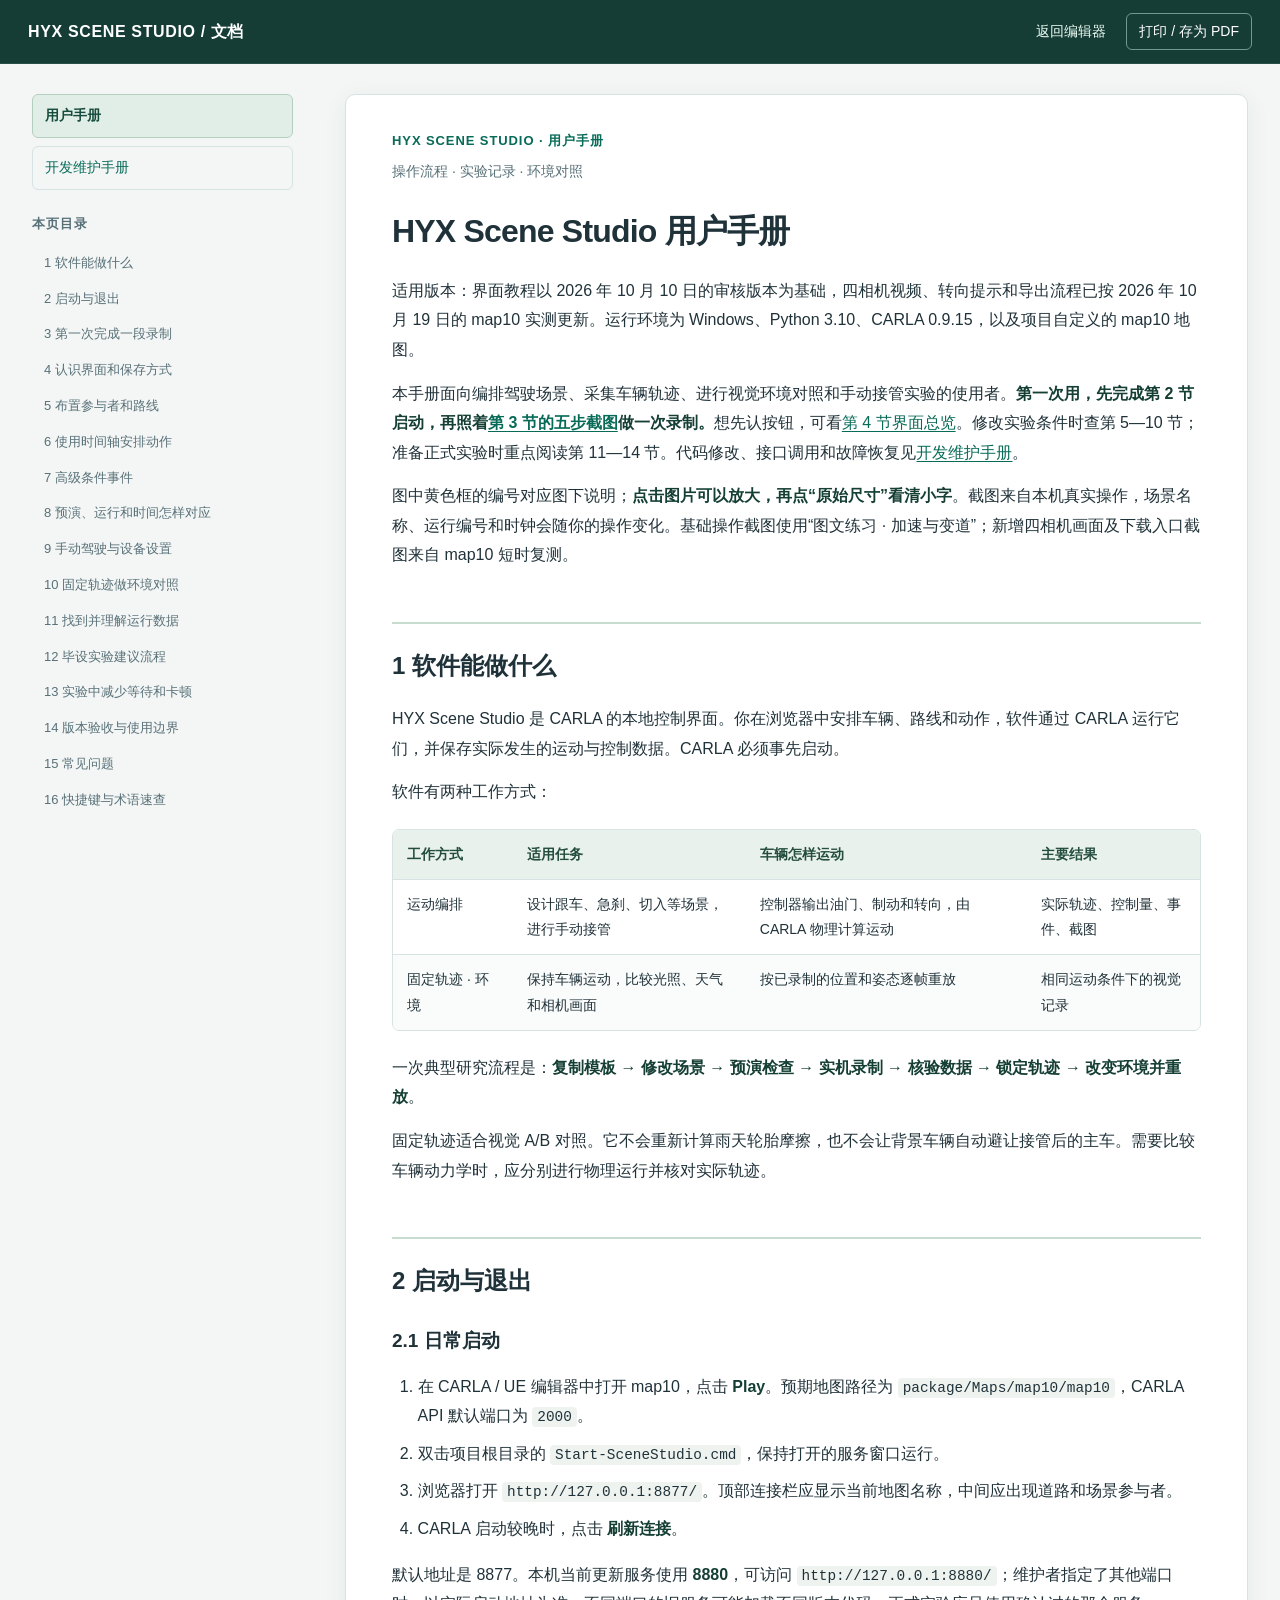
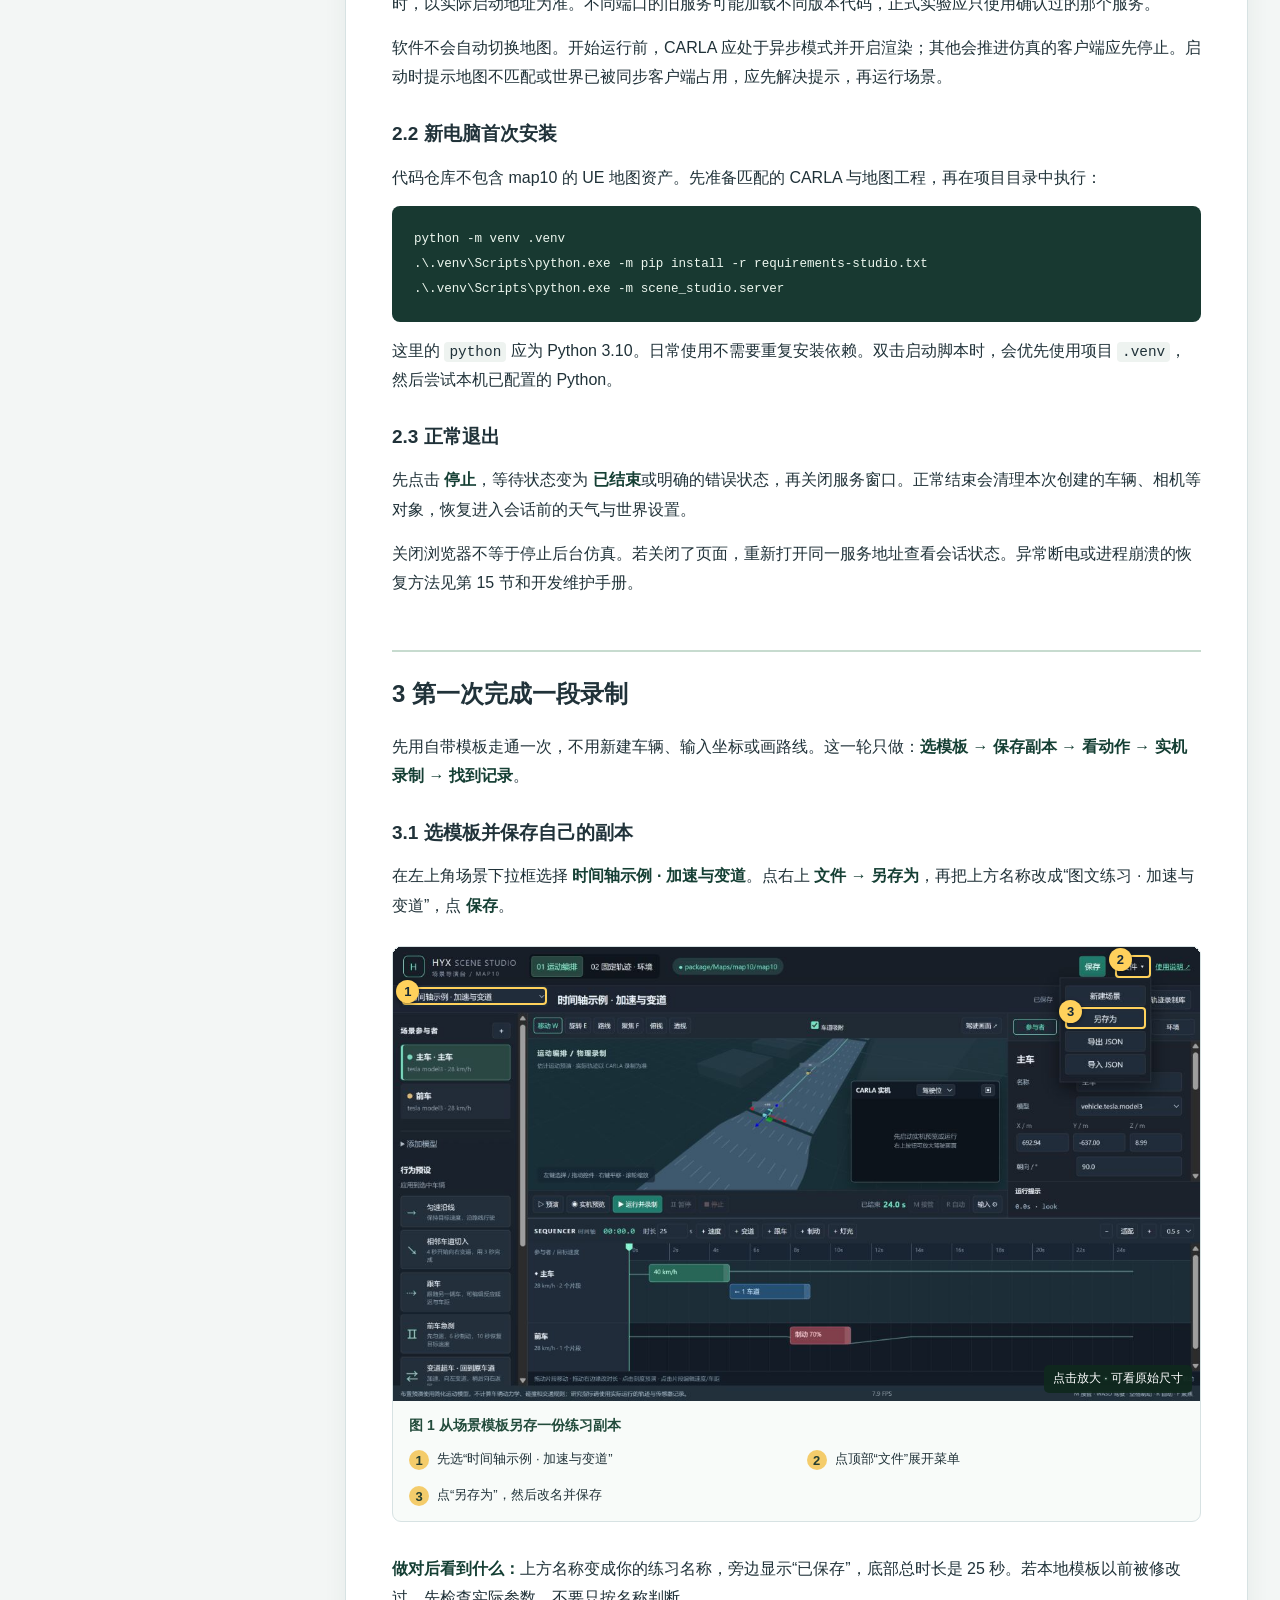
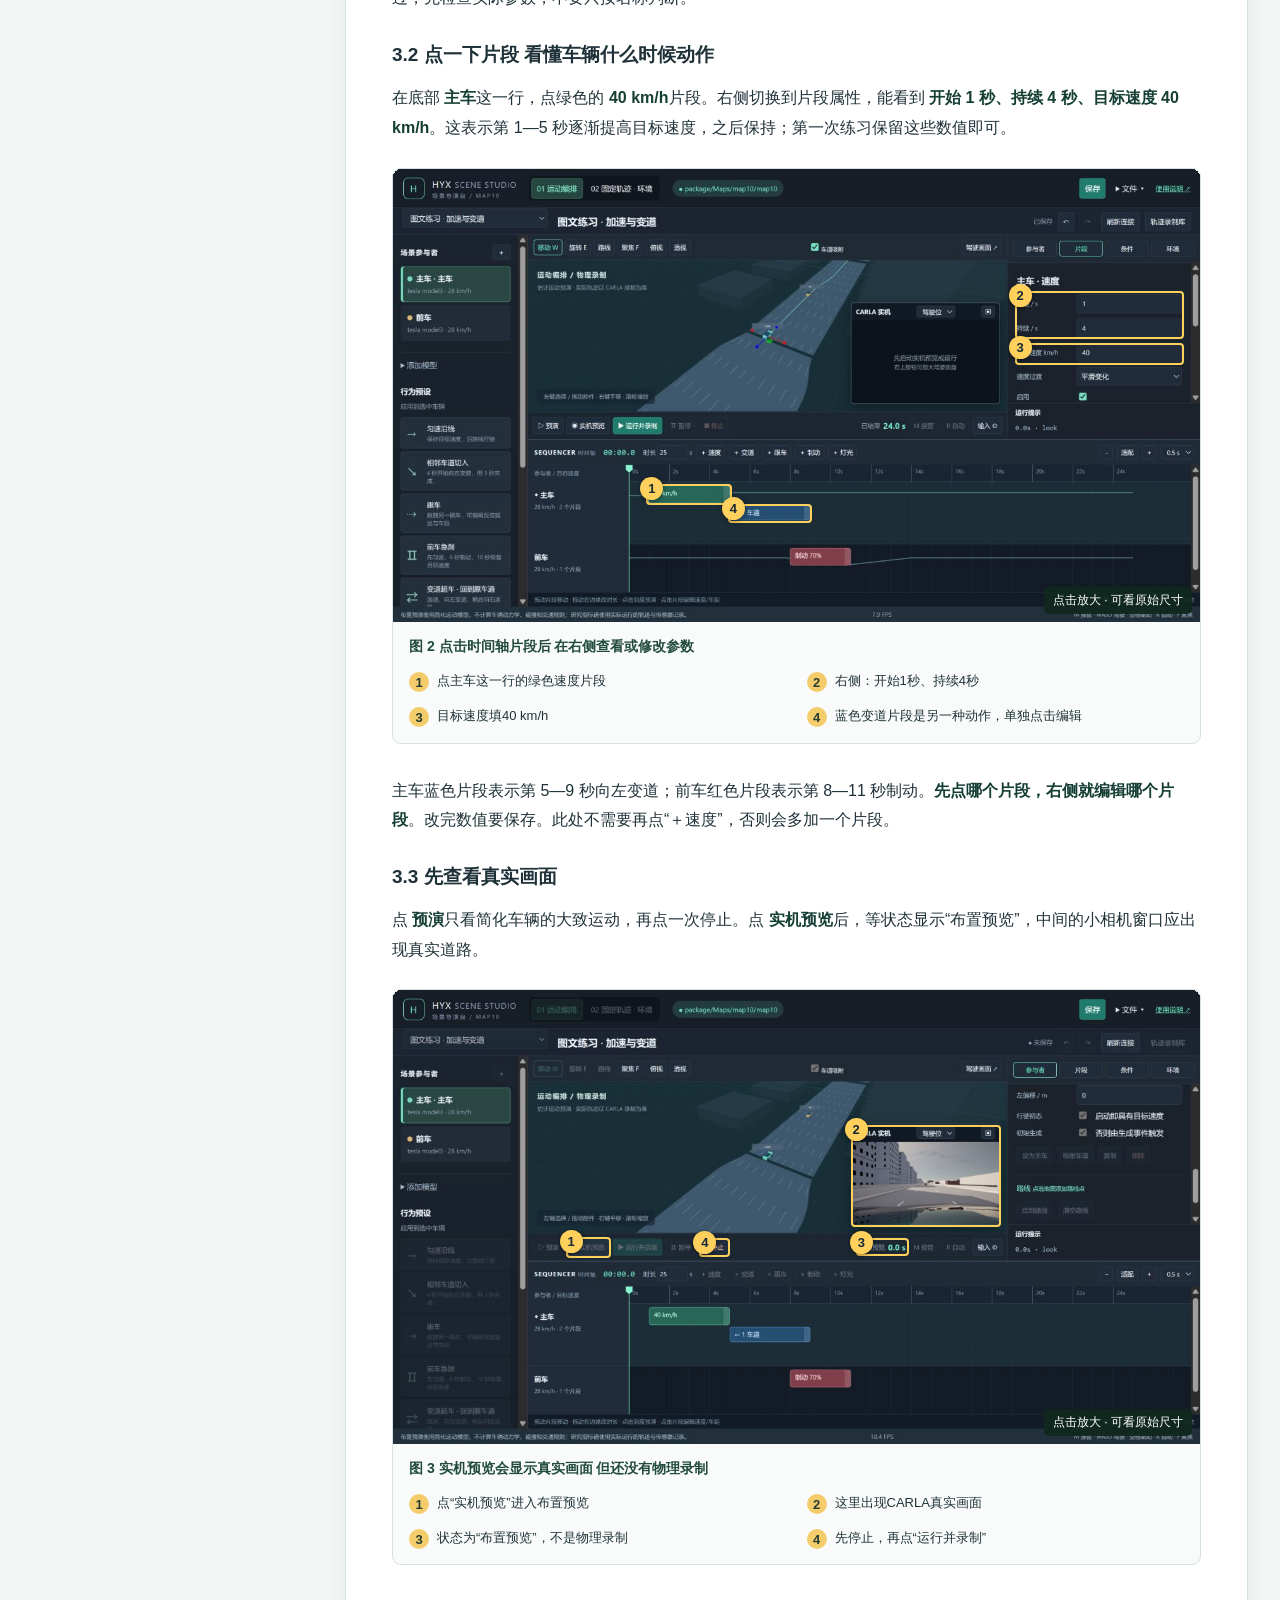
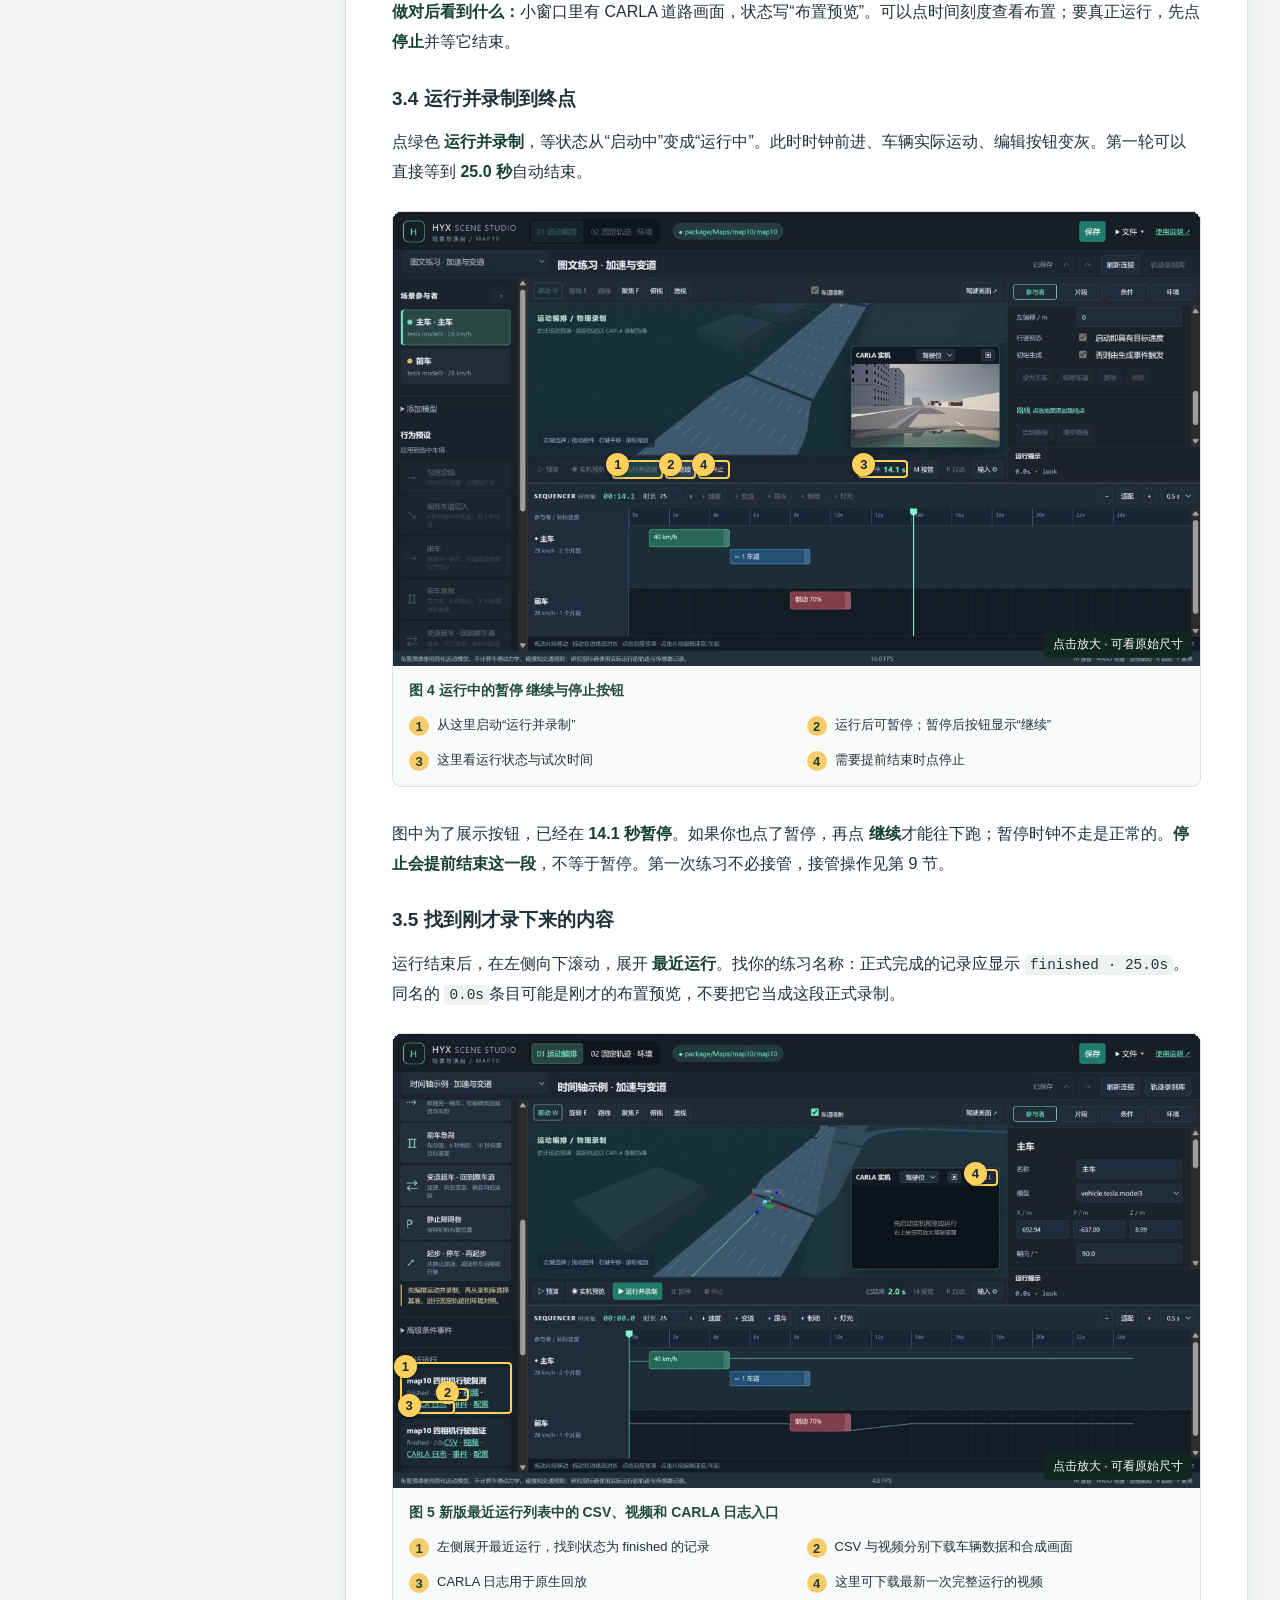
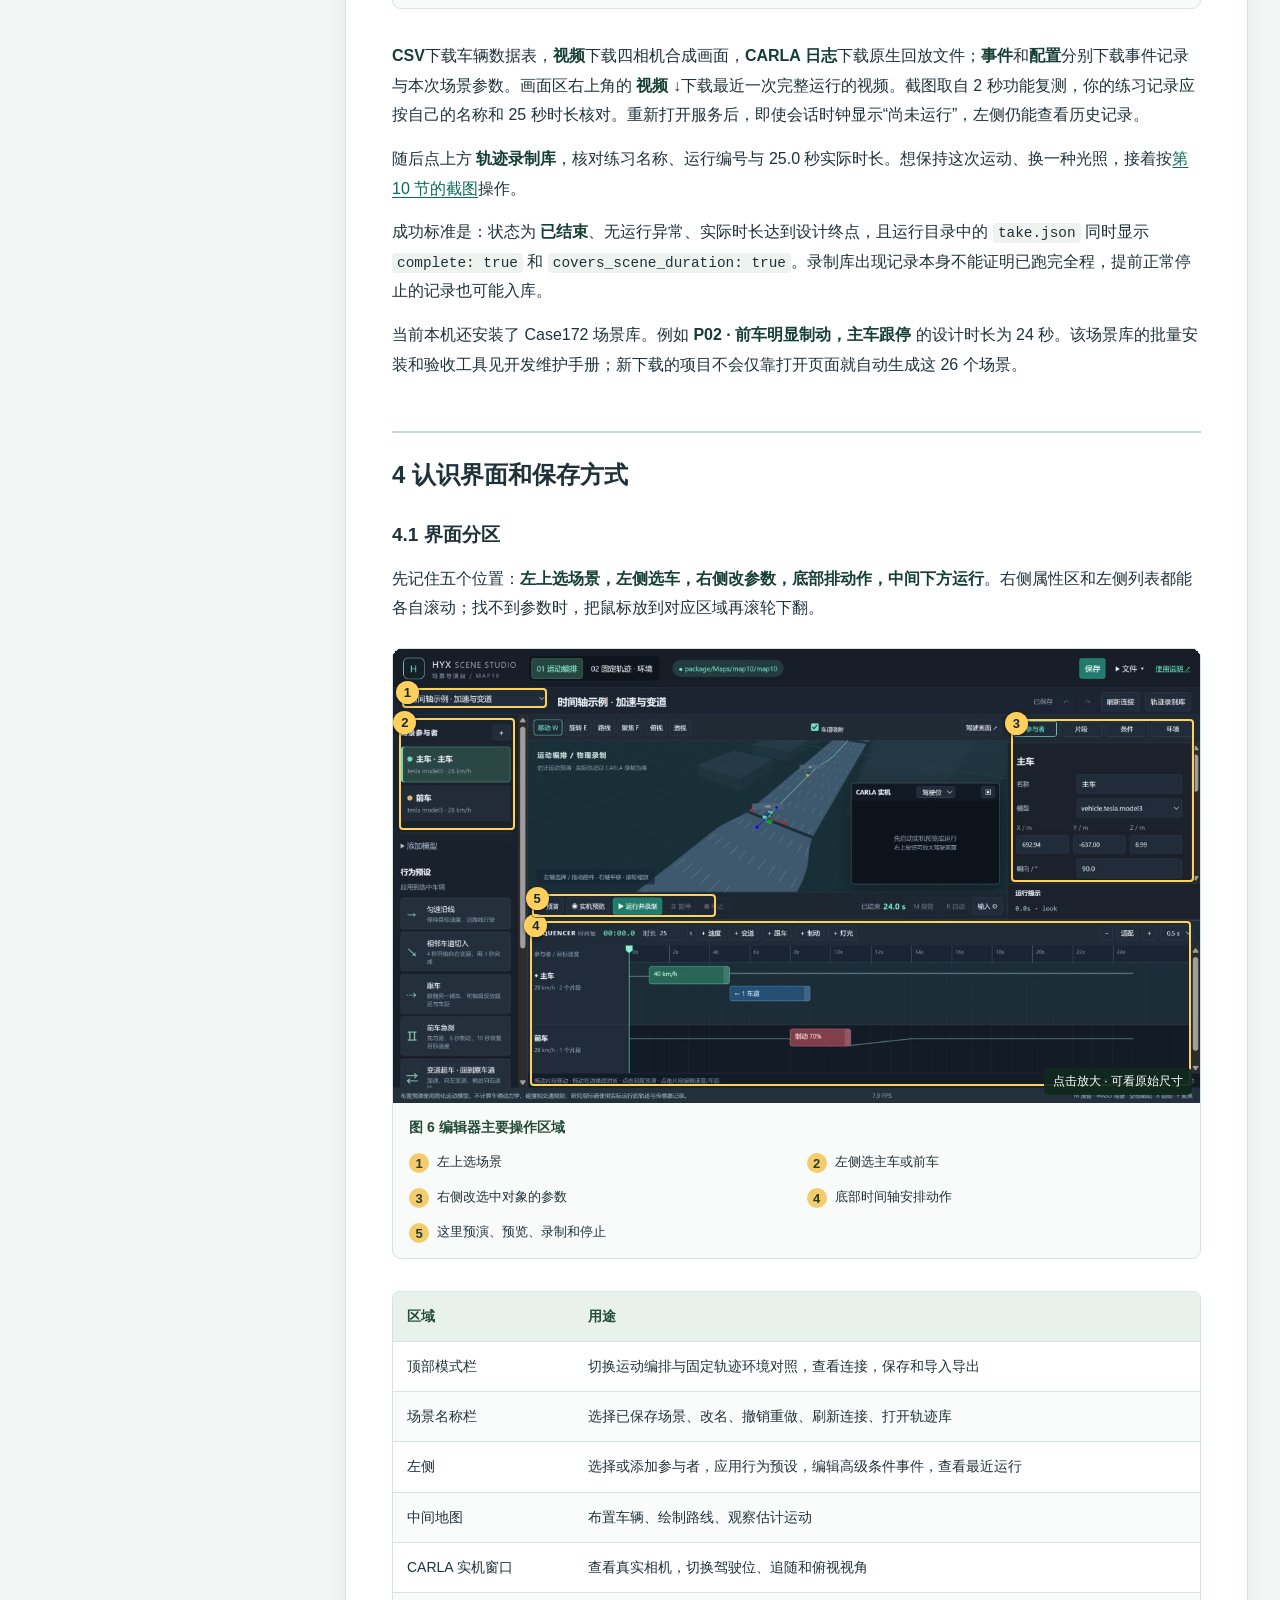
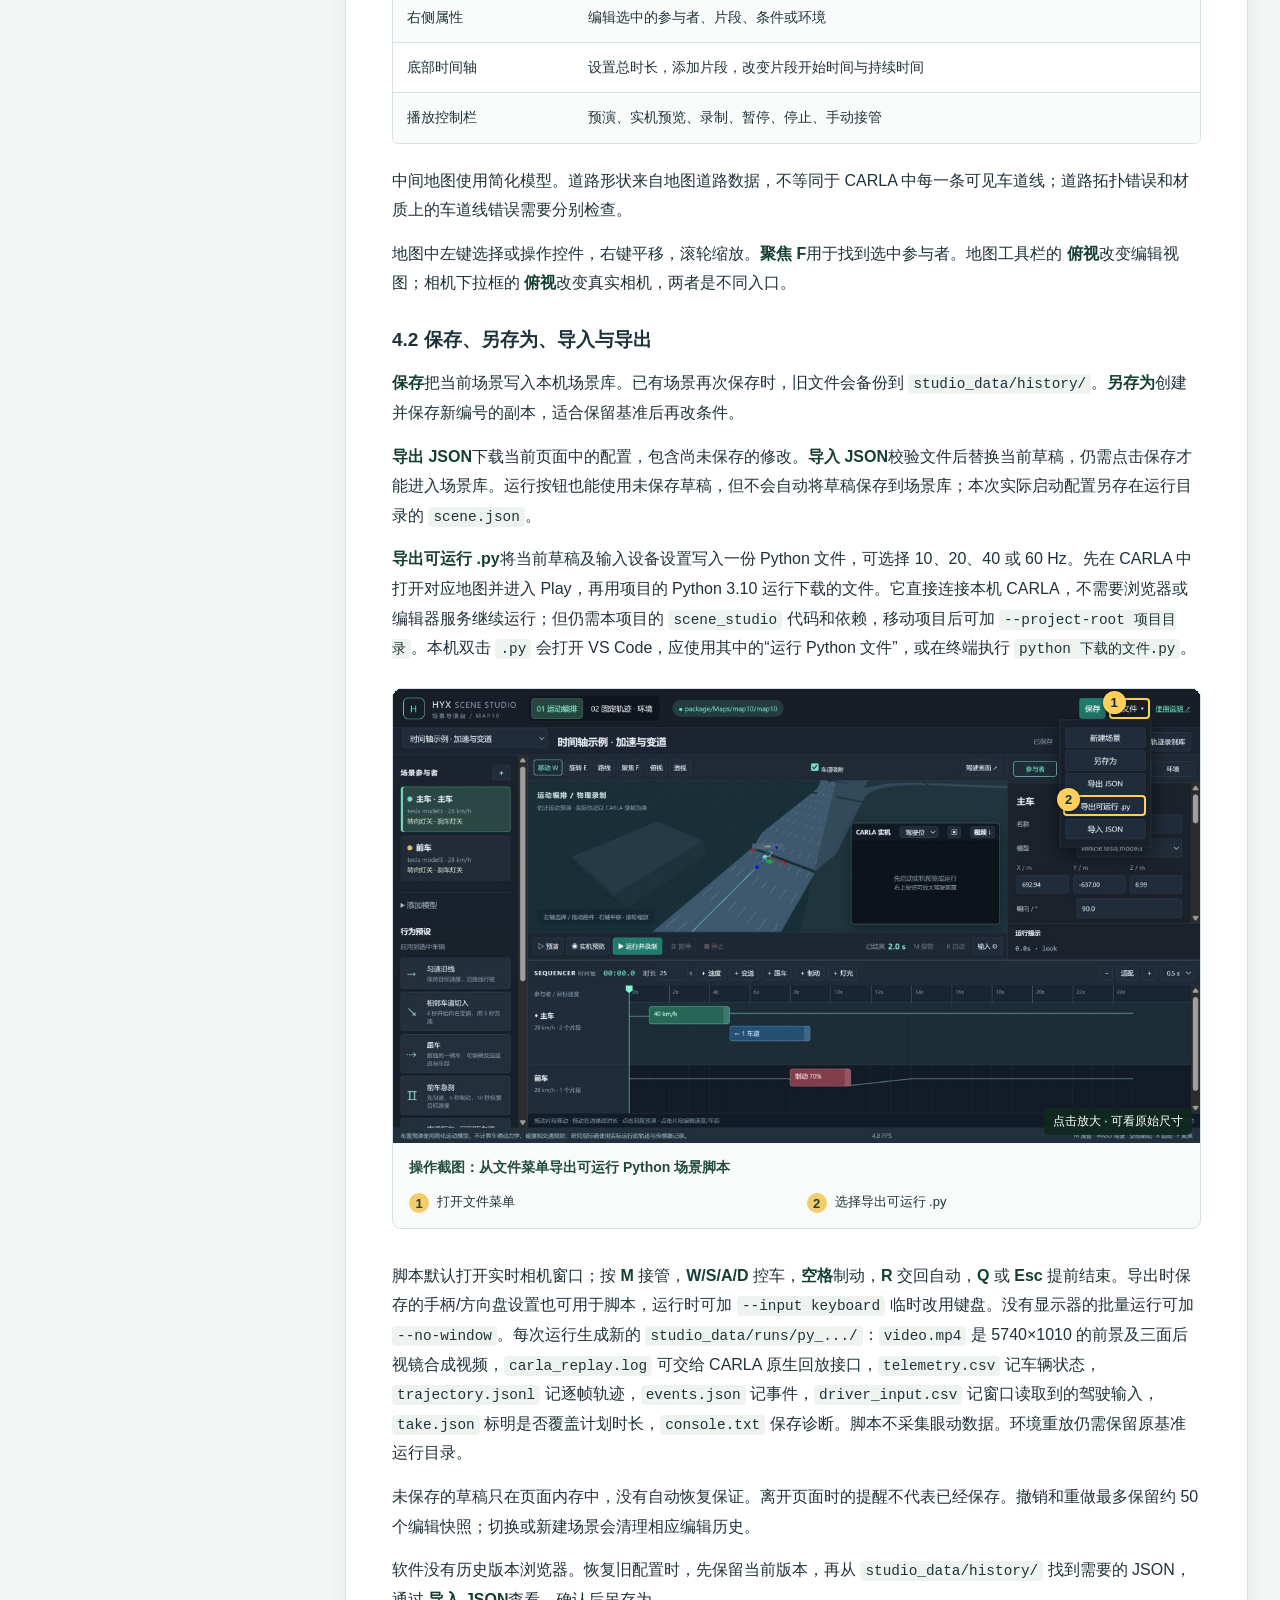
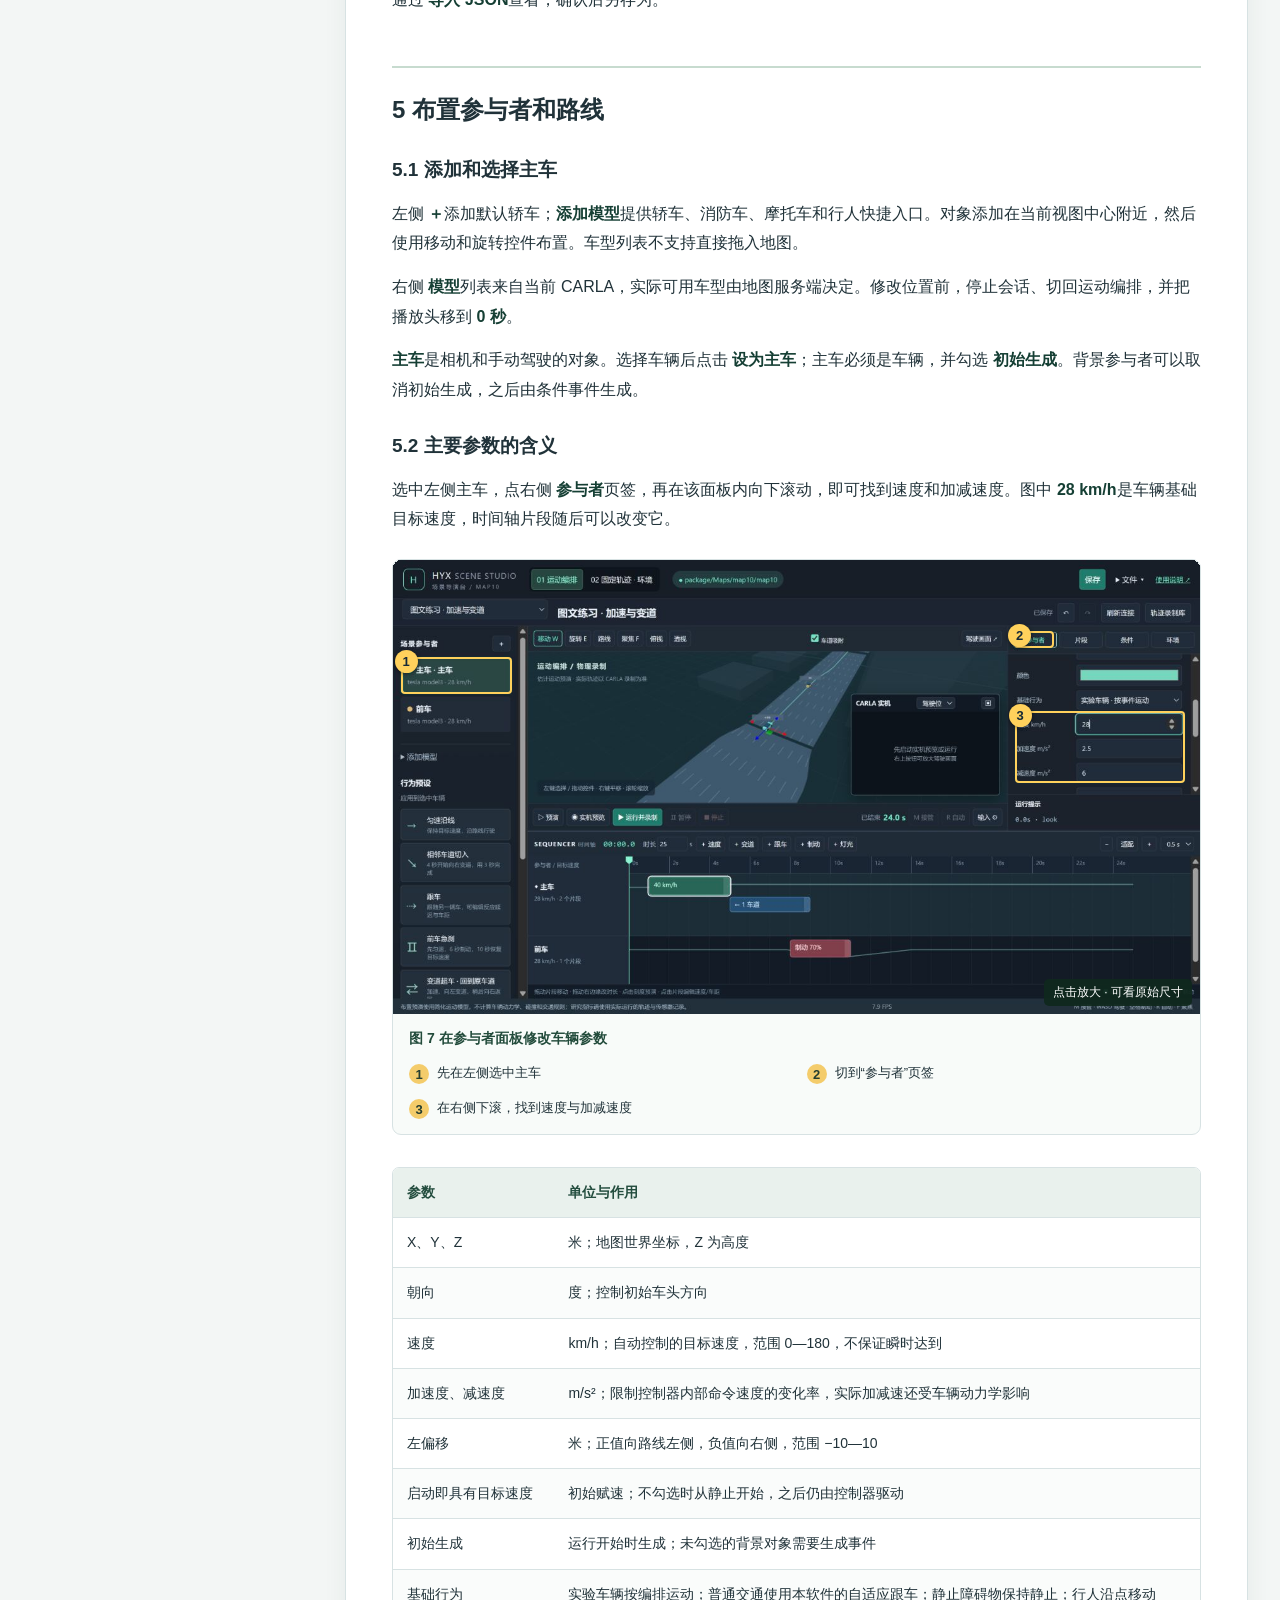
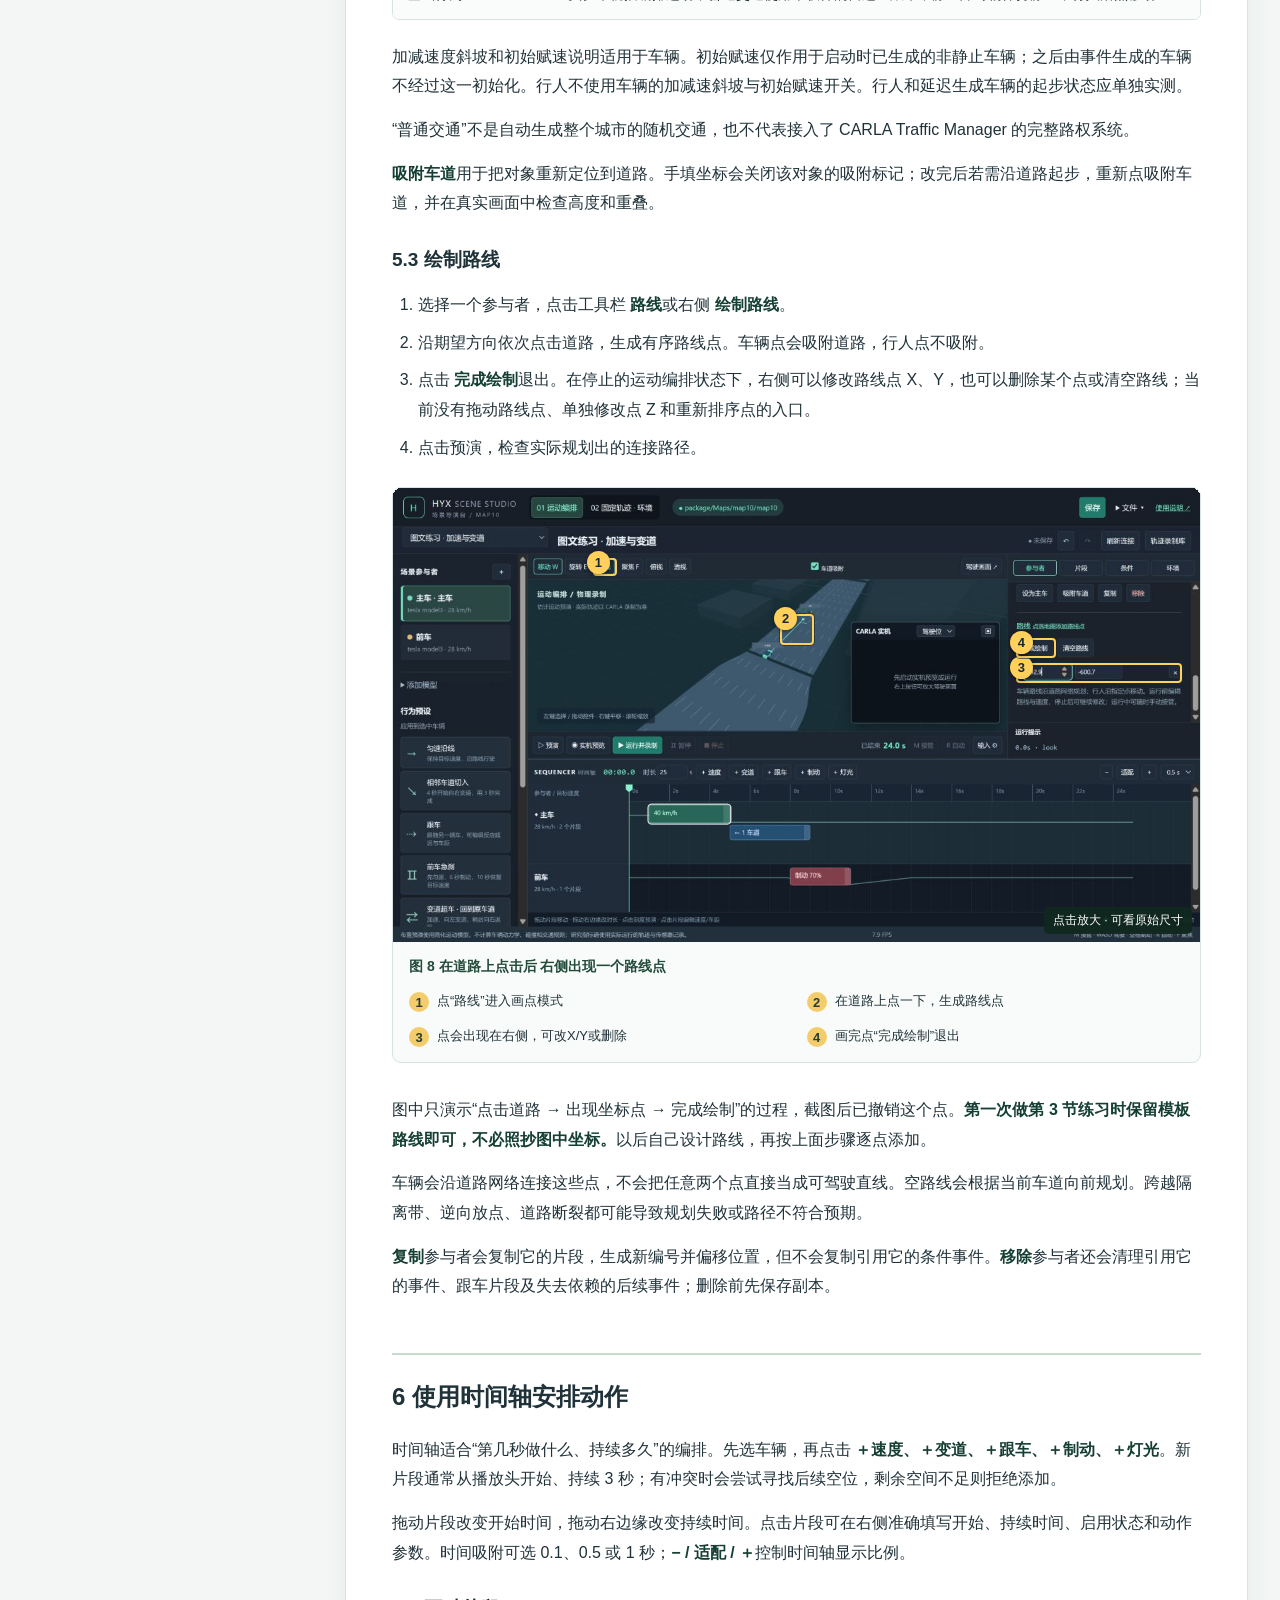
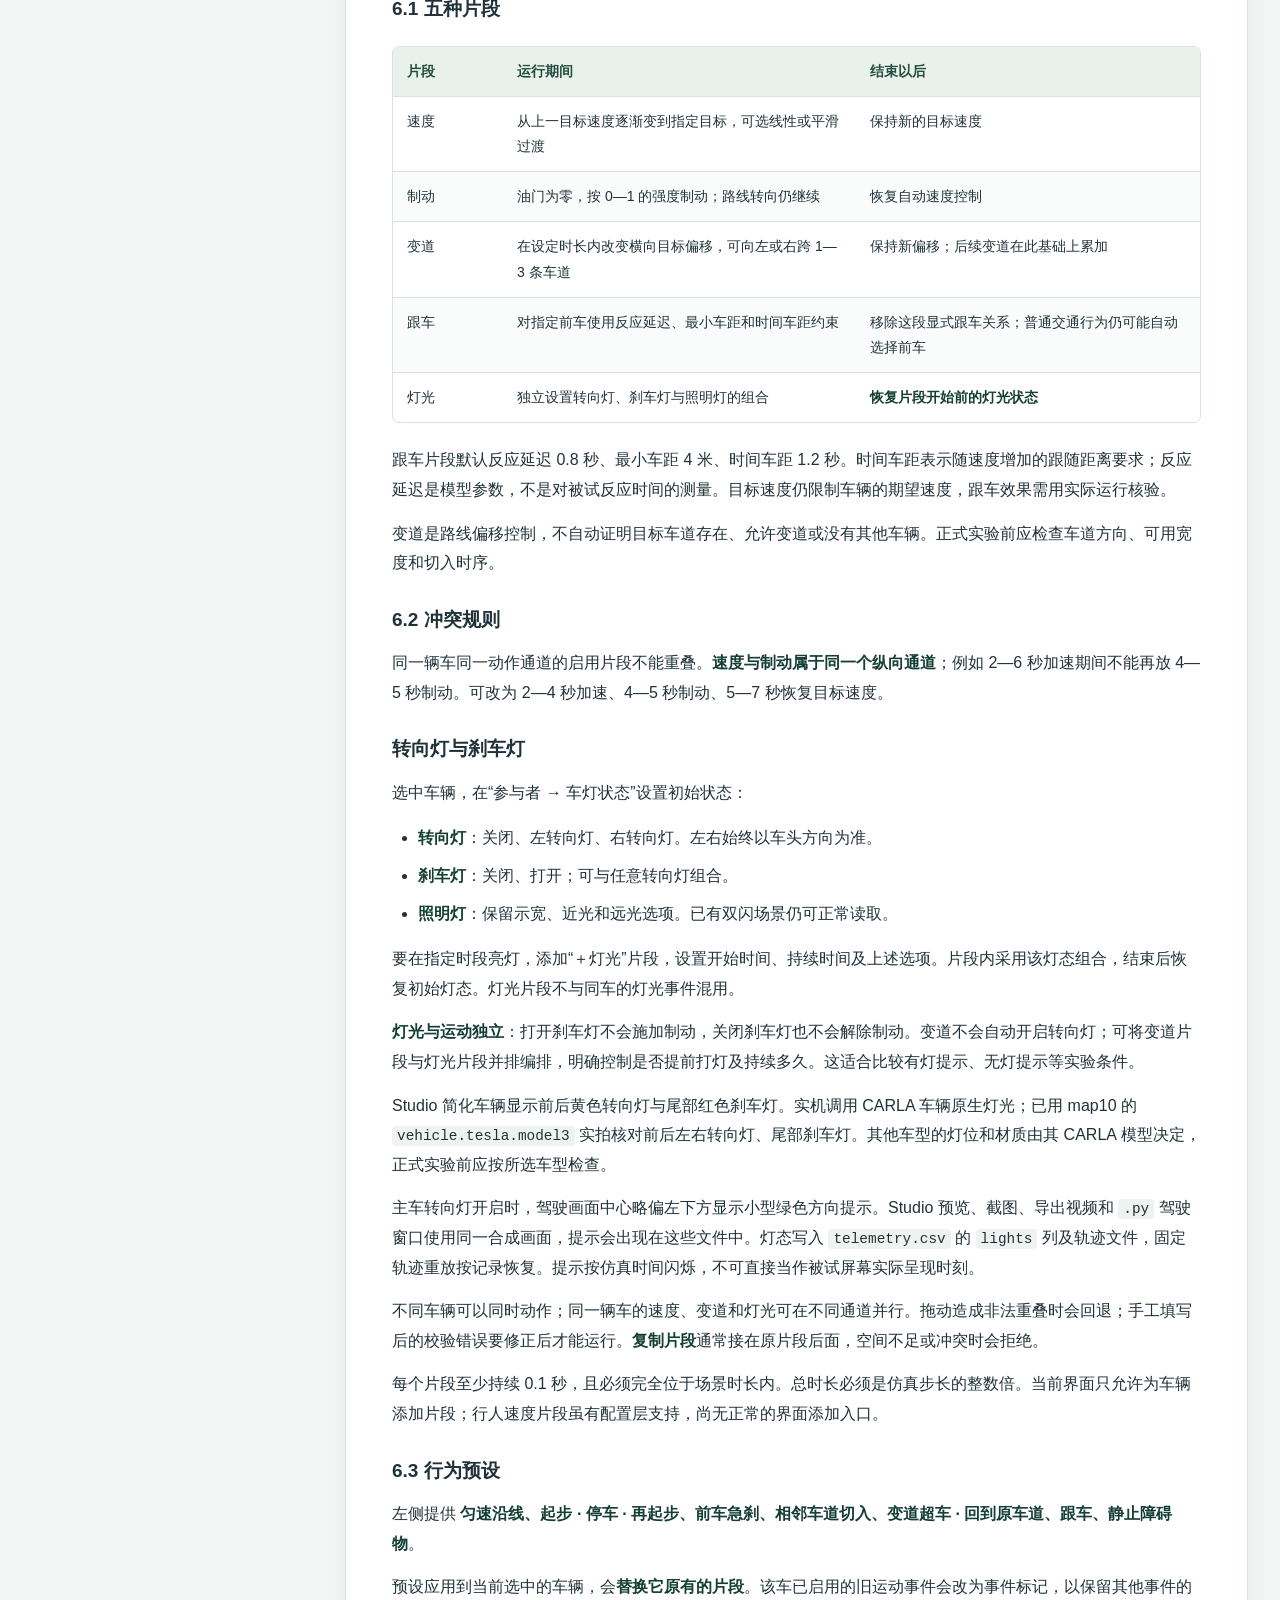
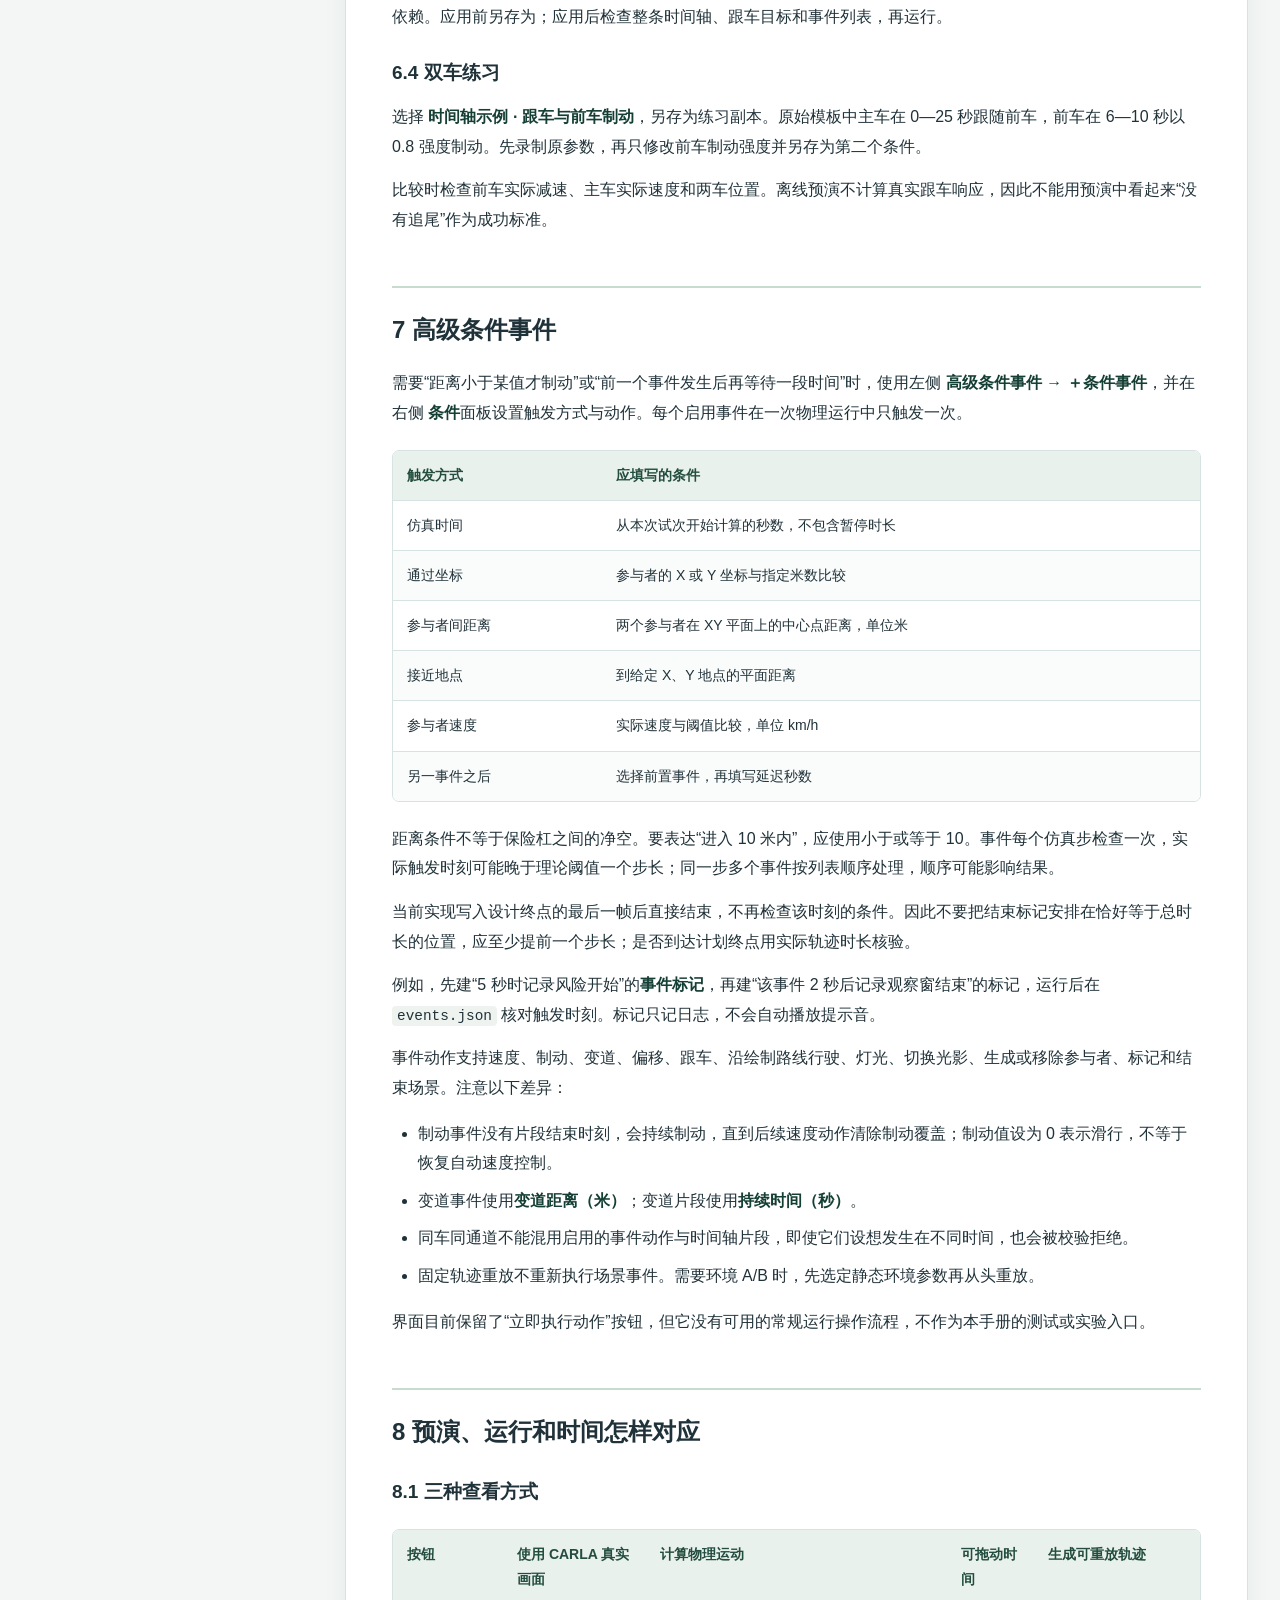
<file: scene_studio/web/guide.html>
<!doctype html>
<!-- Generated by tools/build_manuals.py from docs/user-manual.md. Edit the Markdown source. -->
<html lang="zh-CN"><head><meta charset="utf-8"><meta name="viewport" content="width=device-width, initial-scale=1">
<meta name="description" content="HYX Scene Studio 用户手册：操作流程 · 实验记录 · 环境对照"><title>用户手册 · HYX Scene Studio</title><style>
:root{color-scheme:light;--ink:#203239;--muted:#587078;--line:#d7e2e3;--green:#086b58;--paper:#fff;--bg:#f3f6f5}
*{box-sizing:border-box}html{scroll-padding-top:90px}body{margin:0;color:var(--ink);background:var(--bg);font:16px/1.85 "Microsoft YaHei","Noto Sans CJK SC",sans-serif}
a{color:var(--green);text-underline-offset:3px}a:hover{text-decoration-thickness:2px}a:focus-visible,button:focus-visible,summary:focus-visible{outline:3px solid #cb9619;outline-offset:4px}
.topbar{position:sticky;top:0;z-index:5;min-height:64px;padding:12px 28px;display:flex;align-items:center;justify-content:space-between;gap:20px;background:#153d35;color:white;border-bottom:1px solid #295046}
.brand{font-weight:700;letter-spacing:.04em}.topbar a{color:#f0fff7;text-decoration:none}.actions{display:flex;align-items:center;gap:20px;font-size:14px}.actions button{font:inherit;padding:5px 12px;border:1px solid #72998d;border-radius:6px;background:transparent;color:white;cursor:pointer}
.layout{max-width:1510px;margin:auto;display:grid;grid-template-columns:275px minmax(0,1fr);gap:38px;padding:30px 32px 80px}.sidebar{position:sticky;top:92px;align-self:start;max-height:calc(100vh - 118px);overflow-y:auto;padding-right:14px;scrollbar-width:thin}
.manual-switch{display:grid;gap:8px;margin-bottom:22px}.manual-switch a{padding:8px 12px;border-radius:6px;text-decoration:none;border:1px solid var(--line);font-size:14px}.manual-switch a[aria-current=page]{background:#e0eee7;color:#154c3d;font-weight:bold;border-color:#b4cfbd}
.toc-title,summary{font-size:13px;color:var(--muted);font-weight:bold;letter-spacing:.08em}.toc ul{padding:0;margin:12px 0;list-style:none}.toc li{margin:5px 0;line-height:1.6}.toc a{display:block;text-decoration:none;font-size:13px;padding:5px 10px;border-left:2px solid transparent;color:var(--muted)}.toc a:hover,.toc a.active{color:var(--green);background:#e9f0eb;border-left-color:var(--green)}
.article-shell{min-width:0;background:var(--paper);padding:34px 46px 50px;border:1px solid var(--line);border-radius:10px;box-shadow:0 5px 24px #173d3510}.kicker{color:var(--green);font-size:13px;font-weight:bold;letter-spacing:.07em;margin:0 0 6px}.subtitle{color:var(--muted);font-size:14px;margin:0 0 24px}
h1{font-size:32px;line-height:1.4;letter-spacing:-.025em;margin:10px 0 22px}h2{font-size:24px;line-height:1.5;margin:52px 0 20px;padding-top:24px;border-top:2px solid #c7dbcf}h3{font-size:19px;line-height:1.5;margin:28px 0 14px}p{margin:14px 0}li{margin:8px 0}ol,ul{padding-left:1.6em}li>p{margin:7px 0}strong{font-weight:700;color:#153f34}
code{font: .9em/1.7 Consolas,"Microsoft YaHei",monospace;background:#eef3f0;padding:2px 5px;border-radius:4px;overflow-wrap:anywhere}pre{padding:20px 22px;border-radius:8px;background:#183931;color:#edf7ef;overflow-x:auto;font-size:14px;line-height:1.8}pre code{background:none;color:inherit;padding:0;overflow-wrap:normal;white-space:pre}blockquote{margin:20px 0;padding:8px 18px;border-left:4px solid #92b99c;background:#f0f7f1}
.table-scroll{overflow-x:auto;margin:22px 0;border:1px solid var(--line);border-radius:7px}table{border-collapse:collapse;width:100%;font-size:14px;line-height:1.8}th,td{padding:12px 14px;text-align:left;vertical-align:top;border-bottom:1px solid var(--line);overflow-wrap:anywhere}th{background:#e9f1ed;color:#234d3e;font-weight:700}tr:last-child td{border-bottom:0}tbody tr:nth-child(even){background:#fafcfb}td:first-child{min-width:110px}td code{font-size:13px}a[data-repo-path]{cursor:help;color:#294f48;text-decoration:underline dotted;font-family:Consolas,"Microsoft YaHei",monospace}
.doc-footer{border-top:1px solid var(--line);padding-top:22px;margin-top:50px;color:var(--muted);font-size:13px}.mobile-toc{display:none}.source-note{font-size:13px;color:var(--muted)}.skip{position:fixed;left:12px;top:-70px;padding:8px;background:#fff;z-index:20}.skip:focus{top:8px}
.manual-figure{margin:25px 0 32px;border:1px solid var(--line);border-radius:9px;overflow:hidden;background:#f8fbf9}.shot-button{display:block;width:100%;padding:0;border:0;background:#17202b;cursor:zoom-in;position:relative;text-align:left}.shot-canvas{position:relative;display:block;width:100%;line-height:0}.shot-canvas img{display:block;width:100%;height:auto}.shot-mark{position:absolute;border:2px solid #ffd15c;border-radius:4px;box-shadow:0 0 0 1px #152c35aa;pointer-events:none}.shot-mark b{position:absolute;left:-8px;top:-9px;display:grid;place-items:center;width:23px;height:23px;background:#ffd15c;color:#162936;border-radius:50%;font:bold 13px/1 sans-serif;box-shadow:0 1px 4px #0007}.zoom-hint{position:absolute;right:8px;bottom:8px;padding:4px 9px;background:#10281eed;color:white;border-radius:5px;font:12px/1.6 sans-serif}.manual-figure figcaption{padding:12px 16px 3px;font-size:14px;font-weight:bold;color:#224b3b}.shot-legend{list-style:none;counter-reset:step;padding:2px 16px 10px!important;margin:0;display:grid;grid-template-columns:1fr 1fr;gap:3px 20px;font-size:13px;line-height:1.7}.shot-legend li{counter-increment:step;position:relative;padding-left:28px;margin:5px 0}.shot-legend li:before{content:counter(step);position:absolute;left:0;top:2px;display:grid;place-items:center;width:20px;height:20px;background:#f4cc6b;color:#253e30;border-radius:50%;font-weight:bold}
.shot-dialog{width:96vw;max-width:1500px;max-height:94vh;padding:0;border:1px solid #577d6c;border-radius:10px;background:#13251f;color:#fff}.shot-dialog::backdrop{background:#071811d9}.viewer-toolbar{display:flex;align-items:center;justify-content:space-between;gap:10px;padding:10px 16px;font-size:14px}.viewer-toolbar button{padding:7px 13px;border:1px solid #88ac99;border-radius:5px;background:#294a3b;color:#fff;cursor:pointer}.viewer-pan{overflow:auto;max-height:calc(94vh - 105px);background:#111b25}.viewer-pan .shot-canvas{margin:auto}.viewer-pan.original .shot-canvas{width:var(--original-width,1280px);max-width:none}.viewer-note{margin:0;padding:8px 16px;font-size:12px;color:#ccdfd2}
@media(max-width:760px){.shot-legend{grid-template-columns:1fr}.shot-mark{border-width:1px}.shot-mark b{width:18px;height:18px;font-size:11px;left:-5px;top:-6px}.viewer-toolbar{font-size:12px;flex-wrap:wrap}.zoom-hint{font-size:10px}}
@media print{.shot-button{break-inside:avoid}.manual-figure{break-inside:avoid}.zoom-hint,.shot-dialog{display:none}.shot-mark{border-color:#9b6600}.shot-legend{font-size:9pt}}
@media(min-width:1600px){.article-shell{padding-left:62px;padding-right:62px}}
@media(max-width:1000px){.layout{grid-template-columns:220px minmax(0,1fr);gap:22px;padding:24px 20px 60px}.article-shell{padding:28px}.topbar{padding:12px 20px}h1{font-size:28px}}
@media(max-width:760px){.topbar{position:static;padding:12px 16px;flex-wrap:wrap;gap:8px}.brand{font-size:15px}.actions{gap:16px;font-size:13px}.layout{display:block;padding:16px 12px 40px}.sidebar{position:static;max-height:none;padding:0}.sidebar>.toc-title,.sidebar>.toc{display:none}.manual-switch{grid-template-columns:1fr 1fr;gap:8px;margin:0 0 14px}.manual-switch a{font-size:13px;padding:8px}.mobile-toc{display:block;border:1px solid var(--line);padding:10px 14px;border-radius:6px;margin-bottom:14px}.article-shell{padding:22px 18px}.kicker{font-size:11px}h1{font-size:26px}h2{font-size:22px;margin-top:38px}h3{font-size:18px}body{font-size:15px}table{min-width:540px}pre{padding:14px;font-size:12px}html{scroll-padding-top:16px}}
@media print{body{background:#fff;color:#000;font-size:10.5pt;line-height:1.65}.topbar,.sidebar,.skip{display:none}.layout{display:block;padding:0;max-width:none}.article-shell{padding:0;border:none;box-shadow:none}.subtitle,.kicker{font-size:9pt}h1{font-size:24pt}h2{font-size:17pt;margin-top:24pt;padding-top:12pt;break-after:avoid}h3{font-size:13pt;break-after:avoid}pre{white-space:pre-wrap;background:#f1f4f1;color:#111}pre code{white-space:pre-wrap}table{min-width:0;font-size:9pt}thead{display:table-header-group}tr{break-inside:avoid}.table-scroll{overflow:visible;border:0}a{color:#000;text-decoration:none}.doc-footer{font-size:9pt}}
</style></head>
<body><a class="skip" href="#content">跳到正文</a>
<header class="topbar"><span class="brand">HYX SCENE STUDIO <span aria-hidden="true"> / </span> 文档</span><div class="actions"><a href="/">返回编辑器</a><button type="button" onclick="window.print()">打印 / 存为 PDF</button></div></header>
<div class="layout"><aside class="sidebar" aria-label="手册导航"><nav class="manual-switch"><a href="guide.html" aria-current="page">用户手册</a><a href="maintenance.html">开发维护手册</a></nav><div class="toc-title">本页目录</div><div class="toc">
<ul>
<li><a href="#1">1 软件能做什么</a></li>
<li><a href="#2">2 启动与退出</a></li>
<li><a href="#3">3 第一次完成一段录制</a></li>
<li><a href="#4">4 认识界面和保存方式</a></li>
<li><a href="#5">5 布置参与者和路线</a></li>
<li><a href="#6">6 使用时间轴安排动作</a></li>
<li><a href="#7">7 高级条件事件</a></li>
<li><a href="#8">8 预演、运行和时间怎样对应</a></li>
<li><a href="#9">9 手动驾驶与设备设置</a></li>
<li><a href="#10">10 固定轨迹做环境对照</a></li>
<li><a href="#11">11 找到并理解运行数据</a></li>
<li><a href="#12">12 毕设实验建议流程</a></li>
<li><a href="#13">13 实验中减少等待和卡顿</a></li>
<li><a href="#14">14 版本验收与使用边界</a></li>
<li><a href="#15">15 常见问题</a></li>
<li><a href="#16">16 快捷键与术语速查</a></li>
</ul>
</div>
<details class="mobile-toc"><summary>展开本页目录</summary><div class="toc">
<ul>
<li><a href="#1">1 软件能做什么</a></li>
<li><a href="#2">2 启动与退出</a></li>
<li><a href="#3">3 第一次完成一段录制</a></li>
<li><a href="#4">4 认识界面和保存方式</a></li>
<li><a href="#5">5 布置参与者和路线</a></li>
<li><a href="#6">6 使用时间轴安排动作</a></li>
<li><a href="#7">7 高级条件事件</a></li>
<li><a href="#8">8 预演、运行和时间怎样对应</a></li>
<li><a href="#9">9 手动驾驶与设备设置</a></li>
<li><a href="#10">10 固定轨迹做环境对照</a></li>
<li><a href="#11">11 找到并理解运行数据</a></li>
<li><a href="#12">12 毕设实验建议流程</a></li>
<li><a href="#13">13 实验中减少等待和卡顿</a></li>
<li><a href="#14">14 版本验收与使用边界</a></li>
<li><a href="#15">15 常见问题</a></li>
<li><a href="#16">16 快捷键与术语速查</a></li>
</ul>
</div>
</details></aside>
<main id="content" class="article-shell"><p class="kicker">HYX SCENE STUDIO · 用户手册</p><p class="subtitle">操作流程 · 实验记录 · 环境对照</p><h1 id="hyx-scene-studio">HYX Scene Studio 用户手册</h1>
<p>适用版本：界面教程以 2026 年 10 月 10 日的审核版本为基础，四相机视频、转向提示和导出流程已按 2026 年 10 月 19 日的 map10 实测更新。运行环境为 Windows、Python 3.10、CARLA 0.9.15，以及项目自定义的 map10 地图。</p>
<p>本手册面向编排驾驶场景、采集车辆轨迹、进行视觉环境对照和手动接管实验的使用者。<strong>第一次用，先完成第 2 节启动，再照着<a href="#3">第 3 节的五步截图</a>做一次录制。</strong>想先认按钮，可看<a href="#4">第 4 节界面总览</a>。修改实验条件时查第 5—10 节；准备正式实验时重点阅读第 11—14 节。代码修改、接口调用和故障恢复见<a href="maintenance.html">开发维护手册</a>。</p>
<p>图中黄色框的编号对应图下说明；<strong>点击图片可以放大，再点“原始尺寸”看清小字</strong>。截图来自本机真实操作，场景名称、运行编号和时钟会随你的操作变化。基础操作截图使用“图文练习 · 加速与变道”；新增四相机画面及下载入口截图来自 map10 短时复测。</p>
<h2 id="1">1 软件能做什么</h2>
<p>HYX Scene Studio 是 CARLA 的本地控制界面。你在浏览器中安排车辆、路线和动作，软件通过 CARLA 运行它们，并保存实际发生的运动与控制数据。CARLA 必须事先启动。</p>
<p>软件有两种工作方式：</p>
<div class="table-scroll"><table>
<thead>
<tr>
<th>工作方式</th>
<th>适用任务</th>
<th>车辆怎样运动</th>
<th>主要结果</th>
</tr>
</thead>
<tbody>
<tr>
<td>运动编排</td>
<td>设计跟车、急刹、切入等场景，进行手动接管</td>
<td>控制器输出油门、制动和转向，由 CARLA 物理计算运动</td>
<td>实际轨迹、控制量、事件、截图</td>
</tr>
<tr>
<td>固定轨迹 · 环境</td>
<td>保持车辆运动，比较光照、天气和相机画面</td>
<td>按已录制的位置和姿态逐帧重放</td>
<td>相同运动条件下的视觉记录</td>
</tr>
</tbody>
</table></div>
<p>一次典型研究流程是：<strong>复制模板 → 修改场景 → 预演检查 → 实机录制 → 核验数据 → 锁定轨迹 → 改变环境并重放</strong>。</p>
<p>固定轨迹适合视觉 A/B 对照。它不会重新计算雨天轮胎摩擦，也不会让背景车辆自动避让接管后的主车。需要比较车辆动力学时，应分别进行物理运行并核对实际轨迹。</p>
<h2 id="2">2 启动与退出</h2>
<h3 id="21">2.1 日常启动</h3>
<ol>
<li>在 CARLA / UE 编辑器中打开 map10，点击 <strong>Play</strong>。预期地图路径为 <code>package/Maps/map10/map10</code>，CARLA API 默认端口为 <code>2000</code>。</li>
<li>双击项目根目录的 <code>Start-SceneStudio.cmd</code>，保持打开的服务窗口运行。</li>
<li>浏览器打开 <code>http://127.0.0.1:8877/</code>。顶部连接栏应显示当前地图名称，中间应出现道路和场景参与者。</li>
<li>CARLA 启动较晚时，点击 <strong>刷新连接</strong>。</li>
</ol>
<p>默认地址是 8877。本机当前更新服务使用 <strong>8880</strong>，可访问 <code>http://127.0.0.1:8880/</code>；维护者指定了其他端口时，以实际启动地址为准。不同端口的旧服务可能加载不同版本代码，正式实验应只使用确认过的那个服务。</p>
<p>软件不会自动切换地图。开始运行前，CARLA 应处于异步模式并开启渲染；其他会推进仿真的客户端应先停止。启动时提示地图不匹配或世界已被同步客户端占用，应先解决提示，再运行场景。</p>
<h3 id="22">2.2 新电脑首次安装</h3>
<p>代码仓库不包含 map10 的 UE 地图资产。先准备匹配的 CARLA 与地图工程，再在项目目录中执行：</p>
<pre><code class="language-powershell">python -m venv .venv
.\.venv\Scripts\python.exe -m pip install -r requirements-studio.txt
.\.venv\Scripts\python.exe -m scene_studio.server
</code></pre>
<p>这里的 <code>python</code> 应为 Python 3.10。日常使用不需要重复安装依赖。双击启动脚本时，会优先使用项目 <code>.venv</code>，然后尝试本机已配置的 Python。</p>
<h3 id="23">2.3 正常退出</h3>
<p>先点击 <strong>停止</strong>，等待状态变为 <strong>已结束</strong>或明确的错误状态，再关闭服务窗口。正常结束会清理本次创建的车辆、相机等对象，恢复进入会话前的天气与世界设置。</p>
<p>关闭浏览器不等于停止后台仿真。若关闭了页面，重新打开同一服务地址查看会话状态。异常断电或进程崩溃的恢复方法见第 15 节和开发维护手册。</p>
<h2 id="3">3 第一次完成一段录制</h2>
<p>先用自带模板走通一次，不用新建车辆、输入坐标或画路线。这一轮只做：<strong>选模板 → 保存副本 → 看动作 → 实机录制 → 找到记录</strong>。</p>
<h3 id="31">3.1 选模板并保存自己的副本</h3>
<p>在左上角场景下拉框选择 <strong>时间轴示例 · 加速与变道</strong>。点右上 <strong>文件 → 另存为</strong>，再把上方名称改成“图文练习 · 加速与变道”，点 <strong>保存</strong>。</p>
<figure class="manual-figure"><button class="shot-button" type="button" aria-label="放大：图 1 从场景模板另存一份练习副本"><span class="shot-canvas" style="--original-width:1280px"><img src="manual-assets/02-file-copy.png" alt="图 1 从场景模板另存一份练习副本" width="1280" height="720" loading="lazy"><span class="shot-mark" aria-hidden="true" style="left:1.172%;top:8.889%;width:17.891%;height:4.028%"><b>1</b></span><span class="shot-mark" aria-hidden="true" style="left:89.453%;top:1.944%;width:4.453%;height:5.000%"><b>2</b></span><span class="shot-mark" aria-hidden="true" style="left:83.281%;top:13.194%;width:10.000%;height:5.000%"><b>3</b></span></span><span class="zoom-hint">点击放大 · 可看原始尺寸</span></button><figcaption>图 1 从场景模板另存一份练习副本</figcaption><ol class="shot-legend"><li>先选“时间轴示例 · 加速与变道”</li><li>点顶部“文件”展开菜单</li><li>点“另存为”，然后改名并保存</li></ol></figure>
<p><strong>做对后看到什么：</strong>上方名称变成你的练习名称，旁边显示“已保存”，底部总时长是 25 秒。若本地模板以前被修改过，先检查实际参数，不要只按名称判断。</p>
<h3 id="32">3.2 点一下片段 看懂车辆什么时候动作</h3>
<p>在底部 <strong>主车</strong>这一行，点绿色的 <strong>40 km/h</strong>片段。右侧切换到片段属性，能看到 <strong>开始 1 秒、持续 4 秒、目标速度 40 km/h</strong>。这表示第 1—5 秒逐渐提高目标速度，之后保持；第一次练习保留这些数值即可。</p>
<figure class="manual-figure"><button class="shot-button" type="button" aria-label="放大：图 2 点击时间轴片段后 在右侧查看或修改参数"><span class="shot-canvas" style="--original-width:1280px"><img src="manual-assets/03-speed-clip.png" alt="图 2 点击时间轴片段后 在右侧查看或修改参数" width="1280" height="720" loading="lazy"><span class="shot-mark" aria-hidden="true" style="left:31.406%;top:69.444%;width:10.625%;height:4.722%"><b>1</b></span><span class="shot-mark" aria-hidden="true" style="left:77.031%;top:27.083%;width:21.016%;height:10.417%"><b>2</b></span><span class="shot-mark" aria-hidden="true" style="left:77.031%;top:38.333%;width:20.938%;height:5.000%"><b>3</b></span><span class="shot-mark" aria-hidden="true" style="left:41.484%;top:73.889%;width:10.469%;height:4.167%"><b>4</b></span></span><span class="zoom-hint">点击放大 · 可看原始尺寸</span></button><figcaption>图 2 点击时间轴片段后 在右侧查看或修改参数</figcaption><ol class="shot-legend"><li>点主车这一行的绿色速度片段</li><li>右侧：开始1秒、持续4秒</li><li>目标速度填40 km/h</li><li>蓝色变道片段是另一种动作，单独点击编辑</li></ol></figure>
<p>主车蓝色片段表示第 5—9 秒向左变道；前车红色片段表示第 8—11 秒制动。<strong>先点哪个片段，右侧就编辑哪个片段</strong>。改完数值要保存。此处不需要再点“＋速度”，否则会多加一个片段。</p>
<h3 id="33">3.3 先查看真实画面</h3>
<p>点 <strong>预演</strong>只看简化车辆的大致运动，再点一次停止。点 <strong>实机预览</strong>后，等状态显示“布置预览”，中间的小相机窗口应出现真实道路。</p>
<figure class="manual-figure"><button class="shot-button" type="button" aria-label="放大：图 3 实机预览会显示真实画面 但还没有物理录制"><span class="shot-canvas" style="--original-width:1280px"><img src="manual-assets/06-live-preview.png" alt="图 3 实机预览会显示真实画面 但还没有物理录制" width="1280" height="720" loading="lazy"><span class="shot-mark" aria-hidden="true" style="left:21.406%;top:54.306%;width:5.625%;height:4.722%"><b>1</b></span><span class="shot-mark" aria-hidden="true" style="left:56.719%;top:29.722%;width:18.594%;height:22.361%"><b>2</b></span><span class="shot-mark" aria-hidden="true" style="left:57.344%;top:54.444%;width:6.641%;height:4.028%"><b>3</b></span><span class="shot-mark" aria-hidden="true" style="left:37.969%;top:54.583%;width:3.750%;height:4.167%"><b>4</b></span></span><span class="zoom-hint">点击放大 · 可看原始尺寸</span></button><figcaption>图 3 实机预览会显示真实画面 但还没有物理录制</figcaption><ol class="shot-legend"><li>点“实机预览”进入布置预览</li><li>这里出现CARLA真实画面</li><li>状态为“布置预览”，不是物理录制</li><li>先停止，再点“运行并录制”</li></ol></figure>
<p><strong>做对后看到什么：</strong>小窗口里有 CARLA 道路画面，状态写“布置预览”。可以点时间刻度查看布置；要真正运行，先点 <strong>停止</strong>并等它结束。</p>
<h3 id="34">3.4 运行并录制到终点</h3>
<p>点绿色 <strong>运行并录制</strong>，等状态从“启动中”变成“运行中”。此时时钟前进、车辆实际运动、编辑按钮变灰。第一轮可以直接等到 <strong>25.0 秒</strong>自动结束。</p>
<figure class="manual-figure"><button class="shot-button" type="button" aria-label="放大：图 4 运行中的暂停 继续与停止按钮"><span class="shot-canvas" style="--original-width:1280px"><img src="manual-assets/07-running-paused.png" alt="图 4 运行中的暂停 继续与停止按钮" width="1280" height="720" loading="lazy"><span class="shot-mark" aria-hidden="true" style="left:27.188%;top:54.583%;width:6.250%;height:4.167%"><b>1</b></span><span class="shot-mark" aria-hidden="true" style="left:33.750%;top:54.583%;width:3.828%;height:4.167%"><b>2</b></span><span class="shot-mark" aria-hidden="true" style="left:57.656%;top:54.583%;width:6.172%;height:4.028%"><b>3</b></span><span class="shot-mark" aria-hidden="true" style="left:37.812%;top:54.583%;width:3.906%;height:4.167%"><b>4</b></span></span><span class="zoom-hint">点击放大 · 可看原始尺寸</span></button><figcaption>图 4 运行中的暂停 继续与停止按钮</figcaption><ol class="shot-legend"><li>从这里启动“运行并录制”</li><li>运行后可暂停；暂停后按钮显示“继续”</li><li>这里看运行状态与试次时间</li><li>需要提前结束时点停止</li></ol></figure>
<p>图中为了展示按钮，已经在 <strong>14.1 秒暂停</strong>。如果你也点了暂停，再点 <strong>继续</strong>才能往下跑；暂停时钟不走是正常的。<strong>停止会提前结束这一段</strong>，不等于暂停。第一次练习不必接管，接管操作见第 9 节。</p>
<h3 id="35">3.5 找到刚才录下来的内容</h3>
<p>运行结束后，在左侧向下滚动，展开 <strong>最近运行</strong>。找你的练习名称：正式完成的记录应显示 <code>finished · 25.0s</code>。同名的 <code>0.0s</code>条目可能是刚才的布置预览，不要把它当成这段正式录制。</p>
<figure class="manual-figure"><button class="shot-button" type="button" aria-label="放大：图 5 新版最近运行列表中的 CSV、视频和 CARLA 日志入口"><span class="shot-canvas" style="--original-width:1280px"><img src="manual-assets/10-run-results-current.jpg" alt="图 5 新版最近运行列表中的 CSV、视频和 CARLA 日志入口" width="1280" height="720" loading="lazy"><span class="shot-mark" aria-hidden="true" style="left:0.859%;top:72.222%;width:13.828%;height:11.528%"><b>1</b></span><span class="shot-mark" aria-hidden="true" style="left:6.094%;top:78.056%;width:3.281%;height:2.778%"><b>2</b></span><span class="shot-mark" aria-hidden="true" style="left:1.328%;top:80.833%;width:6.406%;height:2.778%"><b>3</b></span><span class="shot-mark" aria-hidden="true" style="left:71.484%;top:29.722%;width:3.438%;height:3.750%"><b>4</b></span></span><span class="zoom-hint">点击放大 · 可看原始尺寸</span></button><figcaption>图 5 新版最近运行列表中的 CSV、视频和 CARLA 日志入口</figcaption><ol class="shot-legend"><li>左侧展开最近运行，找到状态为 finished 的记录</li><li>CSV 与视频分别下载车辆数据和合成画面</li><li>CARLA 日志用于原生回放</li><li>这里可下载最新一次完整运行的视频</li></ol></figure>
<p><strong>CSV</strong>下载车辆数据表，<strong>视频</strong>下载四相机合成画面，<strong>CARLA 日志</strong>下载原生回放文件；<strong>事件</strong>和<strong>配置</strong>分别下载事件记录与本次场景参数。画面区右上角的 <strong>视频 ↓</strong>下载最近一次完整运行的视频。截图取自 2 秒功能复测，你的练习记录应按自己的名称和 25 秒时长核对。重新打开服务后，即使会话时钟显示“尚未运行”，左侧仍能查看历史记录。</p>
<p>随后点上方 <strong>轨迹录制库</strong>，核对练习名称、运行编号与 25.0 秒实际时长。想保持这次运动、换一种光照，接着按<a href="#10">第 10 节的截图</a>操作。</p>
<p>成功标准是：状态为 <strong>已结束</strong>、无运行异常、实际时长达到设计终点，且运行目录中的 <code>take.json</code> 同时显示 <code>complete: true</code> 和 <code>covers_scene_duration: true</code>。录制库出现记录本身不能证明已跑完全程，提前正常停止的记录也可能入库。</p>
<p>当前本机还安装了 Case172 场景库。例如 <strong>P02 · 前车明显制动，主车跟停</strong> 的设计时长为 24 秒。该场景库的批量安装和验收工具见开发维护手册；新下载的项目不会仅靠打开页面就自动生成这 26 个场景。</p>
<h2 id="4">4 认识界面和保存方式</h2>
<h3 id="41">4.1 界面分区</h3>
<p>先记住五个位置：<strong>左上选场景，左侧选车，右侧改参数，底部排动作，中间下方运行</strong>。右侧属性区和左侧列表都能各自滚动；找不到参数时，把鼠标放到对应区域再滚轮下翻。</p>
<figure class="manual-figure"><button class="shot-button" type="button" aria-label="放大：图 6 编辑器主要操作区域"><span class="shot-canvas" style="--original-width:1280px"><img src="manual-assets/01-overview.png" alt="图 6 编辑器主要操作区域" width="1280" height="720" loading="lazy"><span class="shot-mark" aria-hidden="true" style="left:1.094%;top:8.611%;width:18.047%;height:4.444%"><b>1</b></span><span class="shot-mark" aria-hidden="true" style="left:0.781%;top:15.139%;width:14.297%;height:24.722%"><b>2</b></span><span class="shot-mark" aria-hidden="true" style="left:76.562%;top:15.556%;width:22.656%;height:35.833%"><b>3</b></span><span class="shot-mark" aria-hidden="true" style="left:17.031%;top:60.000%;width:81.797%;height:36.389%"><b>4</b></span><span class="shot-mark" aria-hidden="true" style="left:17.188%;top:54.028%;width:22.812%;height:5.000%"><b>5</b></span></span><span class="zoom-hint">点击放大 · 可看原始尺寸</span></button><figcaption>图 6 编辑器主要操作区域</figcaption><ol class="shot-legend"><li>左上选场景</li><li>左侧选主车或前车</li><li>右侧改选中对象的参数</li><li>底部时间轴安排动作</li><li>这里预演、预览、录制和停止</li></ol></figure>
<div class="table-scroll"><table>
<thead>
<tr>
<th>区域</th>
<th>用途</th>
</tr>
</thead>
<tbody>
<tr>
<td>顶部模式栏</td>
<td>切换运动编排与固定轨迹环境对照，查看连接，保存和导入导出</td>
</tr>
<tr>
<td>场景名称栏</td>
<td>选择已保存场景、改名、撤销重做、刷新连接、打开轨迹库</td>
</tr>
<tr>
<td>左侧</td>
<td>选择或添加参与者，应用行为预设，编辑高级条件事件，查看最近运行</td>
</tr>
<tr>
<td>中间地图</td>
<td>布置车辆、绘制路线、观察估计运动</td>
</tr>
<tr>
<td>CARLA 实机窗口</td>
<td>查看真实相机，切换驾驶位、追随和俯视视角</td>
</tr>
<tr>
<td>右侧属性</td>
<td>编辑选中的参与者、片段、条件或环境</td>
</tr>
<tr>
<td>底部时间轴</td>
<td>设置总时长，添加片段，改变片段开始时间与持续时间</td>
</tr>
<tr>
<td>播放控制栏</td>
<td>预演、实机预览、录制、暂停、停止、手动接管</td>
</tr>
</tbody>
</table></div>
<p>中间地图使用简化模型。道路形状来自地图道路数据，不等同于 CARLA 中每一条可见车道线；道路拓扑错误和材质上的车道线错误需要分别检查。</p>
<p>地图中左键选择或操作控件，右键平移，滚轮缩放。<strong>聚焦 F</strong>用于找到选中参与者。地图工具栏的 <strong>俯视</strong>改变编辑视图；相机下拉框的 <strong>俯视</strong>改变真实相机，两者是不同入口。</p>
<h3 id="42">4.2 保存、另存为、导入与导出</h3>
<p><strong>保存</strong>把当前场景写入本机场景库。已有场景再次保存时，旧文件会备份到 <code>studio_data/history/</code>。<strong>另存为</strong>创建并保存新编号的副本，适合保留基准后再改条件。</p>
<p><strong>导出 JSON</strong>下载当前页面中的配置，包含尚未保存的修改。<strong>导入 JSON</strong>校验文件后替换当前草稿，仍需点击保存才能进入场景库。运行按钮也能使用未保存草稿，但不会自动将草稿保存到场景库；本次实际启动配置另存在运行目录的 <code>scene.json</code>。</p>
<p><strong>导出可运行 .py</strong>将当前草稿及输入设备设置写入一份 Python 文件，可选择 10、20、40 或 60 Hz。先在 CARLA 中打开对应地图并进入 Play，再用项目的 Python 3.10 运行下载的文件。它直接连接本机 CARLA，不需要浏览器或编辑器服务继续运行；但仍需本项目的 <code>scene_studio</code> 代码和依赖，移动项目后可加 <code>--project-root 项目目录</code>。本机双击 <code>.py</code> 会打开 VS Code，应使用其中的“运行 Python 文件”，或在终端执行 <code>python 下载的文件.py</code>。</p>
<figure class="manual-figure"><button class="shot-button" type="button" aria-label="放大：操作截图：从文件菜单导出可运行 Python 场景脚本"><span class="shot-canvas" style="--original-width:1280px"><img src="manual-assets/16-export-python-menu.jpg" alt="操作截图：从文件菜单导出可运行 Python 场景脚本" width="1280" height="720" loading="lazy"><span class="shot-mark" aria-hidden="true" style="left:88.672%;top:2.083%;width:5.078%;height:4.583%"><b>1</b></span><span class="shot-mark" aria-hidden="true" style="left:83.047%;top:23.333%;width:10.312%;height:4.722%"><b>2</b></span></span><span class="zoom-hint">点击放大 · 可看原始尺寸</span></button><figcaption>操作截图：从文件菜单导出可运行 Python 场景脚本</figcaption><ol class="shot-legend"><li>打开文件菜单</li><li>选择导出可运行 .py</li></ol></figure>
<p>脚本默认打开实时相机窗口；按 <strong>M</strong> 接管，<strong>W/S/A/D</strong> 控车，<strong>空格</strong>制动，<strong>R</strong> 交回自动，<strong>Q</strong> 或 <strong>Esc</strong> 提前结束。导出时保存的手柄/方向盘设置也可用于脚本，运行时可加 <code>--input keyboard</code> 临时改用键盘。没有显示器的批量运行可加 <code>--no-window</code>。每次运行生成新的 <code>studio_data/runs/py_.../</code>：<code>video.mp4</code> 是 5740×1010 的前景及三面后视镜合成视频，<code>carla_replay.log</code> 可交给 CARLA 原生回放接口，<code>telemetry.csv</code> 记车辆状态，<code>trajectory.jsonl</code> 记逐帧轨迹，<code>events.json</code> 记事件，<code>driver_input.csv</code> 记窗口读取到的驾驶输入，<code>take.json</code> 标明是否覆盖计划时长，<code>console.txt</code> 保存诊断。脚本不采集眼动数据。环境重放仍需保留原基准运行目录。</p>
<p>未保存的草稿只在页面内存中，没有自动恢复保证。离开页面时的提醒不代表已经保存。撤销和重做最多保留约 50 个编辑快照；切换或新建场景会清理相应编辑历史。</p>
<p>软件没有历史版本浏览器。恢复旧配置时，先保留当前版本，再从 <code>studio_data/history/</code> 找到需要的 JSON，通过 <strong>导入 JSON</strong>查看，确认后另存为。</p>
<h2 id="5">5 布置参与者和路线</h2>
<h3 id="51">5.1 添加和选择主车</h3>
<p>左侧 <strong>＋</strong>添加默认轿车；<strong>添加模型</strong>提供轿车、消防车、摩托车和行人快捷入口。对象添加在当前视图中心附近，然后使用移动和旋转控件布置。车型列表不支持直接拖入地图。</p>
<p>右侧 <strong>模型</strong>列表来自当前 CARLA，实际可用车型由地图服务端决定。修改位置前，停止会话、切回运动编排，并把播放头移到 <strong>0 秒</strong>。</p>
<p><strong>主车</strong>是相机和手动驾驶的对象。选择车辆后点击 <strong>设为主车</strong>；主车必须是车辆，并勾选 <strong>初始生成</strong>。背景参与者可以取消初始生成，之后由条件事件生成。</p>
<h3 id="52">5.2 主要参数的含义</h3>
<p>选中左侧主车，点右侧 <strong>参与者</strong>页签，再在该面板内向下滚动，即可找到速度和加减速度。图中 <strong>28 km/h</strong>是车辆基础目标速度，时间轴片段随后可以改变它。</p>
<figure class="manual-figure"><button class="shot-button" type="button" aria-label="放大：图 7 在参与者面板修改车辆参数"><span class="shot-canvas" style="--original-width:1280px"><img src="manual-assets/04-actor-settings.png" alt="图 7 在参与者面板修改车辆参数" width="1280" height="720" loading="lazy"><span class="shot-mark" aria-hidden="true" style="left:0.938%;top:21.389%;width:13.828%;height:8.194%"><b>1</b></span><span class="shot-mark" aria-hidden="true" style="left:76.953%;top:15.556%;width:5.000%;height:3.889%"><b>2</b></span><span class="shot-mark" aria-hidden="true" style="left:77.031%;top:33.333%;width:21.094%;height:15.833%"><b>3</b></span></span><span class="zoom-hint">点击放大 · 可看原始尺寸</span></button><figcaption>图 7 在参与者面板修改车辆参数</figcaption><ol class="shot-legend"><li>先在左侧选中主车</li><li>切到“参与者”页签</li><li>在右侧下滚，找到速度与加减速度</li></ol></figure>
<div class="table-scroll"><table>
<thead>
<tr>
<th>参数</th>
<th>单位与作用</th>
</tr>
</thead>
<tbody>
<tr>
<td>X、Y、Z</td>
<td>米；地图世界坐标，Z 为高度</td>
</tr>
<tr>
<td>朝向</td>
<td>度；控制初始车头方向</td>
</tr>
<tr>
<td>速度</td>
<td>km/h；自动控制的目标速度，范围 0—180，不保证瞬时达到</td>
</tr>
<tr>
<td>加速度、减速度</td>
<td>m/s²；限制控制器内部命令速度的变化率，实际加减速还受车辆动力学影响</td>
</tr>
<tr>
<td>左偏移</td>
<td>米；正值向路线左侧，负值向右侧，范围 −10—10</td>
</tr>
<tr>
<td>启动即具有目标速度</td>
<td>初始赋速；不勾选时从静止开始，之后仍由控制器驱动</td>
</tr>
<tr>
<td>初始生成</td>
<td>运行开始时生成；未勾选的背景对象需要生成事件</td>
</tr>
<tr>
<td>基础行为</td>
<td>实验车辆按编排运动；普通交通使用本软件的自适应跟车；静止障碍物保持静止；行人沿点移动</td>
</tr>
</tbody>
</table></div>
<p>加减速度斜坡和初始赋速说明适用于车辆。初始赋速仅作用于启动时已生成的非静止车辆；之后由事件生成的车辆不经过这一初始化。行人不使用车辆的加减速斜坡与初始赋速开关。行人和延迟生成车辆的起步状态应单独实测。</p>
<p>“普通交通”不是自动生成整个城市的随机交通，也不代表接入了 CARLA Traffic Manager 的完整路权系统。</p>
<p><strong>吸附车道</strong>用于把对象重新定位到道路。手填坐标会关闭该对象的吸附标记；改完后若需沿道路起步，重新点吸附车道，并在真实画面中检查高度和重叠。</p>
<h3 id="53">5.3 绘制路线</h3>
<ol>
<li>选择一个参与者，点击工具栏 <strong>路线</strong>或右侧 <strong>绘制路线</strong>。</li>
<li>沿期望方向依次点击道路，生成有序路线点。车辆点会吸附道路，行人点不吸附。</li>
<li>点击 <strong>完成绘制</strong>退出。在停止的运动编排状态下，右侧可以修改路线点 X、Y，也可以删除某个点或清空路线；当前没有拖动路线点、单独修改点 Z 和重新排序点的入口。</li>
<li>点击预演，检查实际规划出的连接路径。</li>
</ol>
<figure class="manual-figure"><button class="shot-button" type="button" aria-label="放大：图 8 在道路上点击后 右侧出现一个路线点"><span class="shot-canvas" style="--original-width:1280px"><img src="manual-assets/05-route-point.png" alt="图 8 在道路上点击后 右侧出现一个路线点" width="1280" height="720" loading="lazy"><span class="shot-mark" aria-hidden="true" style="left:24.766%;top:15.417%;width:2.969%;height:4.028%"><b>1</b></span><span class="shot-mark" aria-hidden="true" style="left:47.969%;top:27.639%;width:4.141%;height:6.944%"><b>2</b></span><span class="shot-mark" aria-hidden="true" style="left:77.188%;top:38.472%;width:20.547%;height:4.444%"><b>3</b></span><span class="shot-mark" aria-hidden="true" style="left:77.188%;top:33.056%;width:4.922%;height:4.306%"><b>4</b></span></span><span class="zoom-hint">点击放大 · 可看原始尺寸</span></button><figcaption>图 8 在道路上点击后 右侧出现一个路线点</figcaption><ol class="shot-legend"><li>点“路线”进入画点模式</li><li>在道路上点一下，生成路线点</li><li>点会出现在右侧，可改X/Y或删除</li><li>画完点“完成绘制”退出</li></ol></figure>
<p>图中只演示“点击道路 → 出现坐标点 → 完成绘制”的过程，截图后已撤销这个点。<strong>第一次做第 3 节练习时保留模板路线即可，不必照抄图中坐标。</strong>以后自己设计路线，再按上面步骤逐点添加。</p>
<p>车辆会沿道路网络连接这些点，不会把任意两个点直接当成可驾驶直线。空路线会根据当前车道向前规划。跨越隔离带、逆向放点、道路断裂都可能导致规划失败或路径不符合预期。</p>
<p><strong>复制</strong>参与者会复制它的片段，生成新编号并偏移位置，但不会复制引用它的条件事件。<strong>移除</strong>参与者还会清理引用它的事件、跟车片段及失去依赖的后续事件；删除前先保存副本。</p>
<h2 id="6">6 使用时间轴安排动作</h2>
<p>时间轴适合“第几秒做什么、持续多久”的编排。先选车辆，再点击 <strong>＋速度、＋变道、＋跟车、＋制动、＋灯光</strong>。新片段通常从播放头开始、持续 3 秒；有冲突时会尝试寻找后续空位，剩余空间不足则拒绝添加。</p>
<p>拖动片段改变开始时间，拖动右边缘改变持续时间。点击片段可在右侧准确填写开始、持续时间、启用状态和动作参数。时间吸附可选 0.1、0.5 或 1 秒；<strong>− / 适配 / ＋</strong>控制时间轴显示比例。</p>
<h3 id="61">6.1 五种片段</h3>
<div class="table-scroll"><table>
<thead>
<tr>
<th>片段</th>
<th>运行期间</th>
<th>结束以后</th>
</tr>
</thead>
<tbody>
<tr>
<td>速度</td>
<td>从上一目标速度逐渐变到指定目标，可选线性或平滑过渡</td>
<td>保持新的目标速度</td>
</tr>
<tr>
<td>制动</td>
<td>油门为零，按 0—1 的强度制动；路线转向仍继续</td>
<td>恢复自动速度控制</td>
</tr>
<tr>
<td>变道</td>
<td>在设定时长内改变横向目标偏移，可向左或右跨 1—3 条车道</td>
<td>保持新偏移；后续变道在此基础上累加</td>
</tr>
<tr>
<td>跟车</td>
<td>对指定前车使用反应延迟、最小车距和时间车距约束</td>
<td>移除这段显式跟车关系；普通交通行为仍可能自动选择前车</td>
</tr>
<tr>
<td>灯光</td>
<td>独立设置转向灯、刹车灯与照明灯的组合</td>
<td><strong>恢复片段开始前的灯光状态</strong></td>
</tr>
</tbody>
</table></div>
<p>跟车片段默认反应延迟 0.8 秒、最小车距 4 米、时间车距 1.2 秒。时间车距表示随速度增加的跟随距离要求；反应延迟是模型参数，不是对被试反应时间的测量。目标速度仍限制车辆的期望速度，跟车效果需用实际运行核验。</p>
<p>变道是路线偏移控制，不自动证明目标车道存在、允许变道或没有其他车辆。正式实验前应检查车道方向、可用宽度和切入时序。</p>
<h3 id="62">6.2 冲突规则</h3>
<p>同一辆车同一动作通道的启用片段不能重叠。<strong>速度与制动属于同一个纵向通道</strong>；例如 2—6 秒加速期间不能再放 4—5 秒制动。可改为 2—4 秒加速、4—5 秒制动、5—7 秒恢复目标速度。</p>
<h3 id="_1">转向灯与刹车灯</h3>
<p>选中车辆，在“参与者 → 车灯状态”设置初始状态：</p>
<ul>
<li><strong>转向灯</strong>：关闭、左转向灯、右转向灯。左右始终以车头方向为准。</li>
<li><strong>刹车灯</strong>：关闭、打开；可与任意转向灯组合。</li>
<li><strong>照明灯</strong>：保留示宽、近光和远光选项。已有双闪场景仍可正常读取。</li>
</ul>
<p>要在指定时段亮灯，添加“＋灯光”片段，设置开始时间、持续时间及上述选项。片段内采用该灯态组合，结束后恢复初始灯态。灯光片段不与同车的灯光事件混用。</p>
<p><strong>灯光与运动独立</strong>：打开刹车灯不会施加制动，关闭刹车灯也不会解除制动。变道不会自动开启转向灯；可将变道片段与灯光片段并排编排，明确控制是否提前打灯及持续多久。这适合比较有灯提示、无灯提示等实验条件。</p>
<p>Studio 简化车辆显示前后黄色转向灯与尾部红色刹车灯。实机调用 CARLA 车辆原生灯光；已用 map10 的 <code>vehicle.tesla.model3</code> 实拍核对前后左右转向灯、尾部刹车灯。其他车型的灯位和材质由其 CARLA 模型决定，正式实验前应按所选车型检查。</p>
<p>主车转向灯开启时，驾驶画面中心略偏左下方显示小型绿色方向提示。Studio 预览、截图、导出视频和 <code>.py</code> 驾驶窗口使用同一合成画面，提示会出现在这些文件中。灯态写入 <code>telemetry.csv</code> 的 <code>lights</code> 列及轨迹文件，固定轨迹重放按记录恢复。提示按仿真时间闪烁，不可直接当作被试屏幕实际呈现时刻。</p>
<p>不同车辆可以同时动作；同一辆车的速度、变道和灯光可在不同通道并行。拖动造成非法重叠时会回退；手工填写后的校验错误要修正后才能运行。<strong>复制片段</strong>通常接在原片段后面，空间不足或冲突时会拒绝。</p>
<p>每个片段至少持续 0.1 秒，且必须完全位于场景时长内。总时长必须是仿真步长的整数倍。当前界面只允许为车辆添加片段；行人速度片段虽有配置层支持，尚无正常的界面添加入口。</p>
<h3 id="63">6.3 行为预设</h3>
<p>左侧提供 <strong>匀速沿线、起步 · 停车 · 再起步、前车急刹、相邻车道切入、变道超车 · 回到原车道、跟车、静止障碍物</strong>。</p>
<p>预设应用到当前选中的车辆，会<strong>替换它原有的片段</strong>。该车已启用的旧运动事件会改为事件标记，以保留其他事件的依赖。应用前另存为；应用后检查整条时间轴、跟车目标和事件列表，再运行。</p>
<h3 id="64">6.4 双车练习</h3>
<p>选择 <strong>时间轴示例 · 跟车与前车制动</strong>，另存为练习副本。原始模板中主车在 0—25 秒跟随前车，前车在 6—10 秒以 0.8 强度制动。先录制原参数，再只修改前车制动强度并另存为第二个条件。</p>
<p>比较时检查前车实际减速、主车实际速度和两车位置。离线预演不计算真实跟车响应，因此不能用预演中看起来“没有追尾”作为成功标准。</p>
<h2 id="7">7 高级条件事件</h2>
<p>需要“距离小于某值才制动”或“前一个事件发生后再等待一段时间”时，使用左侧 <strong>高级条件事件 → ＋条件事件</strong>，并在右侧 <strong>条件</strong>面板设置触发方式与动作。每个启用事件在一次物理运行中只触发一次。</p>
<div class="table-scroll"><table>
<thead>
<tr>
<th>触发方式</th>
<th>应填写的条件</th>
</tr>
</thead>
<tbody>
<tr>
<td>仿真时间</td>
<td>从本次试次开始计算的秒数，不包含暂停时长</td>
</tr>
<tr>
<td>通过坐标</td>
<td>参与者的 X 或 Y 坐标与指定米数比较</td>
</tr>
<tr>
<td>参与者间距离</td>
<td>两个参与者在 XY 平面上的中心点距离，单位米</td>
</tr>
<tr>
<td>接近地点</td>
<td>到给定 X、Y 地点的平面距离</td>
</tr>
<tr>
<td>参与者速度</td>
<td>实际速度与阈值比较，单位 km/h</td>
</tr>
<tr>
<td>另一事件之后</td>
<td>选择前置事件，再填写延迟秒数</td>
</tr>
</tbody>
</table></div>
<p>距离条件不等于保险杠之间的净空。要表达“进入 10 米内”，应使用小于或等于 10。事件每个仿真步检查一次，实际触发时刻可能晚于理论阈值一个步长；同一步多个事件按列表顺序处理，顺序可能影响结果。</p>
<p>当前实现写入设计终点的最后一帧后直接结束，不再检查该时刻的条件。因此不要把结束标记安排在恰好等于总时长的位置，应至少提前一个步长；是否到达计划终点用实际轨迹时长核验。</p>
<p>例如，先建“5 秒时记录风险开始”的<strong>事件标记</strong>，再建“该事件 2 秒后记录观察窗结束”的标记，运行后在 <code>events.json</code> 核对触发时刻。标记只记日志，不会自动播放提示音。</p>
<p>事件动作支持速度、制动、变道、偏移、跟车、沿绘制路线行驶、灯光、切换光影、生成或移除参与者、标记和结束场景。注意以下差异：</p>
<ul>
<li>制动事件没有片段结束时刻，会持续制动，直到后续速度动作清除制动覆盖；制动值设为 0 表示滑行，不等于恢复自动速度控制。</li>
<li>变道事件使用<strong>变道距离（米）</strong>；变道片段使用<strong>持续时间（秒）</strong>。</li>
<li>同车同通道不能混用启用的事件动作与时间轴片段，即使它们设想发生在不同时间，也会被校验拒绝。</li>
<li>固定轨迹重放不重新执行场景事件。需要环境 A/B 时，先选定静态环境参数再从头重放。</li>
</ul>
<p>界面目前保留了“立即执行动作”按钮，但它没有可用的常规运行操作流程，不作为本手册的测试或实验入口。</p>
<h2 id="8">8 预演、运行和时间怎样对应</h2>
<h3 id="81">8.1 三种查看方式</h3>
<div class="table-scroll"><table>
<thead>
<tr>
<th>按钮</th>
<th>使用 CARLA 真实画面</th>
<th>计算物理运动</th>
<th>可拖动时间</th>
<th>生成可重放轨迹</th>
</tr>
</thead>
<tbody>
<tr>
<td>预演</td>
<td>否</td>
<td>否</td>
<td>可以</td>
<td>否</td>
</tr>
<tr>
<td>实机预览</td>
<td>是</td>
<td>否；运动模式按估计位置，环境模式按已录制姿态布置</td>
<td>可以</td>
<td>否</td>
</tr>
<tr>
<td>运行并录制</td>
<td>是</td>
<td>是</td>
<td>不可以</td>
<td>正常产生多帧并封存后可以</td>
</tr>
</tbody>
</table></div>
<p>环境模式的 <strong>重放并录制</strong>使用已有实际轨迹。任何实机会话都应先停止，再开始另一场。暂停状态下仍属于运行中的会话，不能编辑运动，也不能跳帧。</p>
<h3 id="82-tick">8.2 tick 与同步模式</h3>
<p>可以把 CARLA 想成一本逐页计算的动态画册。一次 <strong>tick</strong>就是“请计算下一页”：接收当前控制命令，推进物理，得到下一帧车辆状态。<strong>同步模式</strong>表示 CARLA 等待控制程序发出这次推进请求，再计算下一步。</p>
<p>本软件默认每步推进 <strong>0.05 秒仿真时间</strong>，因此 20 步等于 1 秒仿真时间。若电脑花了 2 秒才算完这 20 步，场景时钟仍只增加 1 秒。仿真时间、电脑现实经过的时间、相机图像到达速度是三个不同量。</p>
<p>界面里的相机 <strong>FPS</strong>是图像回调到达率，不直接等于物理仿真步数或屏幕显示帧率。驾驶视角正式录制固定使用 5740×1010 画布：前景加左、右、中央三面后视镜；Studio 预览用较小的同构画面。正式录制会适度等待相机，因此高分辨率试次可能明显慢于现实时间。视频编码帧率取场景相机设置，遇到相机缺帧会重复前一画面填齐时间轴；编码帧率不等于独立画面的实际采样率。默认 0.05 秒步长下，把相机采样设成 60 Hz 不能保证每个仿真秒得到 60 张独立图像。当前界面不提供步长编辑器，修改场景配置中的步长应按维护手册验证。</p>
<p>当前场景校验接受 0.1、0.05、0.025 和 1/60 秒步长，分别对应 10、20、40、60 Hz。早期 20/40 Hz 完整测试与 1/60 秒被拒绝的报告是修改前基线；本次新增的 Python 导出已通过 60 Hz 短时实机运行。这里的 60 Hz 指车辆状态步长，不等于显示器呈现、相机图像、方向盘或眼动都达到 60 Hz；这些还需按正式实验配置单独验证。</p>
<h3 id="83">8.3 目标速度怎样变成车辆运动</h3>
<p>控制过程是：<strong>路线与目标速度 → 控制器 → 油门、制动、转向 → CARLA 物理 → 实际位置与速度</strong>。</p>
<p><code>vehicle.apply_control(control)</code> 把一组控制输入交给车辆。<code>control</code> 中常用的油门和制动范围为 0—1，转向范围为 −1—1。这个调用本身不返回车速，Python 返回值为 <code>None</code>；运动结果要看后续仿真步的状态。因此“目标 40 km/h”与“CSV 里实际 40 km/h”不是同一件事。</p>
<h3 id="84">8.4 暂停</h3>
<p><strong>暂停</strong>会冻结试次时间和本次参与者的运动，同时仍允许世界推进以刷新画面。暂停时看到新图像并不表示实验时间继续增长。正式轨迹与截图会排除暂停和预热帧，所以 CSV 的世界帧号可能跳号；判断时间连续性应结合 <code>time</code> 和 <code>frame</code>，不能只看帧号差。</p>
<h2 id="9">9 手动驾驶与设备设置</h2>
<h3 id="91">9.1 键盘接管</h3>
<p>启动物理运行或轨迹重放后，点击场景或驾驶区域使页面获得焦点，按 <strong>M</strong>或点 <strong>M 接管</strong>。确认控制权显示手动，再输入油门、制动和转向。</p>
<figure class="manual-figure"><button class="shot-button" type="button" aria-label="放大：图 9 接管后 画面显示 KEYBOARD 键盘控制权"><span class="shot-canvas" style="--original-width:1280px"><img src="manual-assets/08-manual-control.png" alt="图 9 接管后 画面显示 KEYBOARD 键盘控制权" width="1280" height="720" loading="lazy"><span class="shot-mark" aria-hidden="true" style="left:63.828%;top:54.444%;width:3.906%;height:4.444%"><b>1</b></span><span class="shot-mark" aria-hidden="true" style="left:18.359%;top:36.806%;width:12.422%;height:14.028%"><b>2</b></span><span class="shot-mark" aria-hidden="true" style="left:67.891%;top:54.444%;width:3.750%;height:4.444%"><b>3</b></span><span class="shot-mark" aria-hidden="true" style="left:33.672%;top:54.583%;width:4.062%;height:4.167%"><b>4</b></span></span><span class="zoom-hint">点击放大 · 可看原始尺寸</span></button><figcaption>图 9 接管后 画面显示 KEYBOARD 键盘控制权</figcaption><ol class="shot-legend"><li>点M接管，或先点击驾驶区域再按M</li><li>KEYBOARD / 键盘表示手动控制权</li><li>点R自动交回控制权</li><li>图中为暂停示范；点继续后才会行驶</li></ol></figure>
<p>照图先找 <strong>M 接管</strong>和 <strong>R 自动</strong>两个按钮。图中是在暂停状态下示范接管，所以速度为零；点 <strong>继续</strong>后才会实际驾驶。实际练习时按住 W 给油、A/D 转向、S 或空格制动，结束练习点 R 交回自动。</p>
<div class="table-scroll"><table>
<thead>
<tr>
<th>按键</th>
<th>作用</th>
</tr>
</thead>
<tbody>
<tr>
<td>M</td>
<td>请求接管</td>
</tr>
<tr>
<td>W</td>
<td>油门</td>
</tr>
<tr>
<td>S</td>
<td>制动</td>
</tr>
<tr>
<td>A / D</td>
<td>左 / 右转向</td>
</tr>
<tr>
<td>空格</td>
<td>手动状态下全制动</td>
</tr>
<tr>
<td>R</td>
<td>恢复当前时刻的自动控制目标</td>
</tr>
</tbody>
</table></div>
<p>手动控制优先于主车的自动控制输出，但场景时间、事件和背景车仍继续。返回自动后，不会从接管时刻重新播放时间轴。</p>
<p>当焦点位于输入框、下拉框、文本框或弹窗中时，全局驾驶快捷键不执行。切换窗口、隐藏页面或设备断开会造成输入中断；超过约 <strong>0.35 秒</strong>没有有效输入时，控制端会制动并保持手动控制权。回到页面后重新点接管，不要把无输入当成自动驾驶已经恢复。</p>
<h3 id="92">9.2 固定轨迹重放中的接管</h3>
<p>第一次接管会恢复主车物理，并把本次重放标记为<strong>主车轨迹已偏离基准</strong>。背景车辆继续按基准轨迹走。按 R 只恢复物理路线控制，不把主车传送回原轨迹，也不清除偏离标记。</p>
<p>因此，这类记录可用于研究“固定背景运动下的接管”，但不能再被称为主车轨迹完全一致的视觉对照。</p>
<h3 id="93">9.3 手柄和方向盘</h3>
<p>点击 <strong>输入 ⚙</strong>，选择输入类型并设置设备序号、转向轴、中心、半量程、死区与反向。油门和制动可以使用按钮或轴；轴输入需要分别填写完全松开和完全踩下时的原始值。窗口可查看设备轴值和按钮值，没有自动标定程序。</p>
<figure class="manual-figure"><button class="shot-button" type="button" aria-label="放大：图 10 输入设备设置窗口"><span class="shot-canvas" style="--original-width:1280px"><img src="manual-assets/09-input-settings.png" alt="图 10 输入设备设置窗口" width="1280" height="720" loading="lazy"><span class="shot-mark" aria-hidden="true" style="left:19.297%;top:26.806%;width:29.453%;height:5.278%"><b>1</b></span><span class="shot-mark" aria-hidden="true" style="left:19.375%;top:37.222%;width:29.688%;height:25.000%"><b>2</b></span><span class="shot-mark" aria-hidden="true" style="left:49.922%;top:27.778%;width:29.844%;height:53.333%"><b>3</b></span><span class="shot-mark" aria-hidden="true" style="left:19.375%;top:82.778%;width:44.297%;height:8.889%"><b>4</b></span></span><span class="zoom-hint">点击放大 · 可看原始尺寸</span></button><figcaption>图 10 输入设备设置窗口</figcaption><ol class="shot-legend"><li>先选择键盘、手柄或方向盘</li><li>转向轴、中心、量程和死区在左侧</li><li>油门与制动映射在右侧</li><li>先确认识别到设备，再保存；图中未接硬件</li></ol></figure>
<p>只用键盘时保留“键盘”即可，不用填写手柄轴参数。图中“尚未检测到手柄或方向盘”表示当时浏览器没有识别到可用设备。</p>
<p>连接设备后先按一次按钮，观察浏览器是否识别。保存设置后重新接管，先在低速场景验证左右方向、油门松开和全制动的响应。配置保存在当前浏览器的本地存储中，不随场景 JSON 导出。</p>
<p>截至 2026 年 10 月 17 日，相关硬件兼容性仍未完成实物验收；软件不包含力反馈和界面的换挡、倒车配置。正式使用前应对计划采用的设备和浏览器单独验收，不能仅凭设备设置界面存在就认定可以采集。</p>
<h2 id="10">10 固定轨迹做环境对照</h2>
<h3 id="101">10.1 从基准生成环境条件</h3>
<ol>
<li>完成一段物理录制，按第 11 节确认数据完整。保存其运行编号。</li>
<li>停止当前会话，打开 <strong>轨迹录制库</strong>或点击 <strong>02 固定轨迹 · 环境</strong>。</li>
<li>在目标记录旁点 <strong>锁定此轨迹</strong>。软件生成新的环境对照草稿，锁定运动字段，并打开右侧环境面板。</li>
<li>先保留一个基准环境条件，改名并保存；再另存为第二个环境条件，仅修改研究需要的参数。</li>
<li>点击 <strong>重放并录制</strong>，分别从头完成两种条件。</li>
<li>用各自 <code>events.json</code> 的 <code>camera_samples</code> 查找真实采样时间和文件，再比较对应图像。</li>
</ol>
<figure class="manual-figure"><button class="shot-button" type="button" aria-label="放大：图 11 在轨迹库找到自己的录制 并锁定这一行"><span class="shot-canvas" style="--original-width:1280px"><img src="manual-assets/11-take-library.png" alt="图 11 在轨迹库找到自己的录制 并锁定这一行" width="1280" height="720" loading="lazy"><span class="shot-mark" aria-hidden="true" style="left:19.453%;top:24.583%;width:42.578%;height:6.389%"><b>1</b></span><span class="shot-mark" aria-hidden="true" style="left:72.578%;top:25.278%;width:5.703%;height:5.000%"><b>2</b></span></span><span class="zoom-hint">点击放大 · 可看原始尺寸</span></button><figcaption>图 11 在轨迹库找到自己的录制 并锁定这一行</figcaption><ol class="shot-legend"><li>核对名称、运行编号和25.0秒实际时长</li><li>点同一行的“锁定此轨迹”</li></ol></figure>
<p>示例中选择的是“图文练习 · 加速与变道”，实际时长 25.0 秒。<strong>名称相同也要核对运行编号</strong>，再点同一行右边的“锁定此轨迹”。你的编号会与截图不同。</p>
<figure class="manual-figure"><button class="shot-button" type="button" aria-label="放大：图 12 锁定轨迹后 选择低角度日光并保存"><span class="shot-canvas" style="--original-width:1280px"><img src="manual-assets/12-environment-settings.png" alt="图 12 锁定轨迹后 选择低角度日光并保存" width="1280" height="720" loading="lazy"><span class="shot-mark" aria-hidden="true" style="left:23.750%;top:1.944%;width:9.609%;height:4.722%"><b>1</b></span><span class="shot-mark" aria-hidden="true" style="left:76.719%;top:20.278%;width:21.641%;height:15.556%"><b>2</b></span><span class="shot-mark" aria-hidden="true" style="left:84.297%;top:1.944%;width:4.375%;height:4.861%"><b>3</b></span><span class="shot-mark" aria-hidden="true" style="left:26.875%;top:54.306%;width:7.734%;height:4.722%"><b>4</b></span></span><span class="zoom-hint">点击放大 · 可看原始尺寸</span></button><figcaption>图 12 锁定轨迹后 选择低角度日光并保存</figcaption><ol class="shot-legend"><li>当前是“固定轨迹 · 环境”模式</li><li>在右侧选光影预设</li><li>保存这个环境条件</li><li>之后用“重放并录制”保存对照结果</li></ol></figure>
<p>做对后，顶部高亮 <strong>固定轨迹 · 环境</strong>，底部按钮变成 <strong>重放并录制</strong>，右侧是环境参数。示例选择“低角度日光”，另存环境条件名称后保存。车辆和时间轴变灰表示运动已锁定。</p>
<p>若要改变车辆位置、路线、速度或片段，点击 <strong>01 运动编排</strong>生成运动副本，修改后重新录制基准。不能在锁定轨迹场景中夹带运动变化。</p>
<h3 id="102">10.2 环境与相机参数</h3>
<figure class="manual-figure"><button class="shot-button" type="button" aria-label="放大：图 13 低角度日光条件下的真实预览画面"><span class="shot-canvas" style="--original-width:1280px"><img src="manual-assets/13-environment-preview.png" alt="图 13 低角度日光条件下的真实预览画面" width="1280" height="720" loading="lazy"><span class="shot-mark" aria-hidden="true" style="left:23.906%;top:1.944%;width:9.531%;height:4.861%"><b>1</b></span><span class="shot-mark" aria-hidden="true" style="left:56.719%;top:29.722%;width:18.594%;height:22.361%"><b>2</b></span><span class="shot-mark" aria-hidden="true" style="left:57.188%;top:54.444%;width:6.719%;height:4.444%"><b>3</b></span><span class="shot-mark" aria-hidden="true" style="left:26.953%;top:54.444%;width:7.969%;height:4.583%"><b>4</b></span></span><span class="zoom-hint">点击放大 · 可看原始尺寸</span></button><figcaption>图 13 低角度日光条件下的真实预览画面</figcaption><ol class="shot-legend"><li>固定轨迹模式保持基准运动</li><li>真实相机显示低角度日光效果</li><li>当前为预览，检查画面后先停止</li><li>正式对照从头重放并录制</li></ol></figure>
<p>上图是环境条件的<strong>实机预览</strong>，用来检查画面。确认后先停止，再点 <strong>重放并录制</strong>从头保存结果；看见真实道路画面本身，并不表示已经开始正式记录。</p>
<p><strong>环境</strong>面板可调太阳高度与方位、云量、湿润、雨量、积水、雾浓度和雾起始距离；相机外观包括 Gamma、曝光补偿、Bloom 和运动模糊。使用同一基准时，一次先改变一个研究因素，并在命名中标明条件。</p>
<p>会话中修改天气或相机外观后，点击 <strong>应用到实机预览</strong>才发送到 CARLA；此按钮也能作用于正在运行的会话。相机采样 Hz 需在下一次预览或运行时生效。驾驶视角的正式视频固定为 5740×1010，前景视场角固定 150°；配置中的宽、高只限制 Studio 预览尺寸，视场角设置用于其他相机视角。完整对照应先选定参数再从头运行，避免半途改动而没有记录分析窗口。</p>
<p>目前运行中的环境修改日志只保留预设名和时刻，没有完整保存即时自定义天气、相机覆盖值及相机视角切换。正式试次应固定起始条件；临时调整时另存参数并标记为调试试次，不能指望日志自动还原全部修改。</p>
<p>map10 的导入材质与天空蓝图对 CARLA 天气参数支持有限。湿润或积水数值成功应用，不保证每一块路面出现相应反射，也不会自动改变轮胎摩擦。应保存实际画面作为刺激条件的证据。</p>
<h3 id="103">10.3 对齐截图</h3>
<p>软件在每个整数秒区间保存首个合格的正式相机采样，文件名使用<strong>实际采样时间的毫秒值</strong>。因此可能出现 <code>shot_0001050.jpg</code>，不能假设一定有 <code>shot_0001000.jpg</code>。</p>
<p>以 <code>camera_samples</code> 的 <code>time</code>、<code>frame</code> 和 <code>file</code> 为准，再用时间与世界帧号关联 <code>telemetry.csv</code>。不同运行的世界帧号通常不同，跨条件比较应先对齐试次时间与基准轨迹状态。若没有相同采样时刻，应明确时间差，不能把相邻时间图像当成完全相同时刻。</p>
<p>界面没有一键 A/B 图片比较或整包下载按钮。截图和完整记录在本地运行目录中；相机窗口的 <strong>▣ 保存画面</strong>仅下载当前 JPEG，不自动构成带完整时间证据的配对比较。</p>
<h2 id="11">11 找到并理解运行数据</h2>
<p>项目目录中的 <code>studio_data/runs/&lt;运行编号&gt;/</code> 保存每次运行结果。<strong>最近运行</strong>只列出最近 7 项；列表中的 <strong>CSV、视频、CARLA 日志、事件、配置</strong>分别对应下表的 <code>telemetry.csv</code>、<code>video.mp4</code>、<code>carla_replay.log</code>、<code>events.json</code>、<code>scene.json</code>。导出的 <code>.py</code> 独立运行后，也会在同一运行目录结构下生成记录。</p>
<div class="table-scroll"><table>
<thead>
<tr>
<th>文件或目录</th>
<th>作用</th>
</tr>
</thead>
<tbody>
<tr>
<td><code>studio_data/scenes/</code></td>
<td>场景库中已保存的配置</td>
</tr>
<tr>
<td><code>studio_data/history/</code></td>
<td>场景保存前的旧版本</td>
</tr>
<tr>
<td><code>scene.json</code></td>
<td>本次启动使用的配置，包括当时的草稿内容</td>
</tr>
<tr>
<td><code>telemetry.csv</code></td>
<td>各参与者逐帧状态与控制量，用于分析</td>
</tr>
<tr>
<td><code>take.json</code></td>
<td>可重放轨迹的元数据、基准场景、实际时长和完整性信息</td>
</tr>
<tr>
<td><code>trajectory.jsonl</code></td>
<td>每行一个时间点及其参与者状态，供重放使用</td>
</tr>
<tr>
<td><code>events.json</code></td>
<td>事件、碰撞、控制权变化、截图索引、错误和清理结果</td>
</tr>
<tr>
<td><code>run_manifest.json</code></td>
<td>本次软件、地图、场景指纹，步长与版本等追溯信息</td>
</tr>
<tr>
<td><code>shot_*.jpg</code></td>
<td>按正式采样时间保存的截图</td>
</tr>
<tr>
<td><code>frame.jpg</code></td>
<td>最新合成画面，会持续覆盖</td>
</tr>
<tr>
<td><code>video.mp4</code></td>
<td>驾驶视角 5740×1010 前景及三面后视镜视频；含驾驶舱图层及主车转向提示</td>
</tr>
<tr>
<td><code>carla_replay.log</code></td>
<td>CARLA 原生录制文件，可通过 CARLA Python API 回放；不同于本软件的 <code>trajectory.jsonl</code></td>
</tr>
<tr>
<td><code>status.json</code>、<code>console.txt</code></td>
<td>会话状态与排错日志</td>
</tr>
</tbody>
</table></div>
<h3 id="111">11.1 四相机画面与主车转向提示</h3>
<p>驾驶视角的视频将前方视野、左后视镜、中央后视镜和右后视镜合成一幅 5740×1010 画面。三面镜子的位置沿用原场景脚本。Studio 的实时预览是缩小版，下载的 <code>video.mp4</code> 才是完整像素尺寸。</p>
<figure class="manual-figure"><button class="shot-button" type="button" aria-label="放大：图 14 map10 行驶实拍：前景与三面后视镜"><span class="shot-canvas" style="--original-width:5740px"><img src="manual-assets/14-four-camera-drive.jpg" alt="图 14 map10 行驶实拍：前景与三面后视镜" width="5740" height="1010" loading="lazy"><span class="shot-mark" aria-hidden="true" style="left:25.261%;top:9.406%;width:21.429%;height:48.515%"><b>1</b></span><span class="shot-mark" aria-hidden="true" style="left:12.021%;top:55.941%;width:12.021%;height:42.574%"><b>2</b></span><span class="shot-mark" aria-hidden="true" style="left:50.174%;top:19.802%;width:11.672%;height:21.287%"><b>3</b></span><span class="shot-mark" aria-hidden="true" style="left:81.969%;top:54.950%;width:11.934%;height:43.069%"><b>4</b></span></span><span class="zoom-hint">点击放大 · 可看原始尺寸</span></button><figcaption>图 14 map10 行驶实拍：前景与三面后视镜</figcaption><ol class="shot-legend"><li>前方驾驶视野</li><li>左后视镜</li><li>中央后视镜</li><li>右后视镜</li></ol></figure>
<p>主车打转向灯时，绿色箭头出现在驾驶视野中心略偏左下的位置。下面是左转向灯亮起时的真实录制截图；右转向灯会显示相反方向的箭头。箭头会随仿真时间闪烁，因此某一张截图可能恰好处在熄灭的半周期。</p>
<figure class="manual-figure"><button class="shot-button" type="button" aria-label="放大：图 15 map10 实拍：主车左转向提示"><span class="shot-canvas" style="--original-width:5740px"><img src="manual-assets/15-turn-hud.jpg" alt="图 15 map10 实拍：主车左转向提示" width="5740" height="1010" loading="lazy"><span class="shot-mark" aria-hidden="true" style="left:39.808%;top:55.941%;width:3.484%;height:12.376%"><b>1</b></span><span class="shot-mark" aria-hidden="true" style="left:12.021%;top:55.941%;width:12.021%;height:42.574%"><b>2</b></span><span class="shot-mark" aria-hidden="true" style="left:50.174%;top:19.802%;width:11.672%;height:21.287%"><b>3</b></span><span class="shot-mark" aria-hidden="true" style="left:81.969%;top:54.950%;width:11.934%;height:43.069%"><b>4</b></span></span><span class="zoom-hint">点击放大 · 可看原始尺寸</span></button><figcaption>图 15 map10 实拍：主车左转向提示</figcaption><ol class="shot-legend"><li>主车左转向提示位于视野中心略偏左下</li><li>左后视镜</li><li>中央后视镜</li><li>右后视镜</li></ol></figure>
<p>这些图是相机合成结果。环境车的黄灯和红色刹车灯由所选 CARLA 车型的灯光模型决定；正式实验请按实际车型和光照条件核对。完整视频按场景相机 FPS 编码；如果相机画面来不及生成，软件会重复邻近画面维持时间轴，不能仅凭视频文件标出的 FPS 判断独立画面数量。</p>
<h3 id="112-csv">11.2 CSV 的单位</h3>
<p>一行表示一个参与者在一个采样时刻的状态；同一帧有多辆车，就有多行。</p>
<div class="table-scroll"><table>
<thead>
<tr>
<th>字段</th>
<th>含义</th>
</tr>
</thead>
<tbody>
<tr>
<td><code>time</code></td>
<td>试次内的仿真时间，秒</td>
</tr>
<tr>
<td><code>frame</code></td>
<td>CARLA 世界帧号；用于同一运行内关联状态与传感器</td>
</tr>
<tr>
<td><code>id</code> / <code>carla_id</code></td>
<td>场景参与者编号 / 本次 CARLA 对象编号</td>
</tr>
<tr>
<td><code>x,y,z</code></td>
<td>米</td>
</tr>
<tr>
<td><code>yaw,pitch,roll</code></td>
<td>角度，度</td>
</tr>
<tr>
<td><code>speed</code></td>
<td>速度，km/h</td>
</tr>
<tr>
<td><code>speed_source</code></td>
<td>速度来自物理状态或录制值；固定轨迹背景通常为 <code>recorded</code></td>
</tr>
<tr>
<td><code>throttle,brake</code></td>
<td>油门、制动输入，0—1</td>
</tr>
<tr>
<td><code>steer</code></td>
<td>转向输入，−1—1</td>
</tr>
<tr>
<td><code>lights</code></td>
<td>灯光位状态</td>
</tr>
<tr>
<td><code>owner</code></td>
<td>当前主车控制权；该值也写在同帧背景行中，不表示背景车被人工驾驶</td>
</tr>
</tbody>
</table></div>
<p>分析时先按 <code>id</code> 筛选参与者，再按时间排序。不能把同一帧多车的行数当成仿真帧数，也不能把轨迹库帧数、相机回调数和屏幕 FPS 混为一谈。</p>
<h3 id="113">11.3 判断是否可以作为正式试次</h3>
<p>检查以下内容，并在研究记录中注明接纳或排除原因：</p>
<ol>
<li><code>scene.json</code> 是否为计划的条件，<code>run_manifest.json</code> 是否对应预期代码、地图和步长。</li>
<li>状态是否正常结束，<code>events.json</code> 是否有错误、异常碰撞或残留对象。</li>
<li><code>take.json</code> 的 <code>complete</code> 是否为真，<code>covers_scene_duration</code> 是否为真，实际 <code>duration</code> 是否达到计划时长。</li>
<li>风险事件是否触发，时序、实际速度和车辆间距是否符合试次要求。</li>
<li>是否发生人工接管、输入中断、提前停止或环境半途变化。</li>
<li>所用截图是否能通过 <code>camera_samples</code> 与 CSV 对齐。</li>
</ol>
<p><code>complete</code>只说明记录段正常封存，<code>covers_scene_duration</code>说明覆盖设计时长，两者都不能代替实验条件检查。<code>take.json</code> 的 <code>manual_override</code>表示记录中出现过手动控制；<code>events.json</code> 中同名字段专指固定轨迹重放时主车退出锁定，物理运行中的手动驾驶不一定让后者为真。</p>
<h3 id="114">11.4 备份和移交</h3>
<p>保留场景 JSON 和完整运行目录，维持原运行编号。环境场景还依赖其 <code>locked_take</code> 指向的基准目录，至少需要其中的 <code>take.json</code> 和 <code>trajectory.jsonl</code>。只导出环境场景 JSON 无法在另一台电脑上恢复基准运动。</p>
<p>不要修改原始 CSV、轨迹文件或元数据来“修复”试次。把筛选和统计结果写到单独的分析目录。运行数据、缓存和历史被代码仓库忽略，提交代码不能代替数据备份。</p>
<h2 id="12">12 毕设实验建议流程</h2>
<h3 id="121">12.1 从试运行到正式采集</h3>
<ol>
<li>写清研究变量、要保持不变的条件、有效试次标准和输出指标。例如视觉对照中固定基准轨迹、车型、相机视角与分辨率，只改变太阳角度。</li>
<li>为每个条件另存一个命名清楚的场景；记录场景编号、代码版本、地图版本和设备设置。</li>
<li>用实际实验车型做速度与制动校准，确认风险出现时的实际车速和距离。模型目标值不能替代校准值。</li>
<li>先做无被试的完整试运行，确认录制结束、事件与截图对应，以及停止后的清理。</li>
<li>采集时保持单一仿真控制程序，记录每次运行编号、条件、重复序号和异常说明。</li>
<li>分析前按第 11 节核验数据，保留失败试次原文件，并在分析表中标明排除原因。</li>
</ol>
<p>推荐用 <code>研究名_条件_重复序号</code>命名场景或试次说明；身份资料与运行文件分开保管，实验目录中使用研究编号。</p>
<h3 id="122">12.2 当前数据可以支持和不能直接支持的结论</h3>
<p>软件可记录自动与手动控制下的实际运动、事件发生的仿真时间，以及带帧号的相机采样。固定轨迹可帮助控制视觉对照中的运动差异。</p>
<p>当前没有测量完整的“传感器采样 → 浏览器显示 → 人看见画面 → 输入到达”的延迟。不能直接把两项仿真时间相减，解释成毫秒级真实人的反应时。研究此指标前，需要增加显示与输入时钟标定。</p>
<p>配置中的 <code>seed</code>目前只被保存，没有驱动实验条件随机抽样；界面也没有被试管理、条件平衡分配、统一速度上下限、通用参数关键帧或安全场显示。这些需要另外实现并验收。</p>
<p><strong>当前适合场景制作和采集流程试运行，尚不能直接开展整套毕设正式被试实验。</strong>Studio 已能输出四相机合成视频、CSV 和 CARLA 原生回放日志；短场景验证不能替代正式显示负载、眼动和实物方向盘的联合验收。按 M 取得控制与程序发送接管都不等于自然方向盘/踏板干预；后者还需在自动观察阶段持续保存原始输入，并标定有意操作的阈值、持续时间和实际生效时刻。眼动有效性、离视触发遮蔽与主观作答流程也需补齐。最新证据见第 14 节。</p>
<h2 id="13">13 实验中减少等待和卡顿</h2>
<p>先减少不必要的参与者和其他占用 GPU 的程序，再看实际图像到达率与运行用时。驾驶视角正式视频保持 5740×1010；降低相机采样 Hz 可以减轻负载，但会减少独立画面。调整后要重新启动会话并核对研究条件。</p>
<p>正式条件间应保持相同设置。改变相机位置、采样频率、模糊或曝光可能改变刺激内容，不宜只为了提速而在试次之间临时修改。降低画面负载不等于修改仿真步长；步长变化会影响控制与事件时序，应作为独立变更重新验证。</p>
<p>性能记录建议同时写下场景仿真时长、现实运行用时、相机设置和硬件。仅记录界面某一瞬间的 FPS 不足以比较渲染性能。</p>
<h2 id="14">14 版本验收与使用边界</h2>
<p>2026 年 10 月 10 日的代码验收包括：111 项 Python 测试、22 项前端检查、26 个 Case172 场景和 14 次核心运行、重放、暂停、接管及预设实机测试；14 次实机测试中检查的 237 张截图均能对应正式轨迹记录。</p>
<p>本地详细证据位于 <code>optimization_reports/code_audit_20261010/index.html</code>。这些结果对应当时的代码与测试环境，不能自动覆盖后续改动、新车型或新硬件，也不代表软件不存在任何未发现问题。</p>
<p><strong>2026 年 10 月 17 日补充验证：</strong>113 项 Python 测试、22 项前端检查通过；六次 Studio 完整运行覆盖 20/40 Hz 运动、重放与暂停、程序接管、跟停及横车通行，保存 112 张对齐截图。另一次 40 Hz 诊断因状态查询错误在 9.25 秒提前停止，已单独保留，不计入六次完整运行。非暂停试次的仿真/现实时间比约为 0.79，即 1 秒仿真约耗 1.26 秒现实时间；这不是已达到实时交互的结论。</p>
<p>独立的 60 Hz 短时诊断仅验证了 CARLA 底层状态采样，四相机仍有缺帧，且未接入浏览器呈现、眼动或实物方向盘。最新报告与证据目录为 <code>F:\Soul_copy\05_simulation\carla_feasibility_20261017</code>：先阅读 <code>report.md</code>，数值见 <code>studio-results.json</code>、<code>native60-results.json</code>，逐项实验要求见 <code>coverage-review.md</code>。这是本机证据路径，迁移电脑时需另行复制归档。</p>
<p><strong>导出功能后续实测：</strong>60 Hz 的 4 秒脚本保存 241 个车辆状态点，环境重放也保存 241 点；带本地相机窗口的 3 秒脚本保存 181 点和驾驶输入日志。各次运行的 <code>take.json</code> 均显示覆盖计划时长；实测未接入眼动和实物方向盘。以上属于短时功能验证，不代表完整研究平台的显示延迟和长时稳定性已验收。</p>
<p><strong>四相机短测：</strong>本机 map10 五车行驶场景以 10 FPS 视频设置录制 2 秒仿真，输出 5740×1010 视频 21 帧，20 对相邻帧均有画面变化；主车 CSV 有 41 个状态点，CARLA 原生日志可读取。启动、录制及收尾合计约 16.3 秒现实时间。这个速度包含初始化和清理，不能推算长试次平均 FPS；正式被试实验还需测持续显示与输入延迟。</p>
<p>正式研究还应单独确认：车型运动校准、地图目标区域、参与者初态、计划使用的输入设备，以及研究指标需要的显示与时间精度。</p>
<h2 id="15">15 常见问题</h2>
<div class="table-scroll"><table>
<thead>
<tr>
<th>现象</th>
<th>处理方法</th>
</tr>
</thead>
<tbody>
<tr>
<td>页面提示 CARLA 未连接</td>
<td>确认 CARLA 已 Play、端口 2000 可用，再点刷新连接</td>
</tr>
<tr>
<td>当前地图不匹配</td>
<td>在 CARLA 中打开场景指定地图；软件没有地图切换按钮</td>
</tr>
<tr>
<td>世界由其他客户端控制 tick</td>
<td>停止其他仿真客户端，确认世界恢复异步状态；不应强行与另一同步程序共用</td>
</tr>
<tr>
<td>无法开始录制</td>
<td>先停止实机预览或上一会话，等清理完成；再处理校验提示</td>
</tr>
<tr>
<td>生成失败或位置被占用</td>
<td>检查对象是否重叠、Z 是否位于路面，重新吸附并预览</td>
</tr>
<tr>
<td>路线不连通或绕路异常</td>
<td>删除问题路线点，沿同向且连通的道路重新绘制</td>
</tr>
<tr>
<td>无法拖动车辆</td>
<td>停止会话，切回运动编排，播放头归零，退出路线模式</td>
</tr>
<tr>
<td>数值被恢复为原值</td>
<td>输入为空、非数值或超出范围；填写合法数值后再离开输入框</td>
</tr>
<tr>
<td>片段重叠或超出时长</td>
<td>调整开始时间和持续时间；速度与制动不能重叠；先延长总时长再安排后续片段</td>
</tr>
<tr>
<td>主车或模型校验不通过</td>
<td>主车改为车辆并初始生成；行人用行人行为，静态道具用静止行为</td>
</tr>
<tr>
<td>轨迹库没有记录</td>
<td>实机预览不产生 take；物理运行需产生多帧并正常封存，检查运行日志</td>
</tr>
<tr>
<td>接管后按键无响应</td>
<td>点击驾驶区域，退出输入框或弹窗，重新接管；检查设备映射与输入状态</td>
</tr>
<tr>
<td>雨天画面变化很小</td>
<td>检查已点击应用或重新运行，再核对地图材质与天空的支持情况</td>
</tr>
<tr>
<td>仿真比现实时间慢</td>
<td>降低相机负载后重启会话；用仿真时长和现实用时分别评估</td>
</tr>
<tr>
<td>改过地图但编辑器道路仍旧</td>
<td>同名地图缓存可能未失效；停止会话后由维护者重启编辑服务</td>
</tr>
<tr>
<td>异常关闭后有残留车辆或同步占用</td>
<td>保留运行编号、日志和状态，让维护者按手册检查；不要批量删除整个 CARLA 世界的对象</td>
</tr>
</tbody>
</table></div>
<p>报告问题时提供：运行编号、场景名称、具体操作、预期和实际结果，以及 <code>scene.json</code>、<code>status.json</code>、<code>events.json</code>、<code>console.txt</code>。若是画面问题，再提供截图及其 <code>camera_samples</code> 条目。这样维护者能区分编排、控制、地图和显示问题。</p>
<h2 id="16">16 快捷键与术语速查</h2>
<p>编辑时：<strong>W</strong>移动、<strong>E</strong>旋转、<strong>F</strong>聚焦、<strong>空格</strong>启停离线预演；<strong>Ctrl+S</strong>保存、<strong>Ctrl+Z</strong>撤销、<strong>Ctrl+Y / Ctrl+Shift+Z</strong>重做。运行中完成手动接管后，W 和空格用于驾驶，详见第 9 节。</p>
<div class="table-scroll"><table>
<thead>
<tr>
<th>名称</th>
<th>本软件中的意思</th>
</tr>
</thead>
<tbody>
<tr>
<td>场景 scene</td>
<td>计划：有哪些参与者、怎样运动、触发哪些事件、使用什么环境</td>
</tr>
<tr>
<td>主车 ego</td>
<td>可以人工接管、承载主要观察相机的车辆</td>
</tr>
<tr>
<td>片段 clip</td>
<td>在指定时间区间内执行的动作</td>
</tr>
<tr>
<td>条件事件 event</td>
<td>条件首次满足时触发的一次动作或标记</td>
</tr>
<tr>
<td>运行 run</td>
<td>某个场景的一次实际执行，具有独立运行编号</td>
</tr>
<tr>
<td>轨迹录制 take</td>
<td>正常封存的逐帧状态及元数据，可作为重放基准</td>
</tr>
<tr>
<td>仿真步 tick</td>
<td>推进一次世界计算</td>
</tr>
<tr>
<td>步长 dt</td>
<td>一步增加的仿真秒数，默认 0.05</td>
</tr>
<tr>
<td>同步模式</td>
<td>仿真等待指定客户端发出推进请求</td>
</tr>
<tr>
<td>目标速度</td>
<td>控制器试图达到的速度</td>
</tr>
<tr>
<td>实际速度</td>
<td>CARLA 状态或基准录制中真正发生的速度</td>
</tr>
<tr>
<td>运行清单 manifest</td>
<td>记录版本、指纹和关键设置的追溯文件</td>
</tr>
</tbody>
</table></div>
<p>需要修改软件时，从<a href="maintenance.html">开发维护手册</a>的接手步骤开始；仅操作实验时，以本手册的流程与实际界面为准。</p>
<footer class="doc-footer">文档源文件：<code>docs/user-manual.md</code><br>实现说明基线：2026-10-10；四相机与导出功能复测：2026-10-19。生成网页由同一份正文维护。</footer></main></div>
<dialog id="shot-viewer" class="shot-dialog" aria-labelledby="viewer-title"><div class="viewer-toolbar"><span id="viewer-title">操作截图</span><div><button id="viewer-size" type="button">原始尺寸</button> <button id="viewer-close" type="button" autofocus>关闭 ×</button></div></div><div class="viewer-pan"></div><p class="viewer-note">黄色框与编号对应图下步骤。原始尺寸可横向、纵向滚动；按 Esc 关闭。</p></dialog>
<script>
const viewer = document.getElementById('shot-viewer');
const pan = viewer.querySelector('.viewer-pan');
const sizeButton = document.getElementById('viewer-size');
let sourceButton = null;
document.querySelectorAll('.shot-button').forEach(button => button.addEventListener('click', () => {
  sourceButton = button;
  pan.replaceChildren(button.querySelector('.shot-canvas').cloneNode(true));
  pan.classList.remove('original');
  sizeButton.textContent = '原始尺寸';
  document.getElementById('viewer-title').textContent = button.closest('figure').querySelector('figcaption').textContent;
  viewer.showModal();
}));
sizeButton.addEventListener('click', () => {
  const original = pan.classList.toggle('original');
  sizeButton.textContent = original ? '适应窗口' : '原始尺寸';
});
document.getElementById('viewer-close').addEventListener('click', () => viewer.close());
viewer.addEventListener('close', () => {pan.replaceChildren(); if(sourceButton) sourceButton.focus();});
const headings = document.querySelectorAll('main h2[id]');
if ('IntersectionObserver' in window) {
  const observer = new IntersectionObserver(entries => {
    const visible = entries.filter(entry => entry.isIntersecting);
    if (!visible.length) return;
    const id = visible[0].target.id;
    document.querySelectorAll('.toc a').forEach(link => link.classList.toggle('active', decodeURIComponent(link.hash.slice(1)) === id));
  }, {rootMargin: '-8% 0px -75% 0px'});
  headings.forEach(heading => observer.observe(heading));
}
</script></body></html>
</file>
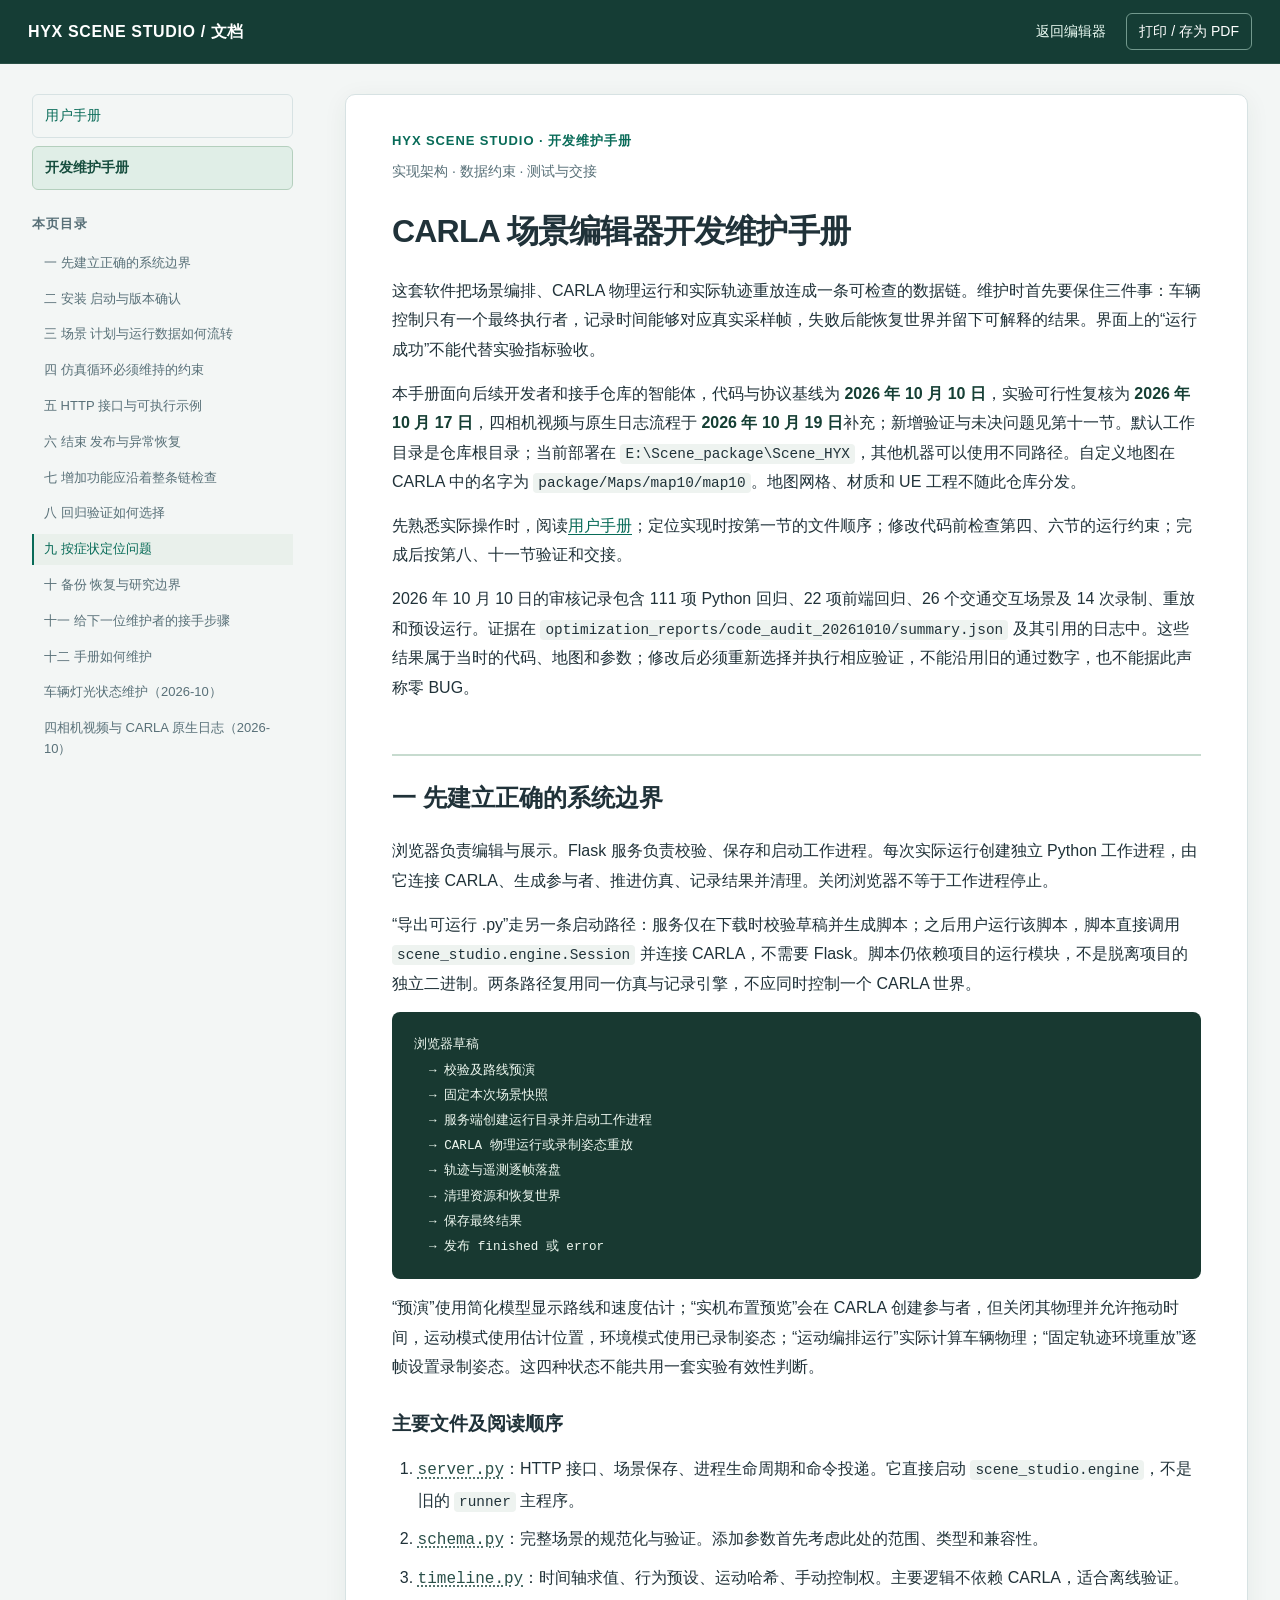
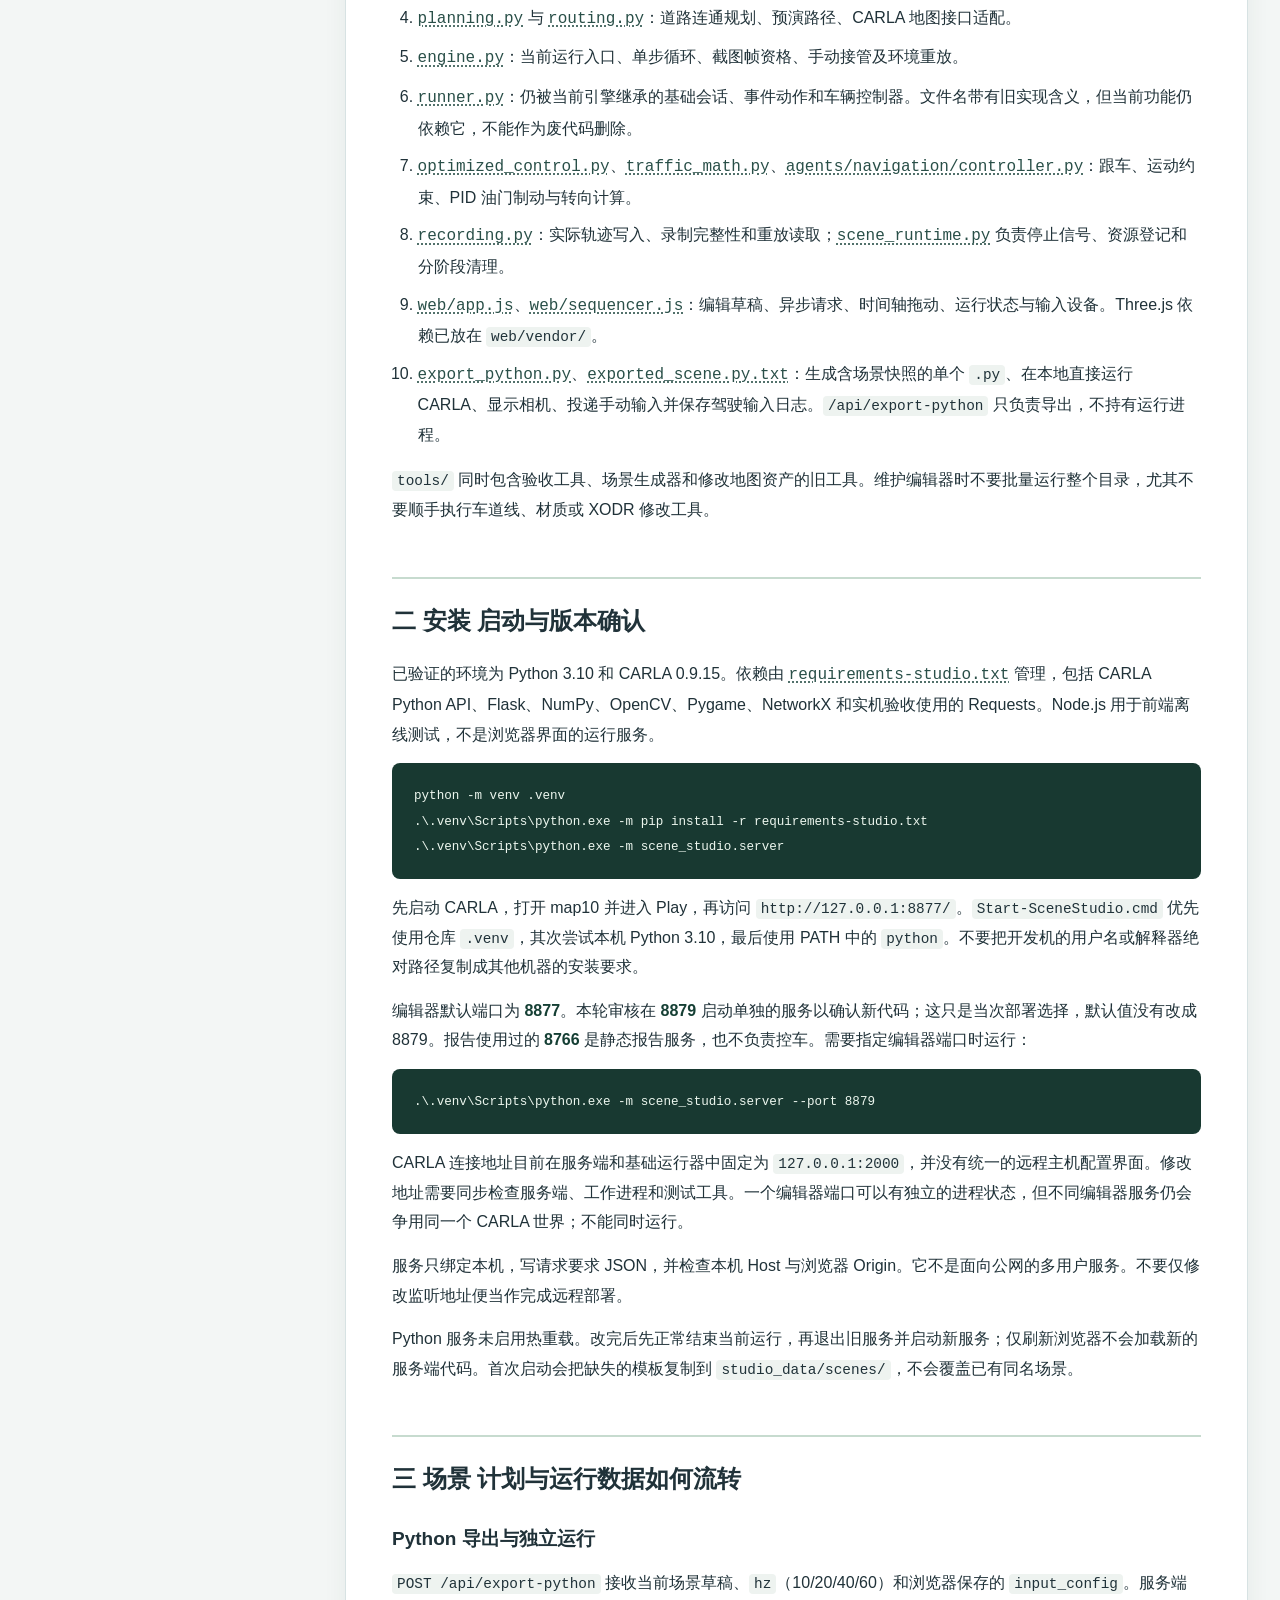
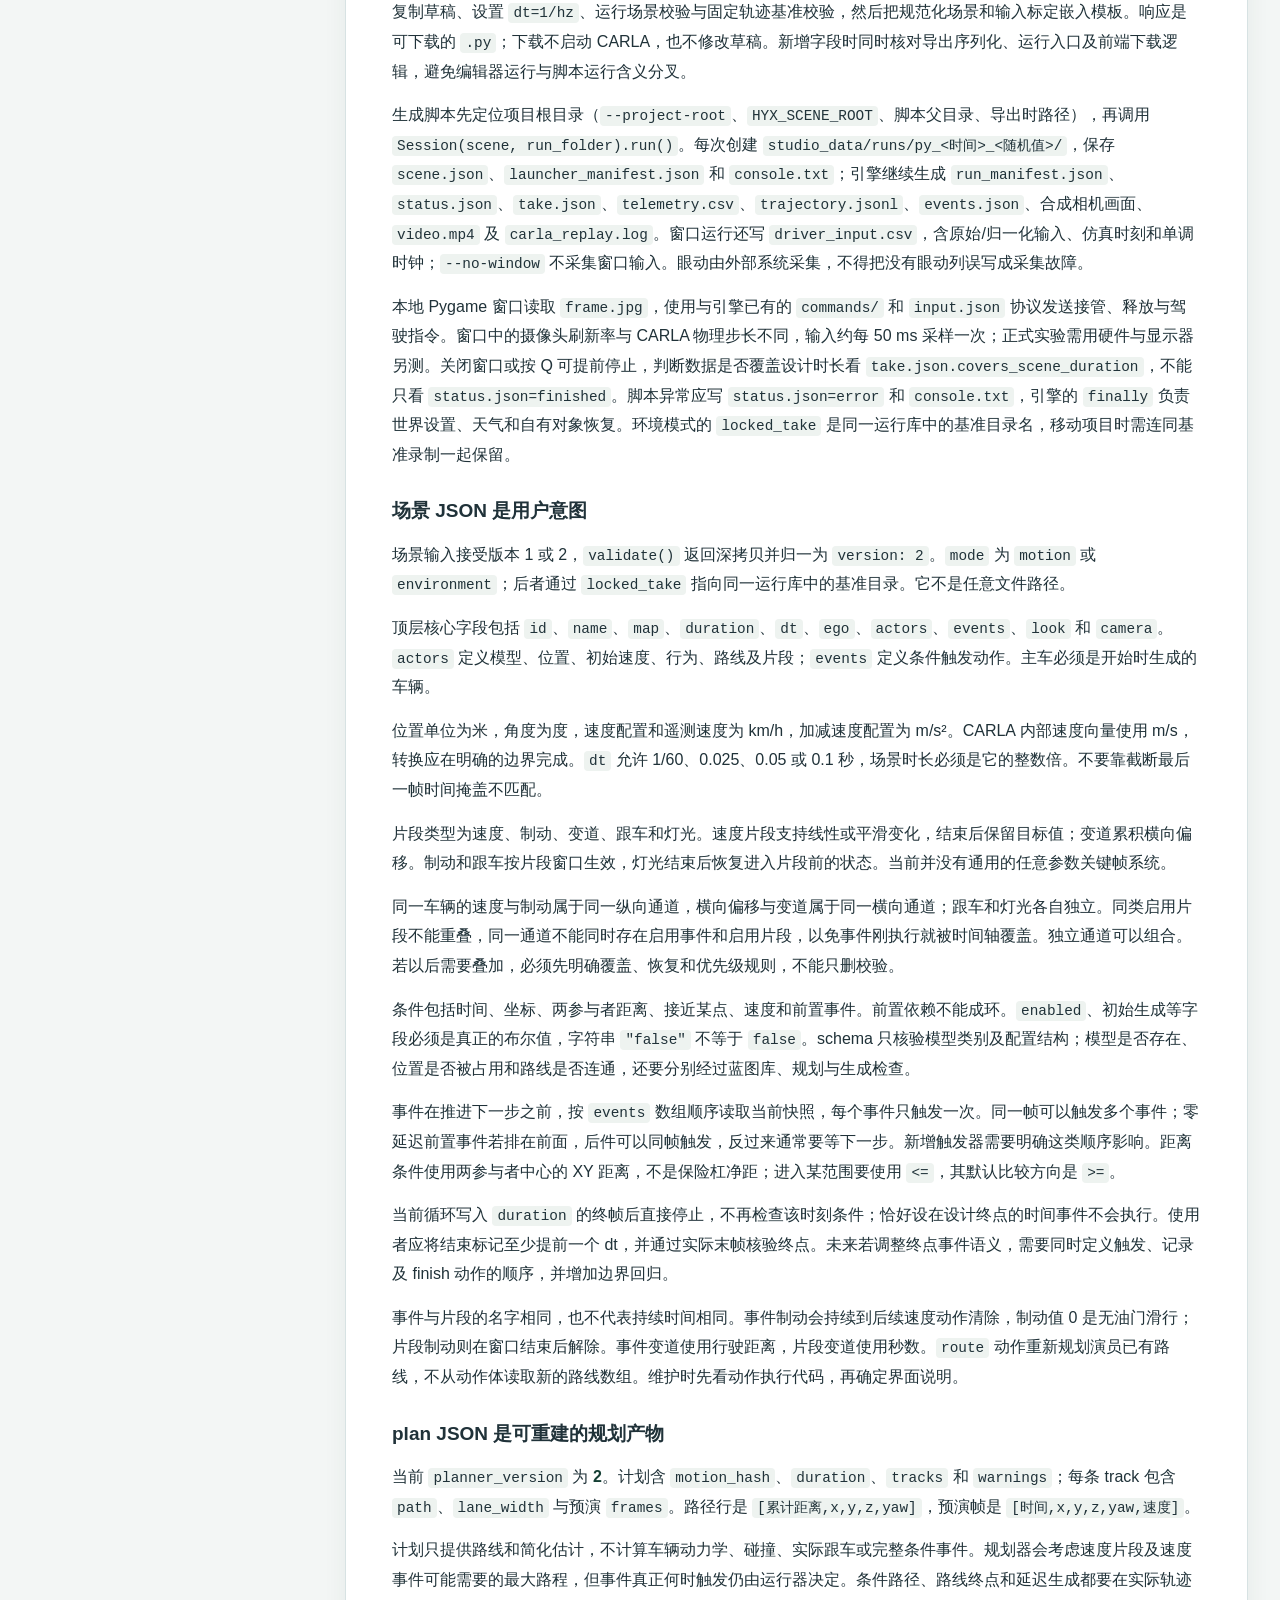
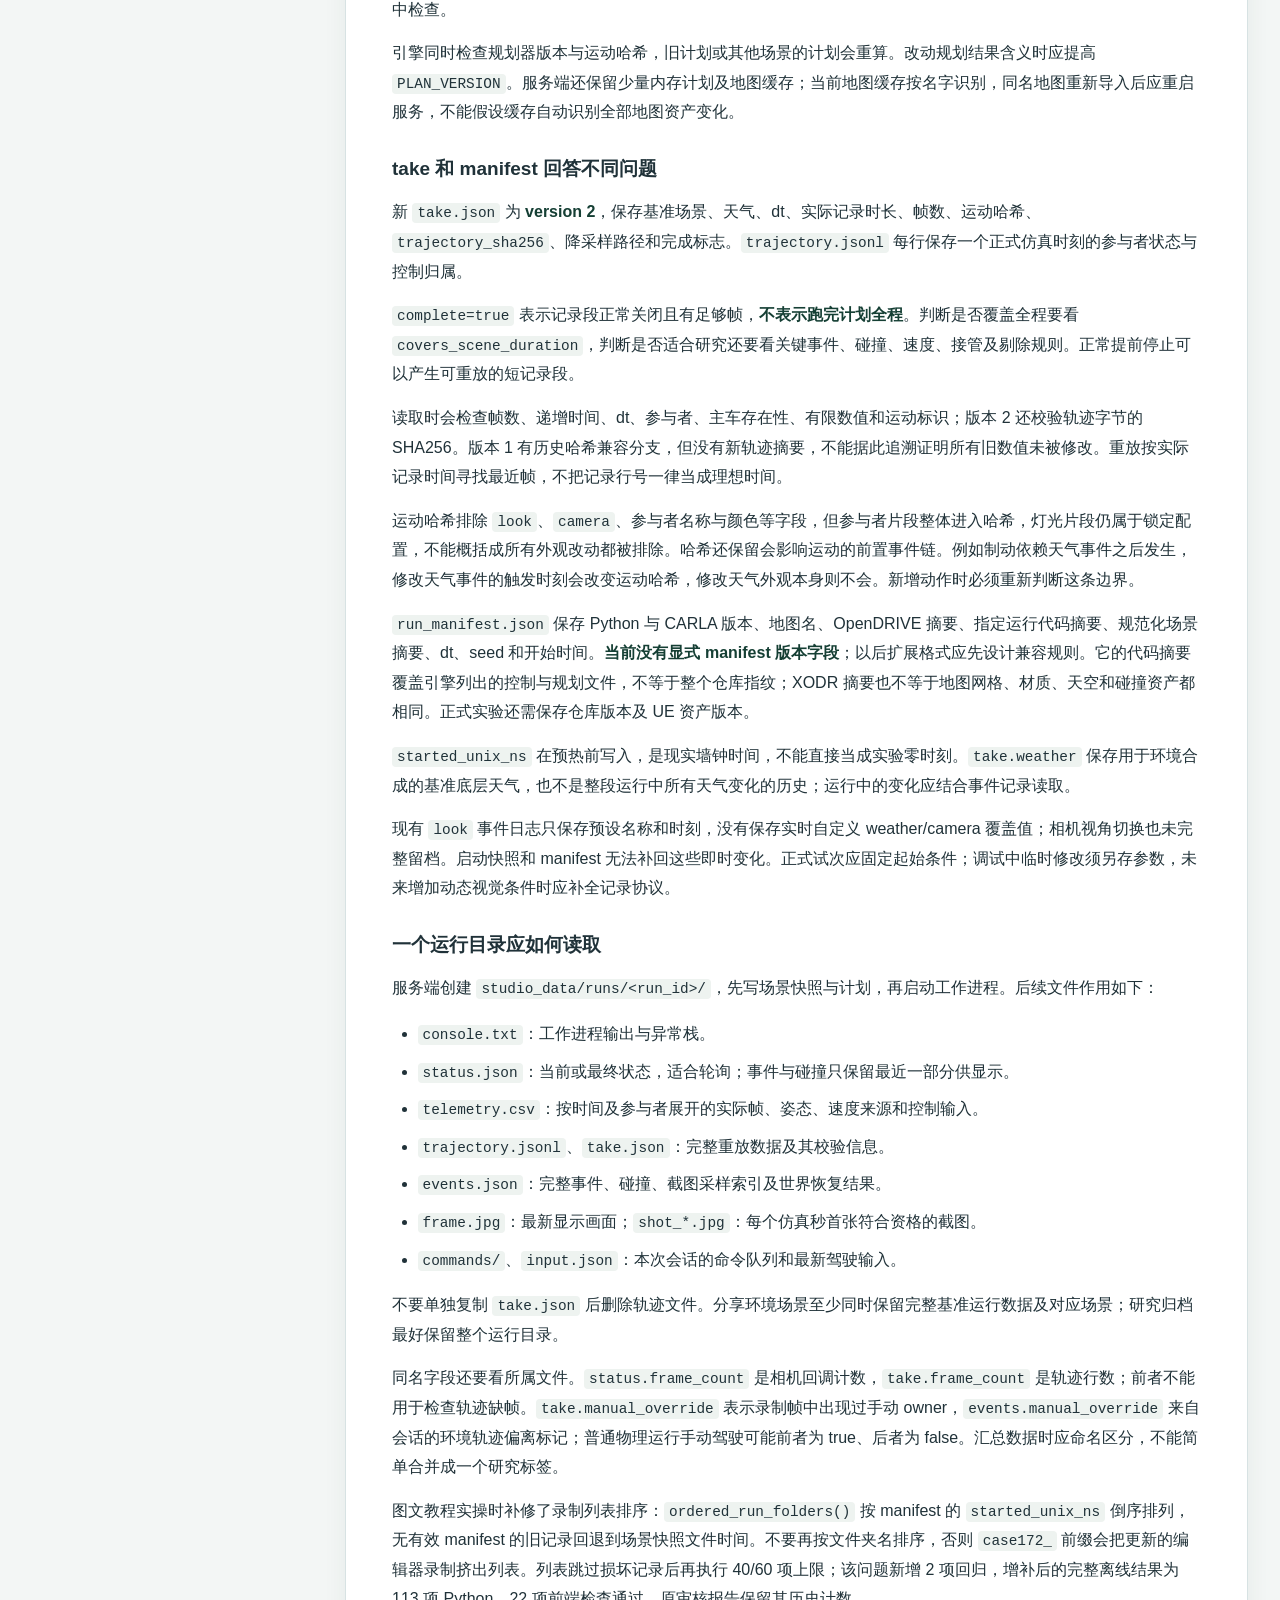
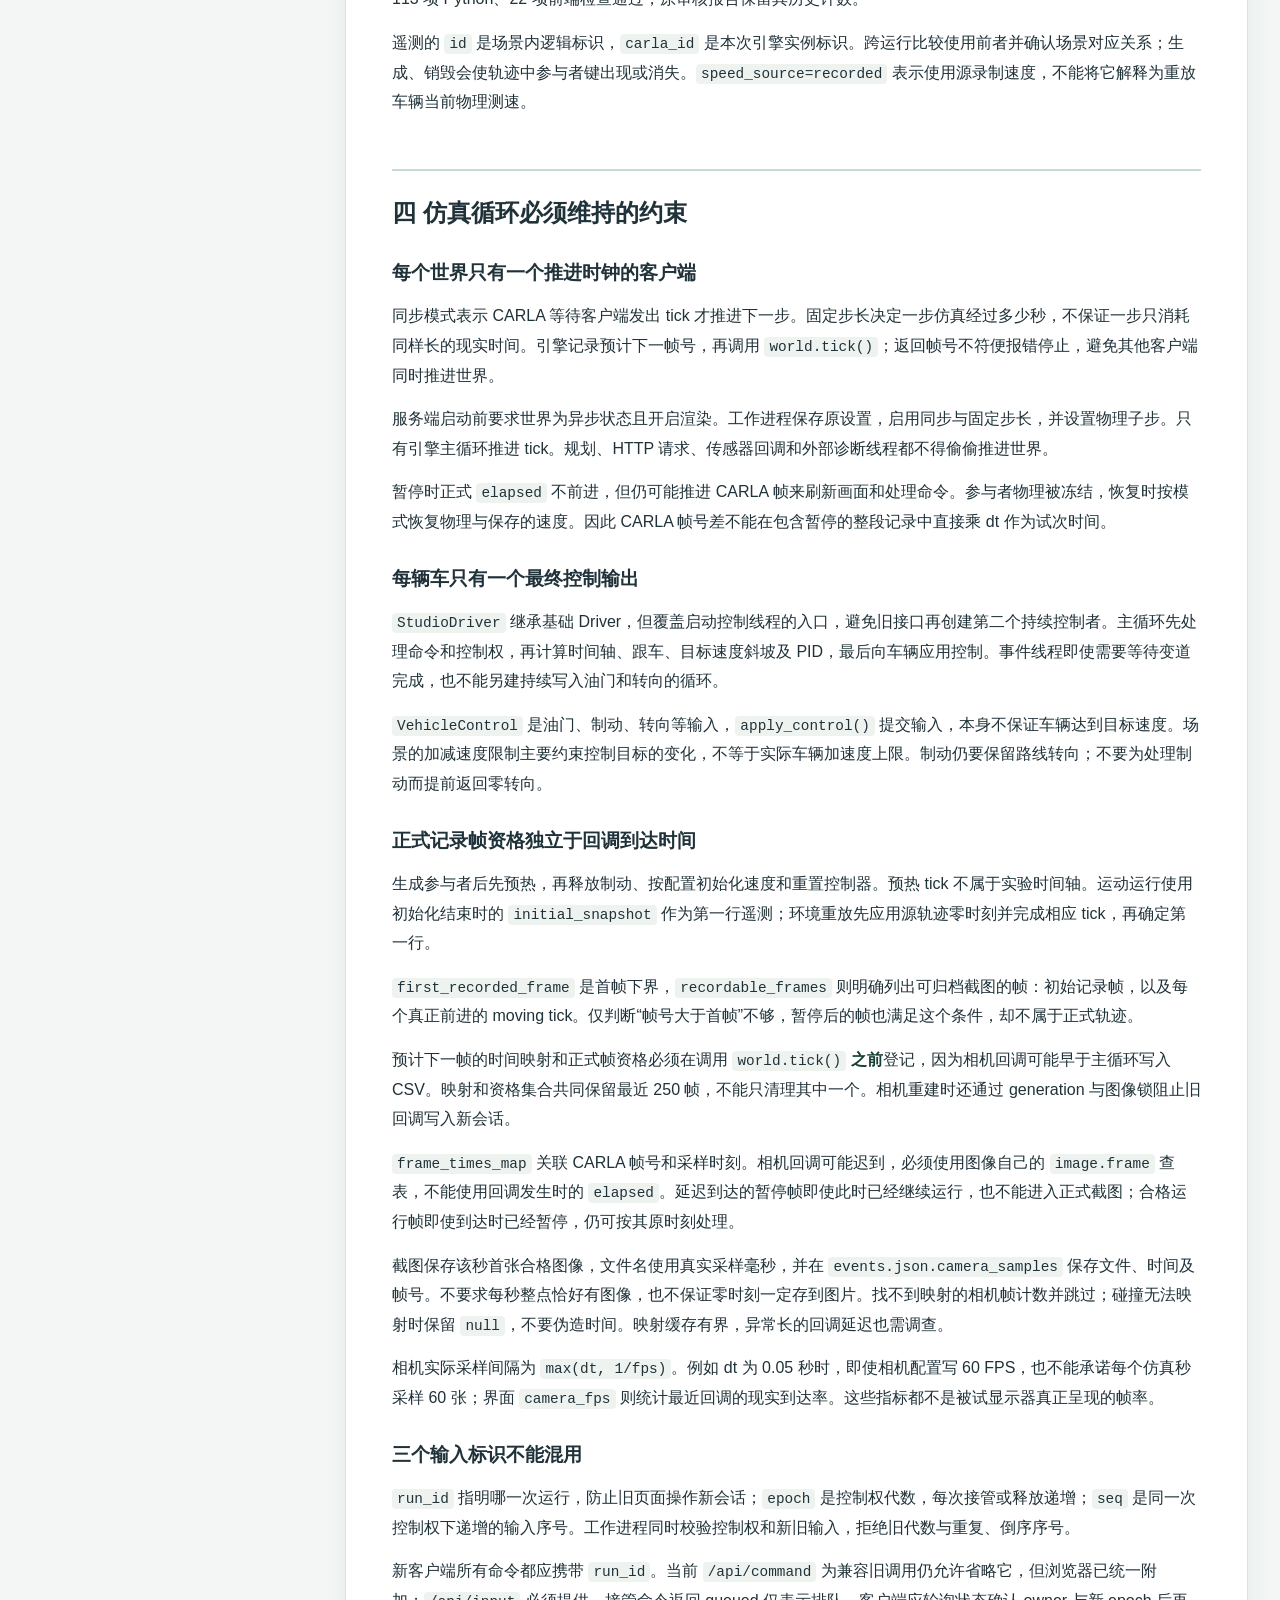
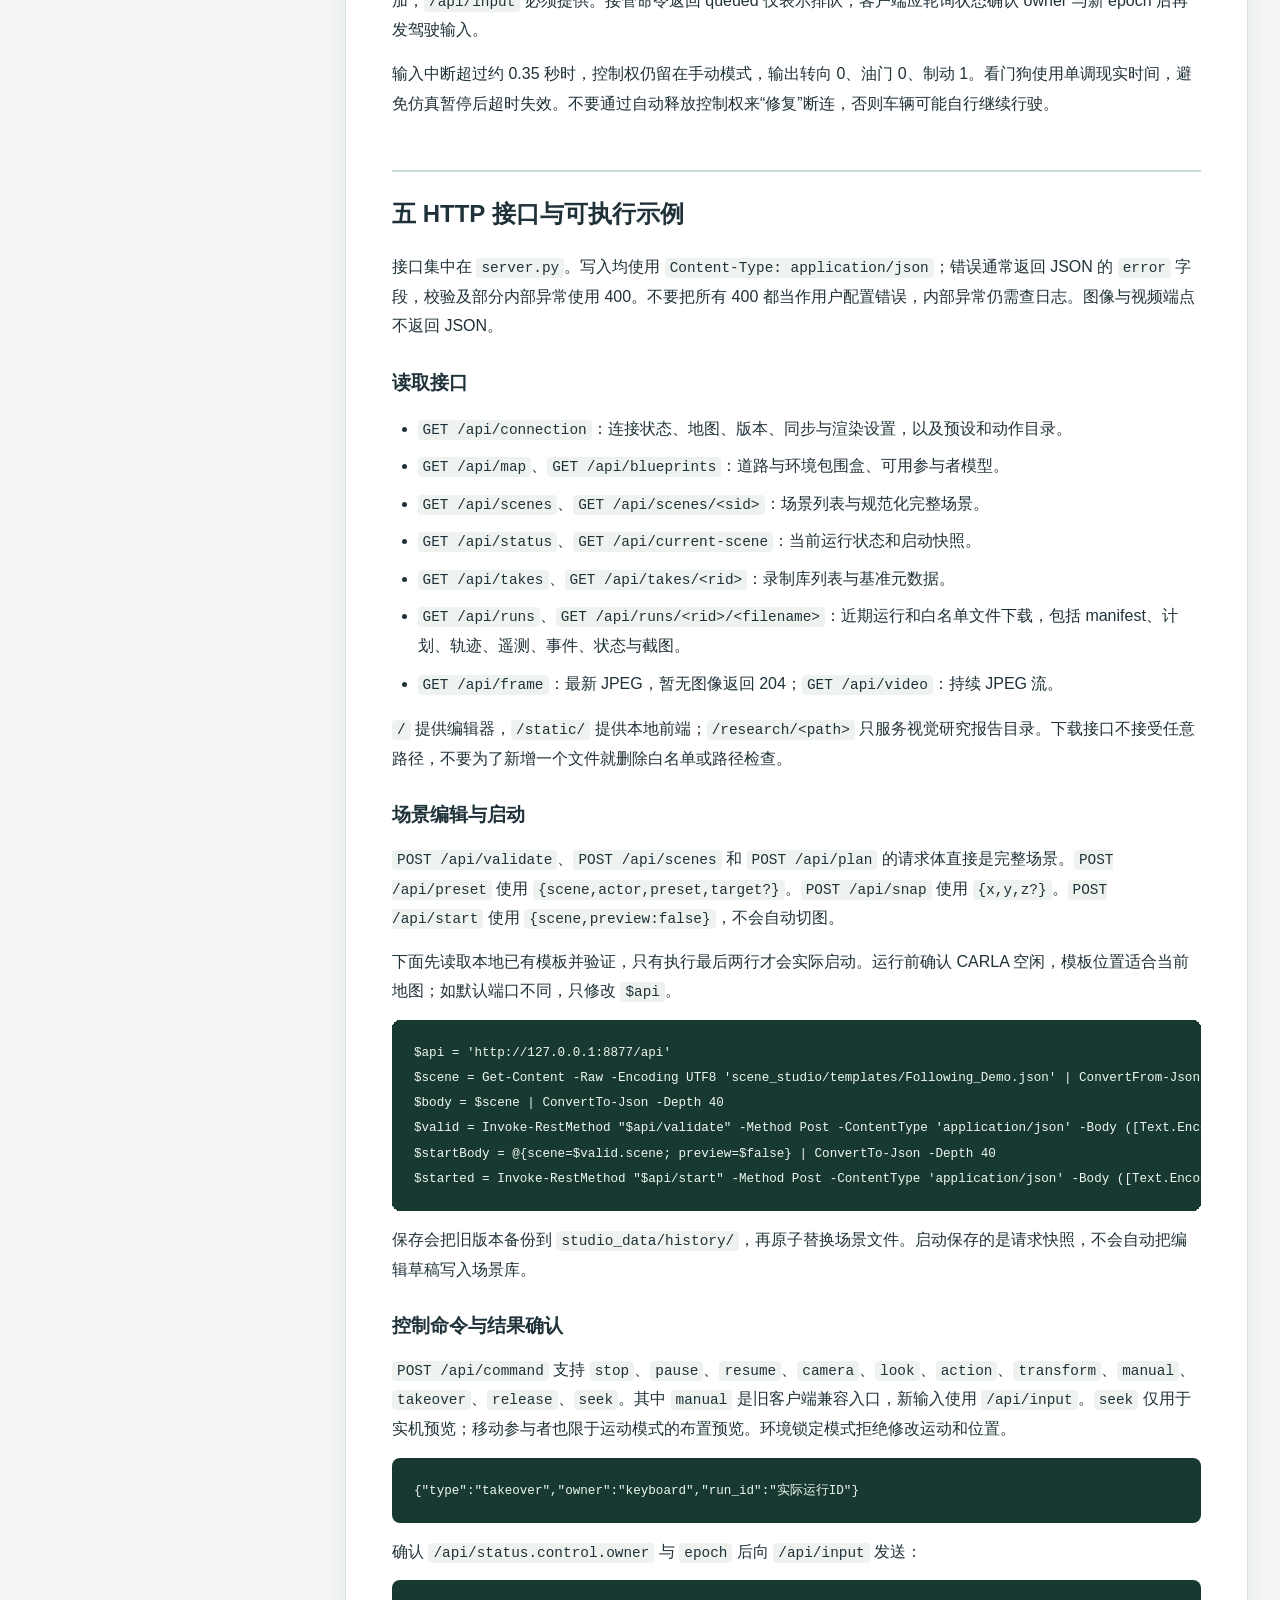
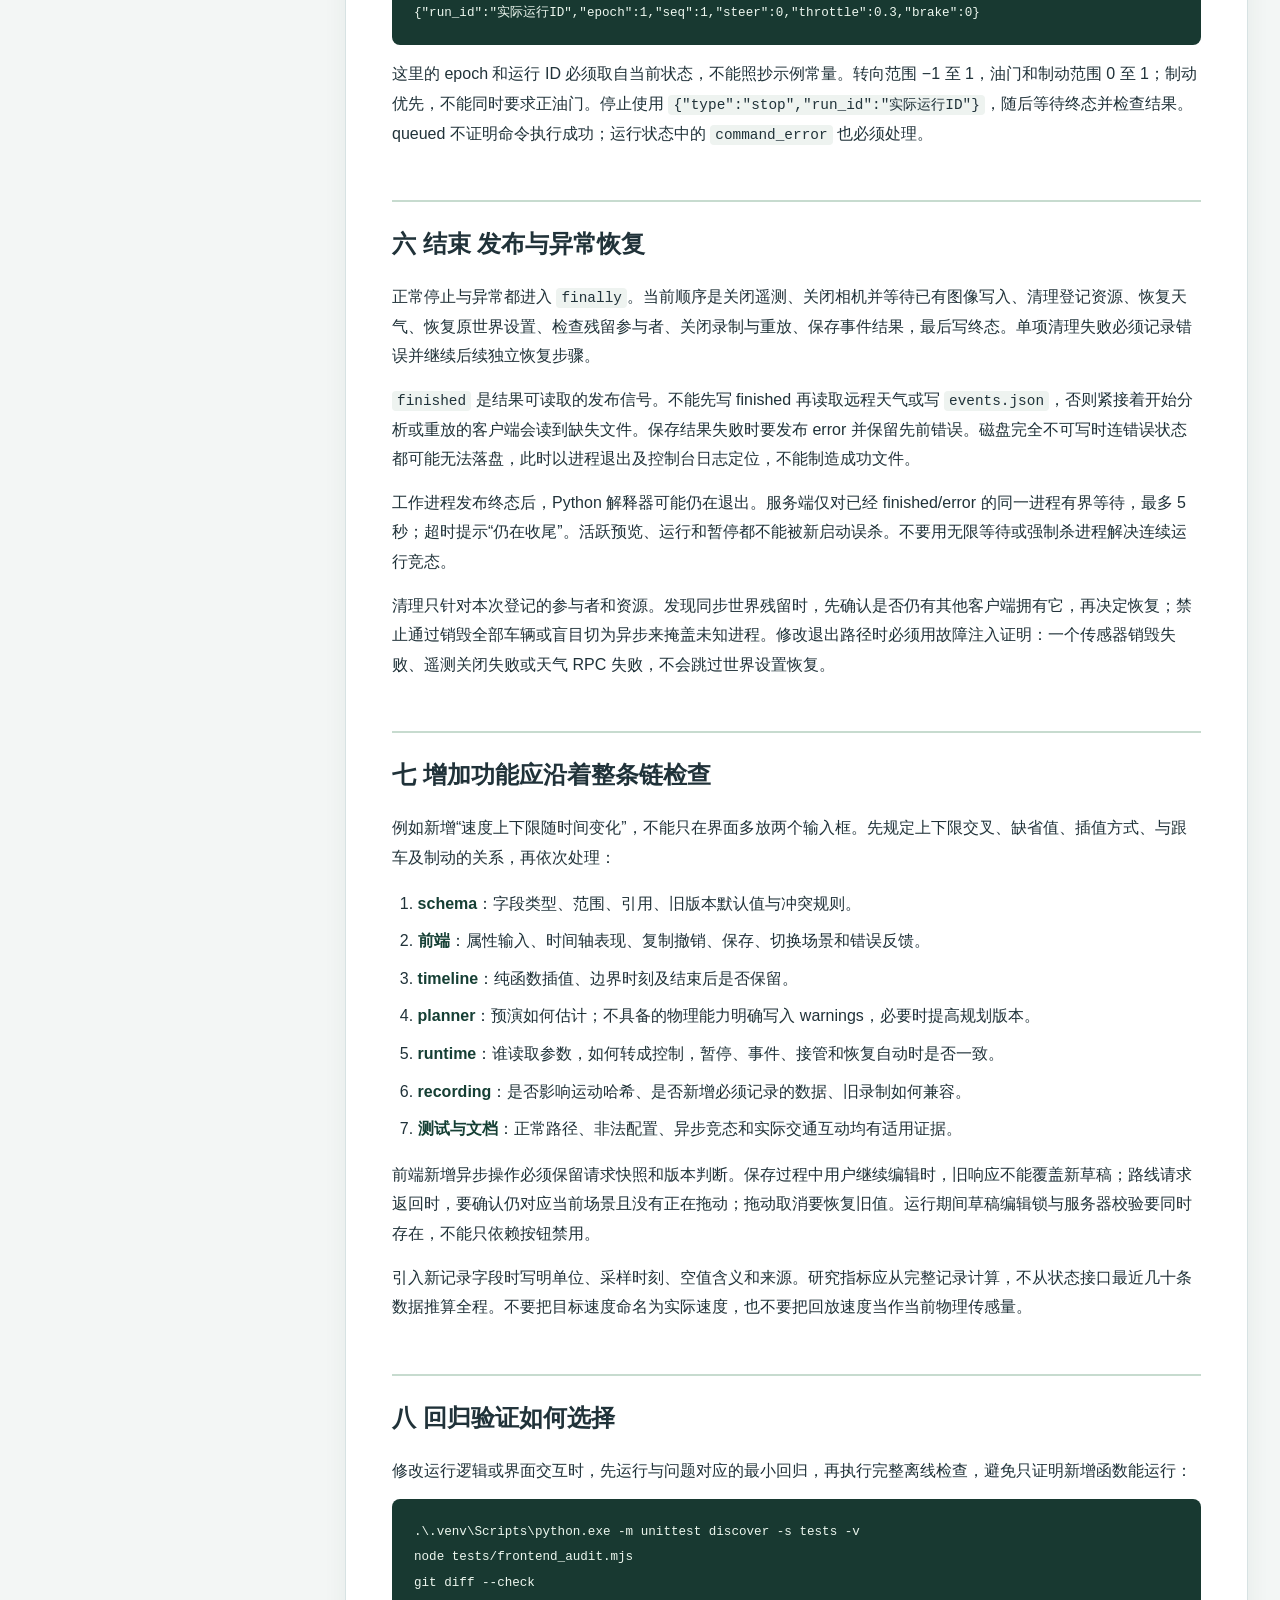
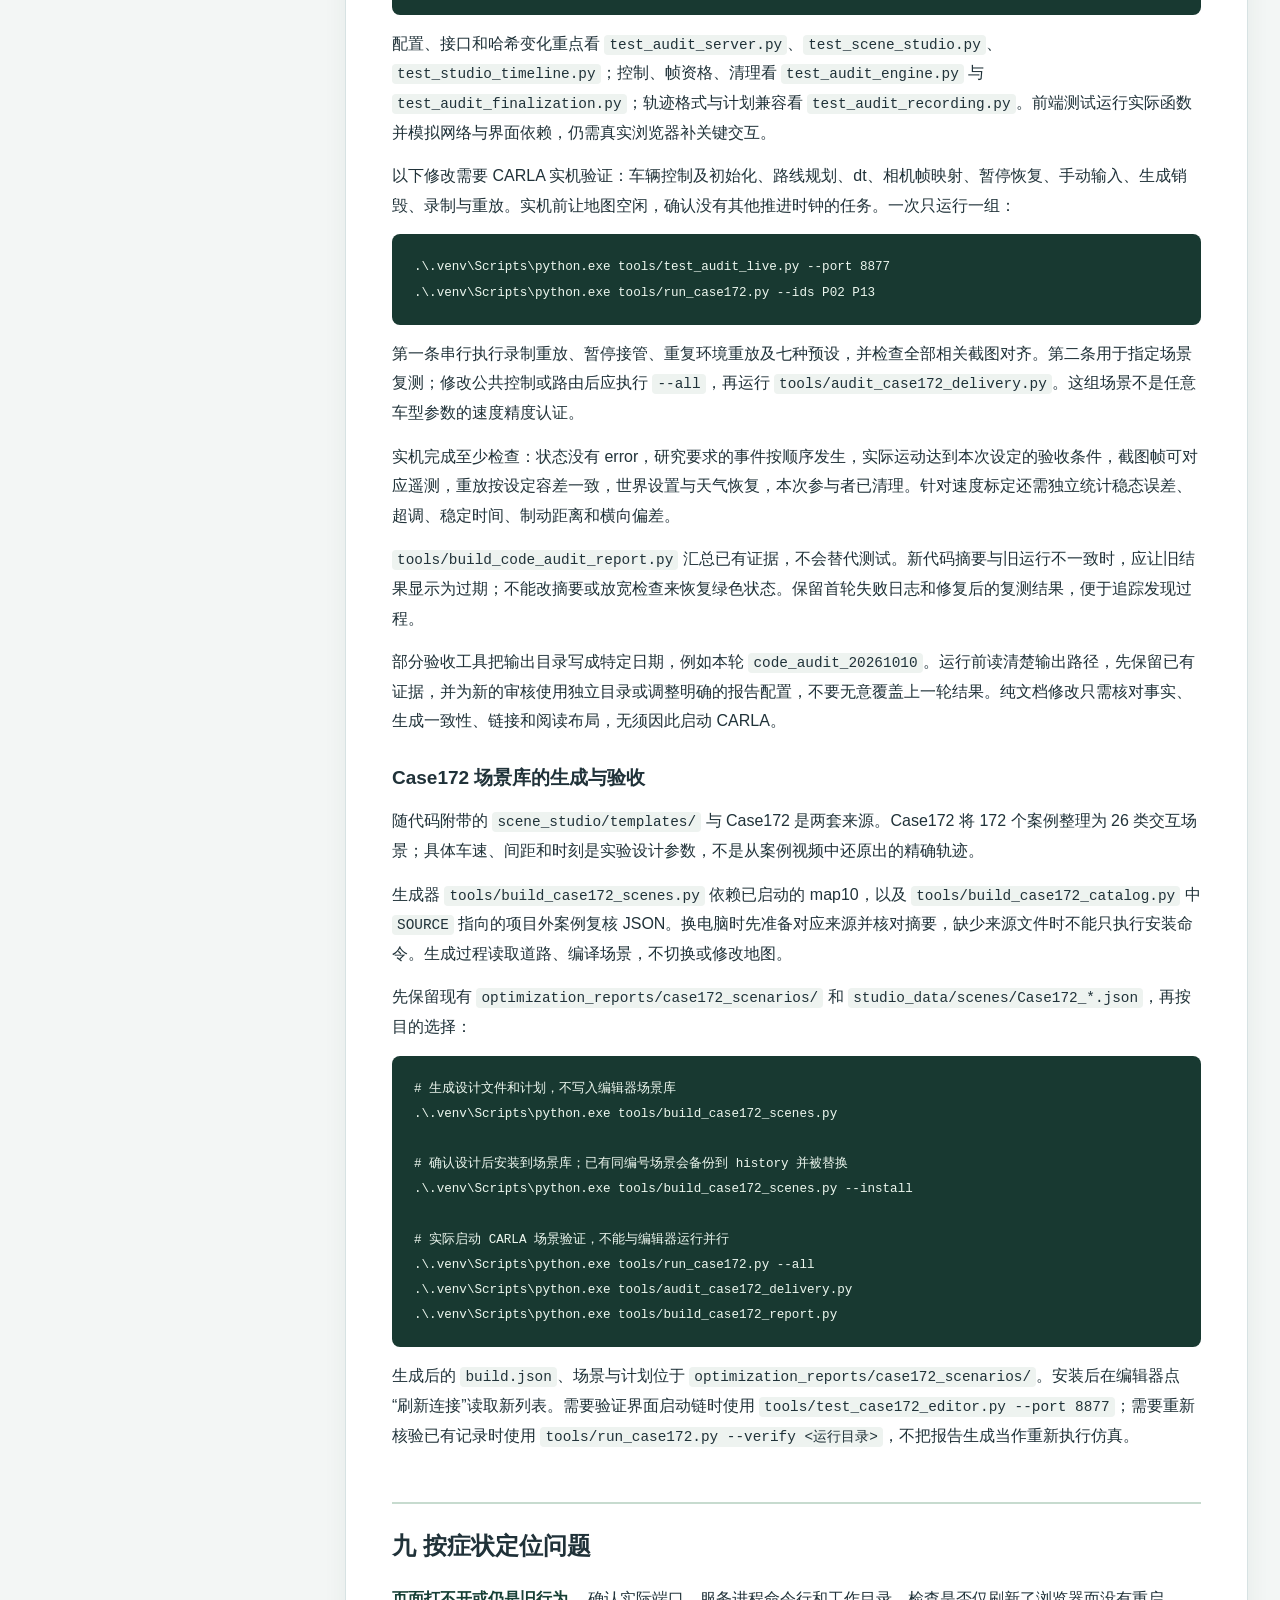
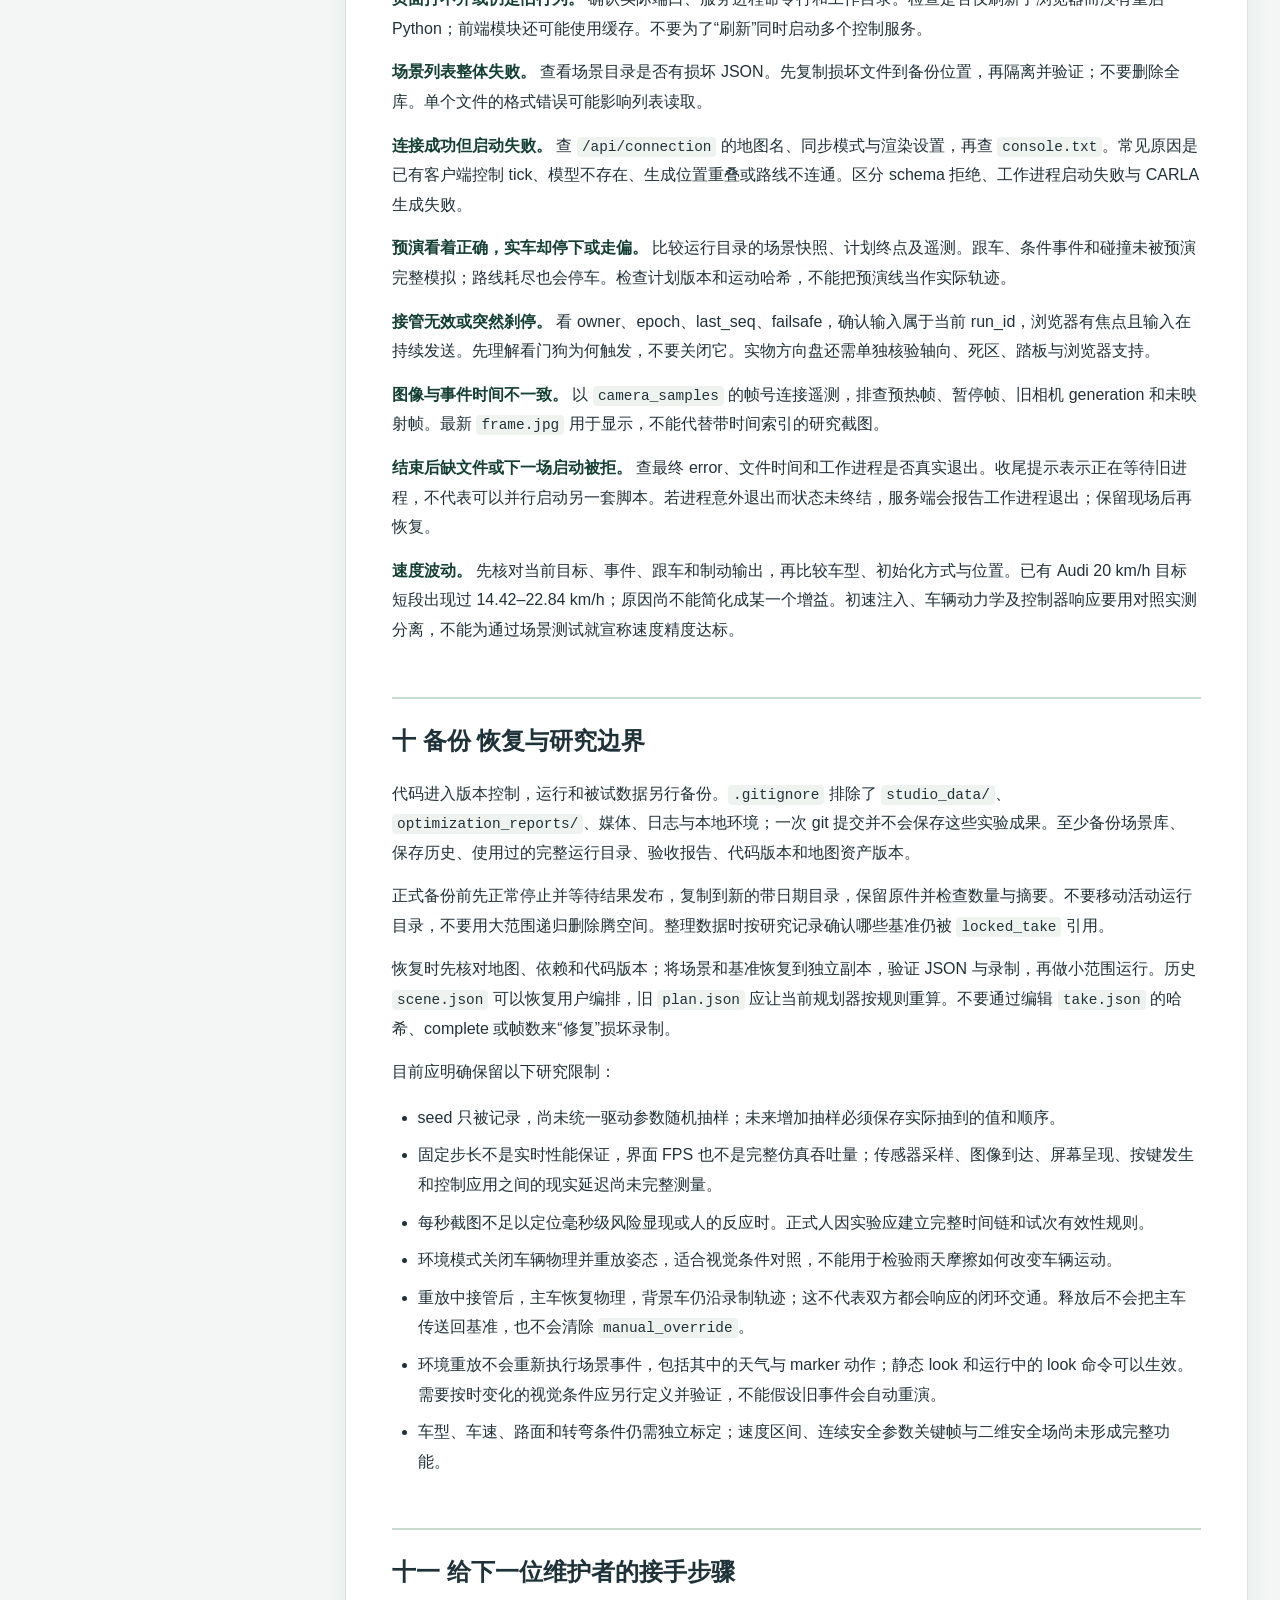
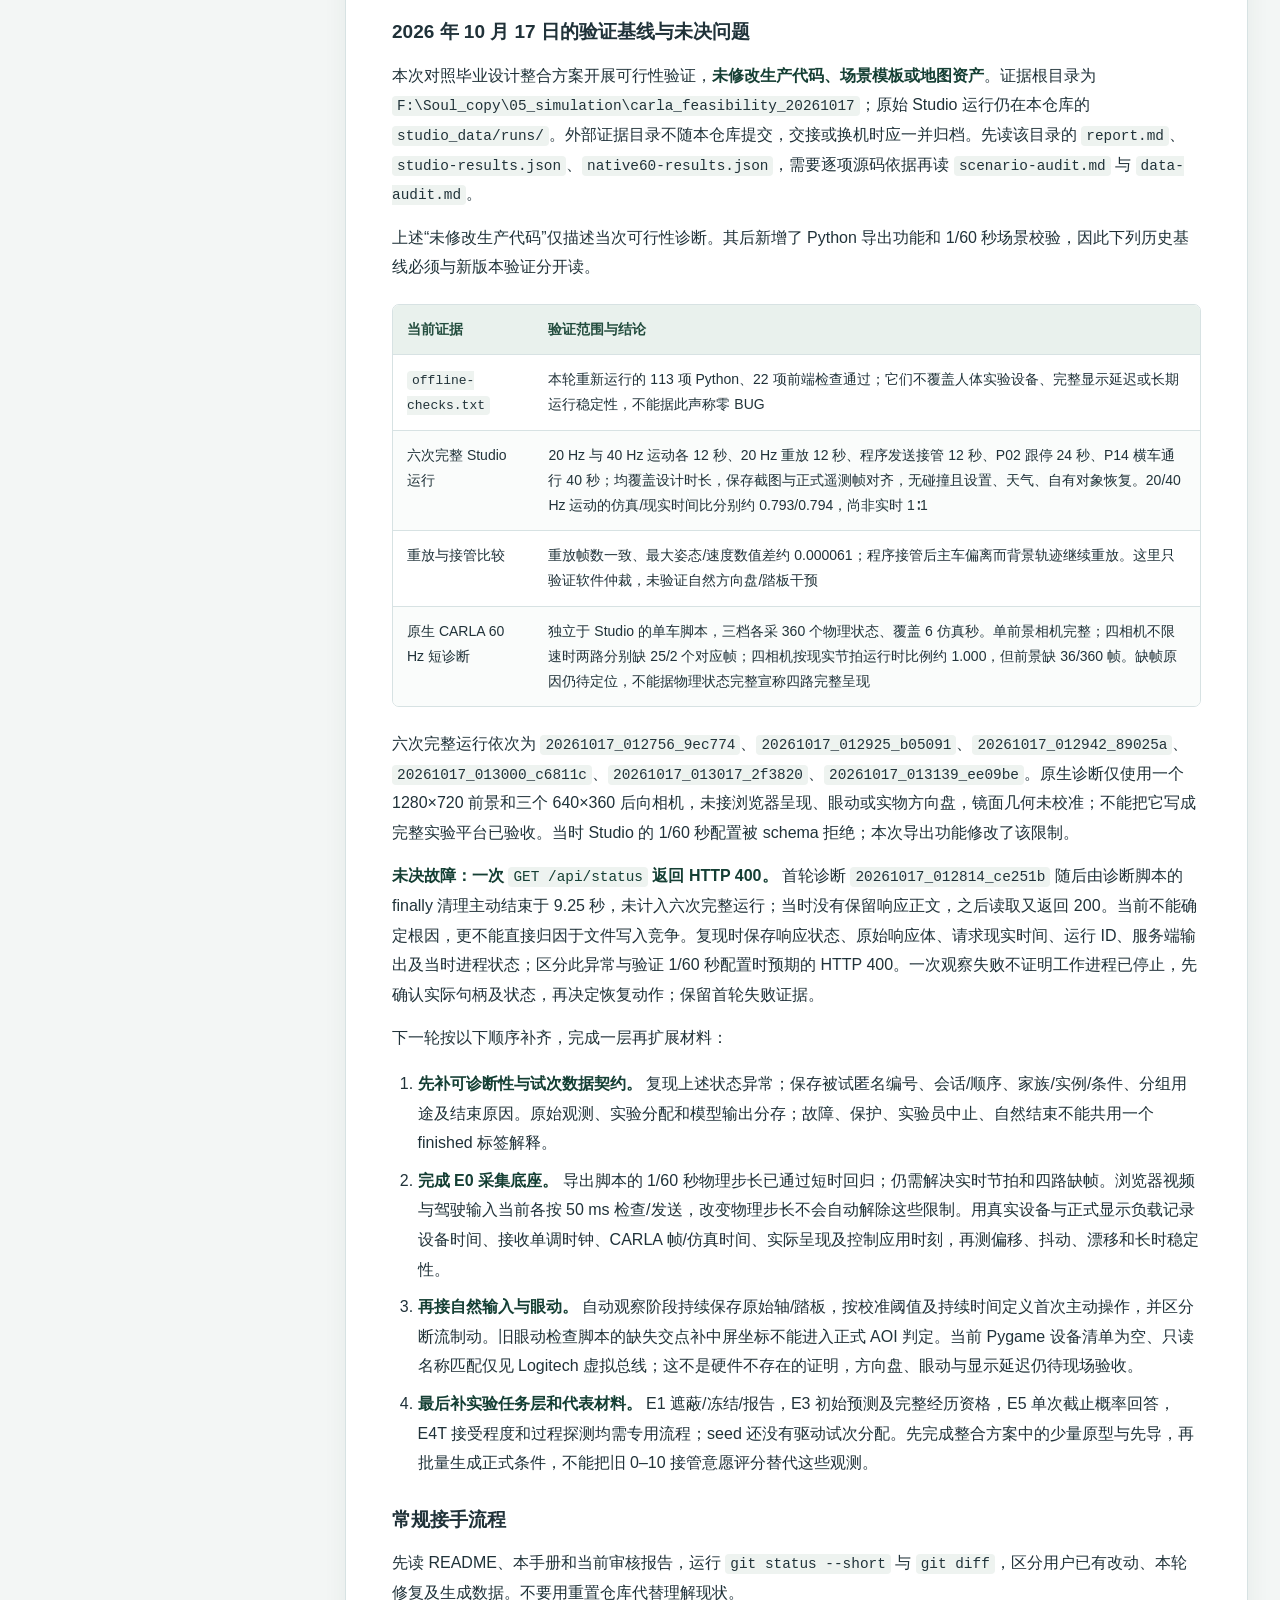
<file: scene_studio/web/maintenance.html>
<!doctype html>
<!-- Generated by tools/build_manuals.py from docs/developer-maintenance-manual.md. Edit the Markdown source. -->
<html lang="zh-CN"><head><meta charset="utf-8"><meta name="viewport" content="width=device-width, initial-scale=1">
<meta name="description" content="HYX Scene Studio 开发维护手册：实现架构 · 数据约束 · 测试与交接"><title>开发维护手册 · HYX Scene Studio</title><style>
:root{color-scheme:light;--ink:#203239;--muted:#587078;--line:#d7e2e3;--green:#086b58;--paper:#fff;--bg:#f3f6f5}
*{box-sizing:border-box}html{scroll-padding-top:90px}body{margin:0;color:var(--ink);background:var(--bg);font:16px/1.85 "Microsoft YaHei","Noto Sans CJK SC",sans-serif}
a{color:var(--green);text-underline-offset:3px}a:hover{text-decoration-thickness:2px}a:focus-visible,button:focus-visible,summary:focus-visible{outline:3px solid #cb9619;outline-offset:4px}
.topbar{position:sticky;top:0;z-index:5;min-height:64px;padding:12px 28px;display:flex;align-items:center;justify-content:space-between;gap:20px;background:#153d35;color:white;border-bottom:1px solid #295046}
.brand{font-weight:700;letter-spacing:.04em}.topbar a{color:#f0fff7;text-decoration:none}.actions{display:flex;align-items:center;gap:20px;font-size:14px}.actions button{font:inherit;padding:5px 12px;border:1px solid #72998d;border-radius:6px;background:transparent;color:white;cursor:pointer}
.layout{max-width:1510px;margin:auto;display:grid;grid-template-columns:275px minmax(0,1fr);gap:38px;padding:30px 32px 80px}.sidebar{position:sticky;top:92px;align-self:start;max-height:calc(100vh - 118px);overflow-y:auto;padding-right:14px;scrollbar-width:thin}
.manual-switch{display:grid;gap:8px;margin-bottom:22px}.manual-switch a{padding:8px 12px;border-radius:6px;text-decoration:none;border:1px solid var(--line);font-size:14px}.manual-switch a[aria-current=page]{background:#e0eee7;color:#154c3d;font-weight:bold;border-color:#b4cfbd}
.toc-title,summary{font-size:13px;color:var(--muted);font-weight:bold;letter-spacing:.08em}.toc ul{padding:0;margin:12px 0;list-style:none}.toc li{margin:5px 0;line-height:1.6}.toc a{display:block;text-decoration:none;font-size:13px;padding:5px 10px;border-left:2px solid transparent;color:var(--muted)}.toc a:hover,.toc a.active{color:var(--green);background:#e9f0eb;border-left-color:var(--green)}
.article-shell{min-width:0;background:var(--paper);padding:34px 46px 50px;border:1px solid var(--line);border-radius:10px;box-shadow:0 5px 24px #173d3510}.kicker{color:var(--green);font-size:13px;font-weight:bold;letter-spacing:.07em;margin:0 0 6px}.subtitle{color:var(--muted);font-size:14px;margin:0 0 24px}
h1{font-size:32px;line-height:1.4;letter-spacing:-.025em;margin:10px 0 22px}h2{font-size:24px;line-height:1.5;margin:52px 0 20px;padding-top:24px;border-top:2px solid #c7dbcf}h3{font-size:19px;line-height:1.5;margin:28px 0 14px}p{margin:14px 0}li{margin:8px 0}ol,ul{padding-left:1.6em}li>p{margin:7px 0}strong{font-weight:700;color:#153f34}
code{font: .9em/1.7 Consolas,"Microsoft YaHei",monospace;background:#eef3f0;padding:2px 5px;border-radius:4px;overflow-wrap:anywhere}pre{padding:20px 22px;border-radius:8px;background:#183931;color:#edf7ef;overflow-x:auto;font-size:14px;line-height:1.8}pre code{background:none;color:inherit;padding:0;overflow-wrap:normal;white-space:pre}blockquote{margin:20px 0;padding:8px 18px;border-left:4px solid #92b99c;background:#f0f7f1}
.table-scroll{overflow-x:auto;margin:22px 0;border:1px solid var(--line);border-radius:7px}table{border-collapse:collapse;width:100%;font-size:14px;line-height:1.8}th,td{padding:12px 14px;text-align:left;vertical-align:top;border-bottom:1px solid var(--line);overflow-wrap:anywhere}th{background:#e9f1ed;color:#234d3e;font-weight:700}tr:last-child td{border-bottom:0}tbody tr:nth-child(even){background:#fafcfb}td:first-child{min-width:110px}td code{font-size:13px}a[data-repo-path]{cursor:help;color:#294f48;text-decoration:underline dotted;font-family:Consolas,"Microsoft YaHei",monospace}
.doc-footer{border-top:1px solid var(--line);padding-top:22px;margin-top:50px;color:var(--muted);font-size:13px}.mobile-toc{display:none}.source-note{font-size:13px;color:var(--muted)}.skip{position:fixed;left:12px;top:-70px;padding:8px;background:#fff;z-index:20}.skip:focus{top:8px}
.manual-figure{margin:25px 0 32px;border:1px solid var(--line);border-radius:9px;overflow:hidden;background:#f8fbf9}.shot-button{display:block;width:100%;padding:0;border:0;background:#17202b;cursor:zoom-in;position:relative;text-align:left}.shot-canvas{position:relative;display:block;width:100%;line-height:0}.shot-canvas img{display:block;width:100%;height:auto}.shot-mark{position:absolute;border:2px solid #ffd15c;border-radius:4px;box-shadow:0 0 0 1px #152c35aa;pointer-events:none}.shot-mark b{position:absolute;left:-8px;top:-9px;display:grid;place-items:center;width:23px;height:23px;background:#ffd15c;color:#162936;border-radius:50%;font:bold 13px/1 sans-serif;box-shadow:0 1px 4px #0007}.zoom-hint{position:absolute;right:8px;bottom:8px;padding:4px 9px;background:#10281eed;color:white;border-radius:5px;font:12px/1.6 sans-serif}.manual-figure figcaption{padding:12px 16px 3px;font-size:14px;font-weight:bold;color:#224b3b}.shot-legend{list-style:none;counter-reset:step;padding:2px 16px 10px!important;margin:0;display:grid;grid-template-columns:1fr 1fr;gap:3px 20px;font-size:13px;line-height:1.7}.shot-legend li{counter-increment:step;position:relative;padding-left:28px;margin:5px 0}.shot-legend li:before{content:counter(step);position:absolute;left:0;top:2px;display:grid;place-items:center;width:20px;height:20px;background:#f4cc6b;color:#253e30;border-radius:50%;font-weight:bold}
.shot-dialog{width:96vw;max-width:1500px;max-height:94vh;padding:0;border:1px solid #577d6c;border-radius:10px;background:#13251f;color:#fff}.shot-dialog::backdrop{background:#071811d9}.viewer-toolbar{display:flex;align-items:center;justify-content:space-between;gap:10px;padding:10px 16px;font-size:14px}.viewer-toolbar button{padding:7px 13px;border:1px solid #88ac99;border-radius:5px;background:#294a3b;color:#fff;cursor:pointer}.viewer-pan{overflow:auto;max-height:calc(94vh - 105px);background:#111b25}.viewer-pan .shot-canvas{margin:auto}.viewer-pan.original .shot-canvas{width:var(--original-width,1280px);max-width:none}.viewer-note{margin:0;padding:8px 16px;font-size:12px;color:#ccdfd2}
@media(max-width:760px){.shot-legend{grid-template-columns:1fr}.shot-mark{border-width:1px}.shot-mark b{width:18px;height:18px;font-size:11px;left:-5px;top:-6px}.viewer-toolbar{font-size:12px;flex-wrap:wrap}.zoom-hint{font-size:10px}}
@media print{.shot-button{break-inside:avoid}.manual-figure{break-inside:avoid}.zoom-hint,.shot-dialog{display:none}.shot-mark{border-color:#9b6600}.shot-legend{font-size:9pt}}
@media(min-width:1600px){.article-shell{padding-left:62px;padding-right:62px}}
@media(max-width:1000px){.layout{grid-template-columns:220px minmax(0,1fr);gap:22px;padding:24px 20px 60px}.article-shell{padding:28px}.topbar{padding:12px 20px}h1{font-size:28px}}
@media(max-width:760px){.topbar{position:static;padding:12px 16px;flex-wrap:wrap;gap:8px}.brand{font-size:15px}.actions{gap:16px;font-size:13px}.layout{display:block;padding:16px 12px 40px}.sidebar{position:static;max-height:none;padding:0}.sidebar>.toc-title,.sidebar>.toc{display:none}.manual-switch{grid-template-columns:1fr 1fr;gap:8px;margin:0 0 14px}.manual-switch a{font-size:13px;padding:8px}.mobile-toc{display:block;border:1px solid var(--line);padding:10px 14px;border-radius:6px;margin-bottom:14px}.article-shell{padding:22px 18px}.kicker{font-size:11px}h1{font-size:26px}h2{font-size:22px;margin-top:38px}h3{font-size:18px}body{font-size:15px}table{min-width:540px}pre{padding:14px;font-size:12px}html{scroll-padding-top:16px}}
@media print{body{background:#fff;color:#000;font-size:10.5pt;line-height:1.65}.topbar,.sidebar,.skip{display:none}.layout{display:block;padding:0;max-width:none}.article-shell{padding:0;border:none;box-shadow:none}.subtitle,.kicker{font-size:9pt}h1{font-size:24pt}h2{font-size:17pt;margin-top:24pt;padding-top:12pt;break-after:avoid}h3{font-size:13pt;break-after:avoid}pre{white-space:pre-wrap;background:#f1f4f1;color:#111}pre code{white-space:pre-wrap}table{min-width:0;font-size:9pt}thead{display:table-header-group}tr{break-inside:avoid}.table-scroll{overflow:visible;border:0}a{color:#000;text-decoration:none}.doc-footer{font-size:9pt}}
</style></head>
<body><a class="skip" href="#content">跳到正文</a>
<header class="topbar"><span class="brand">HYX SCENE STUDIO <span aria-hidden="true"> / </span> 文档</span><div class="actions"><a href="/">返回编辑器</a><button type="button" onclick="window.print()">打印 / 存为 PDF</button></div></header>
<div class="layout"><aside class="sidebar" aria-label="手册导航"><nav class="manual-switch"><a href="guide.html">用户手册</a><a href="maintenance.html" aria-current="page">开发维护手册</a></nav><div class="toc-title">本页目录</div><div class="toc">
<ul>
<li><a href="#_1">一 先建立正确的系统边界</a></li>
<li><a href="#_3">二 安装 启动与版本确认</a></li>
<li><a href="#_4">三 场景 计划与运行数据如何流转</a></li>
<li><a href="#_6">四 仿真循环必须维持的约束</a></li>
<li><a href="#http">五 HTTP 接口与可执行示例</a></li>
<li><a href="#_14">六 结束 发布与异常恢复</a></li>
<li><a href="#_15">七 增加功能应沿着整条链检查</a></li>
<li><a href="#_16">八 回归验证如何选择</a></li>
<li><a href="#_17">九 按症状定位问题</a></li>
<li><a href="#_18">十 备份 恢复与研究边界</a></li>
<li><a href="#_19">十一 给下一位维护者的接手步骤</a></li>
<li><a href="#_21">十二 手册如何维护</a></li>
<li><a href="#2026-10">车辆灯光状态维护（2026-10）</a></li>
<li><a href="#carla-2026-10">四相机视频与 CARLA 原生日志（2026-10）</a></li>
</ul>
</div>
<details class="mobile-toc"><summary>展开本页目录</summary><div class="toc">
<ul>
<li><a href="#_1">一 先建立正确的系统边界</a></li>
<li><a href="#_3">二 安装 启动与版本确认</a></li>
<li><a href="#_4">三 场景 计划与运行数据如何流转</a></li>
<li><a href="#_6">四 仿真循环必须维持的约束</a></li>
<li><a href="#http">五 HTTP 接口与可执行示例</a></li>
<li><a href="#_14">六 结束 发布与异常恢复</a></li>
<li><a href="#_15">七 增加功能应沿着整条链检查</a></li>
<li><a href="#_16">八 回归验证如何选择</a></li>
<li><a href="#_17">九 按症状定位问题</a></li>
<li><a href="#_18">十 备份 恢复与研究边界</a></li>
<li><a href="#_19">十一 给下一位维护者的接手步骤</a></li>
<li><a href="#_21">十二 手册如何维护</a></li>
<li><a href="#2026-10">车辆灯光状态维护（2026-10）</a></li>
<li><a href="#carla-2026-10">四相机视频与 CARLA 原生日志（2026-10）</a></li>
</ul>
</div>
</details></aside>
<main id="content" class="article-shell"><p class="kicker">HYX SCENE STUDIO · 开发维护手册</p><p class="subtitle">实现架构 · 数据约束 · 测试与交接</p><h1 id="carla">CARLA 场景编辑器开发维护手册</h1>
<p>这套软件把场景编排、CARLA 物理运行和实际轨迹重放连成一条可检查的数据链。维护时首先要保住三件事：车辆控制只有一个最终执行者，记录时间能够对应真实采样帧，失败后能恢复世界并留下可解释的结果。界面上的“运行成功”不能代替实验指标验收。</p>
<p>本手册面向后续开发者和接手仓库的智能体，代码与协议基线为 <strong>2026 年 10 月 10 日</strong>，实验可行性复核为 <strong>2026 年 10 月 17 日</strong>，四相机视频与原生日志流程于 <strong>2026 年 10 月 19 日</strong>补充；新增验证与未决问题见第十一节。默认工作目录是仓库根目录；当前部署在 <code>E:\Scene_package\Scene_HYX</code>，其他机器可以使用不同路径。自定义地图在 CARLA 中的名字为 <code>package/Maps/map10/map10</code>。地图网格、材质和 UE 工程不随此仓库分发。</p>
<p>先熟悉实际操作时，阅读<a href="guide.html">用户手册</a>；定位实现时按第一节的文件顺序；修改代码前检查第四、六节的运行约束；完成后按第八、十一节验证和交接。</p>
<p>2026 年 10 月 10 日的审核记录包含 111 项 Python 回归、22 项前端回归、26 个交通交互场景及 14 次录制、重放和预设运行。证据在 <code>optimization_reports/code_audit_20261010/summary.json</code> 及其引用的日志中。这些结果属于当时的代码、地图和参数；修改后必须重新选择并执行相应验证，不能沿用旧的通过数字，也不能据此声称零 BUG。</p>
<h2 id="_1">一 先建立正确的系统边界</h2>
<p>浏览器负责编辑与展示。Flask 服务负责校验、保存和启动工作进程。每次实际运行创建独立 Python 工作进程，由它连接 CARLA、生成参与者、推进仿真、记录结果并清理。关闭浏览器不等于工作进程停止。</p>
<p>“导出可运行 .py”走另一条启动路径：服务仅在下载时校验草稿并生成脚本；之后用户运行该脚本，脚本直接调用 <code>scene_studio.engine.Session</code> 并连接 CARLA，不需要 Flask。脚本仍依赖项目的运行模块，不是脱离项目的独立二进制。两条路径复用同一仿真与记录引擎，不应同时控制一个 CARLA 世界。</p>
<pre><code class="language-text">浏览器草稿
  → 校验及路线预演
  → 固定本次场景快照
  → 服务端创建运行目录并启动工作进程
  → CARLA 物理运行或录制姿态重放
  → 轨迹与遥测逐帧落盘
  → 清理资源和恢复世界
  → 保存最终结果
  → 发布 finished 或 error
</code></pre>
<p>“预演”使用简化模型显示路线和速度估计；“实机布置预览”会在 CARLA 创建参与者，但关闭其物理并允许拖动时间，运动模式使用估计位置，环境模式使用已录制姿态；“运动编排运行”实际计算车辆物理；“固定轨迹环境重放”逐帧设置录制姿态。这四种状态不能共用一套实验有效性判断。</p>
<h3 id="_2">主要文件及阅读顺序</h3>
<ol>
<li><a data-repo-path="scene_studio/server.py" title="仓库文件：scene_studio/server.py；请在 Markdown 源文档中打开">server.py</a>：HTTP 接口、场景保存、进程生命周期和命令投递。它直接启动 <code>scene_studio.engine</code>，不是旧的 <code>runner</code> 主程序。</li>
<li><a data-repo-path="scene_studio/schema.py" title="仓库文件：scene_studio/schema.py；请在 Markdown 源文档中打开">schema.py</a>：完整场景的规范化与验证。添加参数首先考虑此处的范围、类型和兼容性。</li>
<li><a data-repo-path="scene_studio/timeline.py" title="仓库文件：scene_studio/timeline.py；请在 Markdown 源文档中打开">timeline.py</a>：时间轴求值、行为预设、运动哈希、手动控制权。主要逻辑不依赖 CARLA，适合离线验证。</li>
<li><a data-repo-path="scene_studio/planning.py" title="仓库文件：scene_studio/planning.py；请在 Markdown 源文档中打开">planning.py</a> 与 <a data-repo-path="scene_studio/routing.py" title="仓库文件：scene_studio/routing.py；请在 Markdown 源文档中打开">routing.py</a>：道路连通规划、预演路径、CARLA 地图接口适配。</li>
<li><a data-repo-path="scene_studio/engine.py" title="仓库文件：scene_studio/engine.py；请在 Markdown 源文档中打开">engine.py</a>：当前运行入口、单步循环、截图帧资格、手动接管及环境重放。</li>
<li><a data-repo-path="scene_studio/runner.py" title="仓库文件：scene_studio/runner.py；请在 Markdown 源文档中打开">runner.py</a>：仍被当前引擎继承的基础会话、事件动作和车辆控制器。文件名带有旧实现含义，但当前功能仍依赖它，不能作为废代码删除。</li>
<li><a data-repo-path="optimized_control.py" title="仓库文件：optimized_control.py；请在 Markdown 源文档中打开">optimized_control.py</a>、<a data-repo-path="traffic_math.py" title="仓库文件：traffic_math.py；请在 Markdown 源文档中打开">traffic_math.py</a>、<a data-repo-path="agents/navigation/controller.py" title="仓库文件：agents/navigation/controller.py；请在 Markdown 源文档中打开">agents/navigation/controller.py</a>：跟车、运动约束、PID 油门制动与转向计算。</li>
<li><a data-repo-path="scene_studio/recording.py" title="仓库文件：scene_studio/recording.py；请在 Markdown 源文档中打开">recording.py</a>：实际轨迹写入、录制完整性和重放读取；<a data-repo-path="scene_runtime.py" title="仓库文件：scene_runtime.py；请在 Markdown 源文档中打开">scene_runtime.py</a> 负责停止信号、资源登记和分阶段清理。</li>
<li><a data-repo-path="scene_studio/web/app.js" title="仓库文件：scene_studio/web/app.js；请在 Markdown 源文档中打开">web/app.js</a>、<a data-repo-path="scene_studio/web/sequencer.js" title="仓库文件：scene_studio/web/sequencer.js；请在 Markdown 源文档中打开">web/sequencer.js</a>：编辑草稿、异步请求、时间轴拖动、运行状态与输入设备。Three.js 依赖已放在 <code>web/vendor/</code>。</li>
<li><a data-repo-path="scene_studio/export_python.py" title="仓库文件：scene_studio/export_python.py；请在 Markdown 源文档中打开">export_python.py</a>、<a data-repo-path="scene_studio/exported_scene.py.txt" title="仓库文件：scene_studio/exported_scene.py.txt；请在 Markdown 源文档中打开">exported_scene.py.txt</a>：生成含场景快照的单个 <code>.py</code>、在本地直接运行 CARLA、显示相机、投递手动输入并保存驾驶输入日志。<code>/api/export-python</code> 只负责导出，不持有运行进程。</li>
</ol>
<p><code>tools/</code> 同时包含验收工具、场景生成器和修改地图资产的旧工具。维护编辑器时不要批量运行整个目录，尤其不要顺手执行车道线、材质或 XODR 修改工具。</p>
<h2 id="_3">二 安装 启动与版本确认</h2>
<p>已验证的环境为 Python 3.10 和 CARLA 0.9.15。依赖由 <a data-repo-path="requirements-studio.txt" title="仓库文件：requirements-studio.txt；请在 Markdown 源文档中打开">requirements-studio.txt</a> 管理，包括 CARLA Python API、Flask、NumPy、OpenCV、Pygame、NetworkX 和实机验收使用的 Requests。Node.js 用于前端离线测试，不是浏览器界面的运行服务。</p>
<pre><code class="language-powershell">python -m venv .venv
.\.venv\Scripts\python.exe -m pip install -r requirements-studio.txt
.\.venv\Scripts\python.exe -m scene_studio.server
</code></pre>
<p>先启动 CARLA，打开 map10 并进入 Play，再访问 <code>http://127.0.0.1:8877/</code>。<code>Start-SceneStudio.cmd</code> 优先使用仓库 <code>.venv</code>，其次尝试本机 Python 3.10，最后使用 PATH 中的 <code>python</code>。不要把开发机的用户名或解释器绝对路径复制成其他机器的安装要求。</p>
<p>编辑器默认端口为 <strong>8877</strong>。本轮审核在 <strong>8879</strong> 启动单独的服务以确认新代码；这只是当次部署选择，默认值没有改成 8879。报告使用过的 <strong>8766</strong> 是静态报告服务，也不负责控车。需要指定编辑器端口时运行：</p>
<pre><code class="language-powershell">.\.venv\Scripts\python.exe -m scene_studio.server --port 8879
</code></pre>
<p>CARLA 连接地址目前在服务端和基础运行器中固定为 <code>127.0.0.1:2000</code>，并没有统一的远程主机配置界面。修改地址需要同步检查服务端、工作进程和测试工具。一个编辑器端口可以有独立的进程状态，但不同编辑器服务仍会争用同一个 CARLA 世界；不能同时运行。</p>
<p>服务只绑定本机，写请求要求 JSON，并检查本机 Host 与浏览器 Origin。它不是面向公网的多用户服务。不要仅修改监听地址便当作完成远程部署。</p>
<p>Python 服务未启用热重载。改完后先正常结束当前运行，再退出旧服务并启动新服务；仅刷新浏览器不会加载新的服务端代码。首次启动会把缺失的模板复制到 <code>studio_data/scenes/</code>，不会覆盖已有同名场景。</p>
<h2 id="_4">三 场景 计划与运行数据如何流转</h2>
<h3 id="python">Python 导出与独立运行</h3>
<p><code>POST /api/export-python</code> 接收当前场景草稿、<code>hz</code>（10/20/40/60）和浏览器保存的 <code>input_config</code>。服务端复制草稿、设置 <code>dt=1/hz</code>、运行场景校验与固定轨迹基准校验，然后把规范化场景和输入标定嵌入模板。响应是可下载的 <code>.py</code>；下载不启动 CARLA，也不修改草稿。新增字段时同时核对导出序列化、运行入口及前端下载逻辑，避免编辑器运行与脚本运行含义分叉。</p>
<p>生成脚本先定位项目根目录（<code>--project-root</code>、<code>HYX_SCENE_ROOT</code>、脚本父目录、导出时路径），再调用 <code>Session(scene, run_folder).run()</code>。每次创建 <code>studio_data/runs/py_&lt;时间&gt;_&lt;随机值&gt;/</code>，保存 <code>scene.json</code>、<code>launcher_manifest.json</code> 和 <code>console.txt</code>；引擎继续生成 <code>run_manifest.json</code>、<code>status.json</code>、<code>take.json</code>、<code>telemetry.csv</code>、<code>trajectory.jsonl</code>、<code>events.json</code>、合成相机画面、<code>video.mp4</code> 及 <code>carla_replay.log</code>。窗口运行还写 <code>driver_input.csv</code>，含原始/归一化输入、仿真时刻和单调时钟；<code>--no-window</code> 不采集窗口输入。眼动由外部系统采集，不得把没有眼动列误写成采集故障。</p>
<p>本地 Pygame 窗口读取 <code>frame.jpg</code>，使用与引擎已有的 <code>commands/</code> 和 <code>input.json</code> 协议发送接管、释放与驾驶指令。窗口中的摄像头刷新率与 CARLA 物理步长不同，输入约每 50 ms 采样一次；正式实验需用硬件与显示器另测。关闭窗口或按 Q 可提前停止，判断数据是否覆盖设计时长看 <code>take.json.covers_scene_duration</code>，不能只看 <code>status.json=finished</code>。脚本异常应写 <code>status.json=error</code> 和 <code>console.txt</code>，引擎的 <code>finally</code> 负责世界设置、天气和自有对象恢复。环境模式的 <code>locked_take</code> 是同一运行库中的基准目录名，移动项目时需连同基准录制一起保留。</p>
<h3 id="json">场景 JSON 是用户意图</h3>
<p>场景输入接受版本 1 或 2，<code>validate()</code> 返回深拷贝并归一为 <code>version: 2</code>。<code>mode</code> 为 <code>motion</code> 或 <code>environment</code>；后者通过 <code>locked_take</code> 指向同一运行库中的基准目录。它不是任意文件路径。</p>
<p>顶层核心字段包括 <code>id</code>、<code>name</code>、<code>map</code>、<code>duration</code>、<code>dt</code>、<code>ego</code>、<code>actors</code>、<code>events</code>、<code>look</code> 和 <code>camera</code>。<code>actors</code> 定义模型、位置、初始速度、行为、路线及片段；<code>events</code> 定义条件触发动作。主车必须是开始时生成的车辆。</p>
<p>位置单位为米，角度为度，速度配置和遥测速度为 km/h，加减速度配置为 m/s²。CARLA 内部速度向量使用 m/s，转换应在明确的边界完成。<code>dt</code> 允许 1/60、0.025、0.05 或 0.1 秒，场景时长必须是它的整数倍。不要靠截断最后一帧时间掩盖不匹配。</p>
<p>片段类型为速度、制动、变道、跟车和灯光。速度片段支持线性或平滑变化，结束后保留目标值；变道累积横向偏移。制动和跟车按片段窗口生效，灯光结束后恢复进入片段前的状态。当前并没有通用的任意参数关键帧系统。</p>
<p>同一车辆的速度与制动属于同一纵向通道，横向偏移与变道属于同一横向通道；跟车和灯光各自独立。同类启用片段不能重叠，同一通道不能同时存在启用事件和启用片段，以免事件刚执行就被时间轴覆盖。独立通道可以组合。若以后需要叠加，必须先明确覆盖、恢复和优先级规则，不能只删校验。</p>
<p>条件包括时间、坐标、两参与者距离、接近某点、速度和前置事件。前置依赖不能成环。<code>enabled</code>、初始生成等字段必须是真正的布尔值，字符串 <code>"false"</code> 不等于 <code>false</code>。schema 只核验模型类别及配置结构；模型是否存在、位置是否被占用和路线是否连通，还要分别经过蓝图库、规划与生成检查。</p>
<p>事件在推进下一步之前，按 <code>events</code> 数组顺序读取当前快照，每个事件只触发一次。同一帧可以触发多个事件；零延迟前置事件若排在前面，后件可以同帧触发，反过来通常要等下一步。新增触发器需要明确这类顺序影响。距离条件使用两参与者中心的 XY 距离，不是保险杠净距；进入某范围要使用 <code>&lt;=</code>，其默认比较方向是 <code>&gt;=</code>。</p>
<p>当前循环写入 <code>duration</code> 的终帧后直接停止，不再检查该时刻条件；恰好设在设计终点的时间事件不会执行。使用者应将结束标记至少提前一个 dt，并通过实际末帧核验终点。未来若调整终点事件语义，需要同时定义触发、记录及 finish 动作的顺序，并增加边界回归。</p>
<p>事件与片段的名字相同，也不代表持续时间相同。事件制动会持续到后续速度动作清除，制动值 0 是无油门滑行；片段制动则在窗口结束后解除。事件变道使用行驶距离，片段变道使用秒数。<code>route</code> 动作重新规划演员已有路线，不从动作体读取新的路线数组。维护时先看动作执行代码，再确定界面说明。</p>
<h3 id="plan-json">plan JSON 是可重建的规划产物</h3>
<p>当前 <code>planner_version</code> 为 <strong>2</strong>。计划含 <code>motion_hash</code>、<code>duration</code>、<code>tracks</code> 和 <code>warnings</code>；每条 track 包含 <code>path</code>、<code>lane_width</code> 与预演 <code>frames</code>。路径行是 <code>[累计距离,x,y,z,yaw]</code>，预演帧是 <code>[时间,x,y,z,yaw,速度]</code>。</p>
<p>计划只提供路线和简化估计，不计算车辆动力学、碰撞、实际跟车或完整条件事件。规划器会考虑速度片段及速度事件可能需要的最大路程，但事件真正何时触发仍由运行器决定。条件路径、路线终点和延迟生成都要在实际轨迹中检查。</p>
<p>引擎同时检查规划器版本与运动哈希，旧计划或其他场景的计划会重算。改动规划结果含义时应提高 <code>PLAN_VERSION</code>。服务端还保留少量内存计划及地图缓存；当前地图缓存按名字识别，同名地图重新导入后应重启服务，不能假设缓存自动识别全部地图资产变化。</p>
<h3 id="take-manifest">take 和 manifest 回答不同问题</h3>
<p>新 <code>take.json</code> 为 <strong>version 2</strong>，保存基准场景、天气、dt、实际记录时长、帧数、运动哈希、<code>trajectory_sha256</code>、降采样路径和完成标志。<code>trajectory.jsonl</code> 每行保存一个正式仿真时刻的参与者状态与控制归属。</p>
<p><code>complete=true</code> 表示记录段正常关闭且有足够帧，<strong>不表示跑完计划全程</strong>。判断是否覆盖全程要看 <code>covers_scene_duration</code>，判断是否适合研究还要看关键事件、碰撞、速度、接管及剔除规则。正常提前停止可以产生可重放的短记录段。</p>
<p>读取时会检查帧数、递增时间、dt、参与者、主车存在性、有限数值和运动标识；版本 2 还校验轨迹字节的 SHA256。版本 1 有历史哈希兼容分支，但没有新轨迹摘要，不能据此追溯证明所有旧数值未被修改。重放按实际记录时间寻找最近帧，不把记录行号一律当成理想时间。</p>
<p>运动哈希排除 <code>look</code>、<code>camera</code>、参与者名称与颜色等字段，但参与者片段整体进入哈希，灯光片段仍属于锁定配置，不能概括成所有外观改动都被排除。哈希还保留会影响运动的前置事件链。例如制动依赖天气事件之后发生，修改天气事件的触发时刻会改变运动哈希，修改天气外观本身则不会。新增动作时必须重新判断这条边界。</p>
<p><code>run_manifest.json</code> 保存 Python 与 CARLA 版本、地图名、OpenDRIVE 摘要、指定运行代码摘要、规范化场景摘要、dt、seed 和开始时间。<strong>当前没有显式 manifest 版本字段</strong>；以后扩展格式应先设计兼容规则。它的代码摘要覆盖引擎列出的控制与规划文件，不等于整个仓库指纹；XODR 摘要也不等于地图网格、材质、天空和碰撞资产都相同。正式实验还需保存仓库版本及 UE 资产版本。</p>
<p><code>started_unix_ns</code> 在预热前写入，是现实墙钟时间，不能直接当成实验零时刻。<code>take.weather</code> 保存用于环境合成的基准底层天气，也不是整段运行中所有天气变化的历史；运行中的变化应结合事件记录读取。</p>
<p>现有 <code>look</code> 事件日志只保存预设名称和时刻，没有保存实时自定义 weather/camera 覆盖值；相机视角切换也未完整留档。启动快照和 manifest 无法补回这些即时变化。正式试次应固定起始条件；调试中临时修改须另存参数，未来增加动态视觉条件时应补全记录协议。</p>
<h3 id="_5">一个运行目录应如何读取</h3>
<p>服务端创建 <code>studio_data/runs/&lt;run_id&gt;/</code>，先写场景快照与计划，再启动工作进程。后续文件作用如下：</p>
<ul>
<li><code>console.txt</code>：工作进程输出与异常栈。</li>
<li><code>status.json</code>：当前或最终状态，适合轮询；事件与碰撞只保留最近一部分供显示。</li>
<li><code>telemetry.csv</code>：按时间及参与者展开的实际帧、姿态、速度来源和控制输入。</li>
<li><code>trajectory.jsonl</code>、<code>take.json</code>：完整重放数据及其校验信息。</li>
<li><code>events.json</code>：完整事件、碰撞、截图采样索引及世界恢复结果。</li>
<li><code>frame.jpg</code>：最新显示画面；<code>shot_*.jpg</code>：每个仿真秒首张符合资格的截图。</li>
<li><code>commands/</code>、<code>input.json</code>：本次会话的命令队列和最新驾驶输入。</li>
</ul>
<p>不要单独复制 <code>take.json</code> 后删除轨迹文件。分享环境场景至少同时保留完整基准运行数据及对应场景；研究归档最好保留整个运行目录。</p>
<p>同名字段还要看所属文件。<code>status.frame_count</code> 是相机回调计数，<code>take.frame_count</code> 是轨迹行数；前者不能用于检查轨迹缺帧。<code>take.manual_override</code> 表示录制帧中出现过手动 owner，<code>events.manual_override</code> 来自会话的环境轨迹偏离标记；普通物理运行手动驾驶可能前者为 true、后者为 false。汇总数据时应命名区分，不能简单合并成一个研究标签。</p>
<p>图文教程实操时补修了录制列表排序：<code>ordered_run_folders()</code> 按 manifest 的 <code>started_unix_ns</code> 倒序排列，无有效 manifest 的旧记录回退到场景快照文件时间。不要再按文件夹名排序，否则 <code>case172_</code> 前缀会把更新的编辑器录制挤出列表。列表跳过损坏记录后再执行 40/60 项上限；该问题新增 2 项回归，增补后的完整离线结果为 113 项 Python、22 项前端检查通过，原审核报告保留其历史计数。</p>
<p>遥测的 <code>id</code> 是场景内逻辑标识，<code>carla_id</code> 是本次引擎实例标识。跨运行比较使用前者并确认场景对应关系；生成、销毁会使轨迹中参与者键出现或消失。<code>speed_source=recorded</code> 表示使用源录制速度，不能将它解释为重放车辆当前物理测速。</p>
<h2 id="_6">四 仿真循环必须维持的约束</h2>
<h3 id="_7">每个世界只有一个推进时钟的客户端</h3>
<p>同步模式表示 CARLA 等待客户端发出 tick 才推进下一步。固定步长决定一步仿真经过多少秒，不保证一步只消耗同样长的现实时间。引擎记录预计下一帧号，再调用 <code>world.tick()</code>；返回帧号不符便报错停止，避免其他客户端同时推进世界。</p>
<p>服务端启动前要求世界为异步状态且开启渲染。工作进程保存原设置，启用同步与固定步长，并设置物理子步。只有引擎主循环推进 tick。规划、HTTP 请求、传感器回调和外部诊断线程都不得偷偷推进世界。</p>
<p>暂停时正式 <code>elapsed</code> 不前进，但仍可能推进 CARLA 帧来刷新画面和处理命令。参与者物理被冻结，恢复时按模式恢复物理与保存的速度。因此 CARLA 帧号差不能在包含暂停的整段记录中直接乘 dt 作为试次时间。</p>
<h3 id="_8">每辆车只有一个最终控制输出</h3>
<p><code>StudioDriver</code> 继承基础 Driver，但覆盖启动控制线程的入口，避免旧接口再创建第二个持续控制者。主循环先处理命令和控制权，再计算时间轴、跟车、目标速度斜坡及 PID，最后向车辆应用控制。事件线程即使需要等待变道完成，也不能另建持续写入油门和转向的循环。</p>
<p><code>VehicleControl</code> 是油门、制动、转向等输入，<code>apply_control()</code> 提交输入，本身不保证车辆达到目标速度。场景的加减速度限制主要约束控制目标的变化，不等于实际车辆加速度上限。制动仍要保留路线转向；不要为处理制动而提前返回零转向。</p>
<h3 id="_9">正式记录帧资格独立于回调到达时间</h3>
<p>生成参与者后先预热，再释放制动、按配置初始化速度和重置控制器。预热 tick 不属于实验时间轴。运动运行使用初始化结束时的 <code>initial_snapshot</code> 作为第一行遥测；环境重放先应用源轨迹零时刻并完成相应 tick，再确定第一行。</p>
<p><code>first_recorded_frame</code> 是首帧下界，<code>recordable_frames</code> 则明确列出可归档截图的帧：初始记录帧，以及每个真正前进的 moving tick。仅判断“帧号大于首帧”不够，暂停后的帧也满足这个条件，却不属于正式轨迹。</p>
<p>预计下一帧的时间映射和正式帧资格必须在调用 <code>world.tick()</code> <strong>之前</strong>登记，因为相机回调可能早于主循环写入 CSV。映射和资格集合共同保留最近 250 帧，不能只清理其中一个。相机重建时还通过 generation 与图像锁阻止旧回调写入新会话。</p>
<p><code>frame_times_map</code> 关联 CARLA 帧号和采样时刻。相机回调可能迟到，必须使用图像自己的 <code>image.frame</code> 查表，不能使用回调发生时的 <code>elapsed</code>。延迟到达的暂停帧即使此时已经继续运行，也不能进入正式截图；合格运行帧即使到达时已经暂停，仍可按其原时刻处理。</p>
<p>截图保存该秒首张合格图像，文件名使用真实采样毫秒，并在 <code>events.json.camera_samples</code> 保存文件、时间及帧号。不要求每秒整点恰好有图像，也不保证零时刻一定存到图片。找不到映射的相机帧计数并跳过；碰撞无法映射时保留 <code>null</code>，不要伪造时间。映射缓存有界，异常长的回调延迟也需调查。</p>
<p>相机实际采样间隔为 <code>max(dt, 1/fps)</code>。例如 dt 为 0.05 秒时，即使相机配置写 60 FPS，也不能承诺每个仿真秒采样 60 张；界面 <code>camera_fps</code> 则统计最近回调的现实到达率。这些指标都不是被试显示器真正呈现的帧率。</p>
<h3 id="_10">三个输入标识不能混用</h3>
<p><code>run_id</code> 指明哪一次运行，防止旧页面操作新会话；<code>epoch</code> 是控制权代数，每次接管或释放递增；<code>seq</code> 是同一次控制权下递增的输入序号。工作进程同时校验控制权和新旧输入，拒绝旧代数与重复、倒序序号。</p>
<p>新客户端所有命令都应携带 <code>run_id</code>。当前 <code>/api/command</code> 为兼容旧调用仍允许省略它，但浏览器已统一附加；<code>/api/input</code> 必须提供。接管命令返回 queued 仅表示排队，客户端应轮询状态确认 owner 与新 epoch 后再发驾驶输入。</p>
<p>输入中断超过约 0.35 秒时，控制权仍留在手动模式，输出转向 0、油门 0、制动 1。看门狗使用单调现实时间，避免仿真暂停后超时失效。不要通过自动释放控制权来“修复”断连，否则车辆可能自行继续行驶。</p>
<h2 id="http">五 HTTP 接口与可执行示例</h2>
<p>接口集中在 <code>server.py</code>。写入均使用 <code>Content-Type: application/json</code>；错误通常返回 JSON 的 <code>error</code> 字段，校验及部分内部异常使用 400。不要把所有 400 都当作用户配置错误，内部异常仍需查日志。图像与视频端点不返回 JSON。</p>
<h3 id="_11">读取接口</h3>
<ul>
<li><code>GET /api/connection</code>：连接状态、地图、版本、同步与渲染设置，以及预设和动作目录。</li>
<li><code>GET /api/map</code>、<code>GET /api/blueprints</code>：道路与环境包围盒、可用参与者模型。</li>
<li><code>GET /api/scenes</code>、<code>GET /api/scenes/&lt;sid&gt;</code>：场景列表与规范化完整场景。</li>
<li><code>GET /api/status</code>、<code>GET /api/current-scene</code>：当前运行状态和启动快照。</li>
<li><code>GET /api/takes</code>、<code>GET /api/takes/&lt;rid&gt;</code>：录制库列表与基准元数据。</li>
<li><code>GET /api/runs</code>、<code>GET /api/runs/&lt;rid&gt;/&lt;filename&gt;</code>：近期运行和白名单文件下载，包括 manifest、计划、轨迹、遥测、事件、状态与截图。</li>
<li><code>GET /api/frame</code>：最新 JPEG，暂无图像返回 204；<code>GET /api/video</code>：持续 JPEG 流。</li>
</ul>
<p><code>/</code> 提供编辑器，<code>/static/</code> 提供本地前端；<code>/research/&lt;path&gt;</code> 只服务视觉研究报告目录。下载接口不接受任意路径，不要为了新增一个文件就删除白名单或路径检查。</p>
<h3 id="_12">场景编辑与启动</h3>
<p><code>POST /api/validate</code>、<code>POST /api/scenes</code> 和 <code>POST /api/plan</code> 的请求体直接是完整场景。<code>POST /api/preset</code> 使用 <code>{scene,actor,preset,target?}</code>。<code>POST /api/snap</code> 使用 <code>{x,y,z?}</code>。<code>POST /api/start</code> 使用 <code>{scene,preview:false}</code>，不会自动切图。</p>
<p>下面先读取本地已有模板并验证，只有执行最后两行才会实际启动。运行前确认 CARLA 空闲，模板位置适合当前地图；如默认端口不同，只修改 <code>$api</code>。</p>
<pre><code class="language-powershell">$api = 'http://127.0.0.1:8877/api'
$scene = Get-Content -Raw -Encoding UTF8 'scene_studio/templates/Following_Demo.json' | ConvertFrom-Json
$body = $scene | ConvertTo-Json -Depth 40
$valid = Invoke-RestMethod &quot;$api/validate&quot; -Method Post -ContentType 'application/json' -Body ([Text.Encoding]::UTF8.GetBytes($body))
$startBody = @{scene=$valid.scene; preview=$false} | ConvertTo-Json -Depth 40
$started = Invoke-RestMethod &quot;$api/start&quot; -Method Post -ContentType 'application/json' -Body ([Text.Encoding]::UTF8.GetBytes($startBody))
</code></pre>
<p>保存会把旧版本备份到 <code>studio_data/history/</code>，再原子替换场景文件。启动保存的是请求快照，不会自动把编辑草稿写入场景库。</p>
<h3 id="_13">控制命令与结果确认</h3>
<p><code>POST /api/command</code> 支持 <code>stop</code>、<code>pause</code>、<code>resume</code>、<code>camera</code>、<code>look</code>、<code>action</code>、<code>transform</code>、<code>manual</code>、<code>takeover</code>、<code>release</code>、<code>seek</code>。其中 <code>manual</code> 是旧客户端兼容入口，新输入使用 <code>/api/input</code>。<code>seek</code> 仅用于实机预览；移动参与者也限于运动模式的布置预览。环境锁定模式拒绝修改运动和位置。</p>
<pre><code class="language-json">{&quot;type&quot;:&quot;takeover&quot;,&quot;owner&quot;:&quot;keyboard&quot;,&quot;run_id&quot;:&quot;实际运行ID&quot;}
</code></pre>
<p>确认 <code>/api/status.control.owner</code> 与 <code>epoch</code> 后向 <code>/api/input</code> 发送：</p>
<pre><code class="language-json">{&quot;run_id&quot;:&quot;实际运行ID&quot;,&quot;epoch&quot;:1,&quot;seq&quot;:1,&quot;steer&quot;:0,&quot;throttle&quot;:0.3,&quot;brake&quot;:0}
</code></pre>
<p>这里的 epoch 和运行 ID 必须取自当前状态，不能照抄示例常量。转向范围 −1 至 1，油门和制动范围 0 至 1；制动优先，不能同时要求正油门。停止使用 <code>{"type":"stop","run_id":"实际运行ID"}</code>，随后等待终态并检查结果。queued 不证明命令执行成功；运行状态中的 <code>command_error</code> 也必须处理。</p>
<h2 id="_14">六 结束 发布与异常恢复</h2>
<p>正常停止与异常都进入 <code>finally</code>。当前顺序是关闭遥测、关闭相机并等待已有图像写入、清理登记资源、恢复天气、恢复原世界设置、检查残留参与者、关闭录制与重放、保存事件结果，最后写终态。单项清理失败必须记录错误并继续后续独立恢复步骤。</p>
<p><code>finished</code> 是结果可读取的发布信号。不能先写 finished 再读取远程天气或写 <code>events.json</code>，否则紧接着开始分析或重放的客户端会读到缺失文件。保存结果失败时要发布 error 并保留先前错误。磁盘完全不可写时连错误状态都可能无法落盘，此时以进程退出及控制台日志定位，不能制造成功文件。</p>
<p>工作进程发布终态后，Python 解释器可能仍在退出。服务端仅对已经 finished/error 的同一进程有界等待，最多 5 秒；超时提示“仍在收尾”。活跃预览、运行和暂停都不能被新启动误杀。不要用无限等待或强制杀进程解决连续运行竞态。</p>
<p>清理只针对本次登记的参与者和资源。发现同步世界残留时，先确认是否仍有其他客户端拥有它，再决定恢复；禁止通过销毁全部车辆或盲目切为异步来掩盖未知进程。修改退出路径时必须用故障注入证明：一个传感器销毁失败、遥测关闭失败或天气 RPC 失败，不会跳过世界设置恢复。</p>
<h2 id="_15">七 增加功能应沿着整条链检查</h2>
<p>例如新增“速度上下限随时间变化”，不能只在界面多放两个输入框。先规定上下限交叉、缺省值、插值方式、与跟车及制动的关系，再依次处理：</p>
<ol>
<li><strong>schema</strong>：字段类型、范围、引用、旧版本默认值与冲突规则。</li>
<li><strong>前端</strong>：属性输入、时间轴表现、复制撤销、保存、切换场景和错误反馈。</li>
<li><strong>timeline</strong>：纯函数插值、边界时刻及结束后是否保留。</li>
<li><strong>planner</strong>：预演如何估计；不具备的物理能力明确写入 warnings，必要时提高规划版本。</li>
<li><strong>runtime</strong>：谁读取参数，如何转成控制，暂停、事件、接管和恢复自动时是否一致。</li>
<li><strong>recording</strong>：是否影响运动哈希、是否新增必须记录的数据、旧录制如何兼容。</li>
<li><strong>测试与文档</strong>：正常路径、非法配置、异步竞态和实际交通互动均有适用证据。</li>
</ol>
<p>前端新增异步操作必须保留请求快照和版本判断。保存过程中用户继续编辑时，旧响应不能覆盖新草稿；路线请求返回时，要确认仍对应当前场景且没有正在拖动；拖动取消要恢复旧值。运行期间草稿编辑锁与服务器校验要同时存在，不能只依赖按钮禁用。</p>
<p>引入新记录字段时写明单位、采样时刻、空值含义和来源。研究指标应从完整记录计算，不从状态接口最近几十条数据推算全程。不要把目标速度命名为实际速度，也不要把回放速度当作当前物理传感量。</p>
<h2 id="_16">八 回归验证如何选择</h2>
<p>修改运行逻辑或界面交互时，先运行与问题对应的最小回归，再执行完整离线检查，避免只证明新增函数能运行：</p>
<pre><code class="language-powershell">.\.venv\Scripts\python.exe -m unittest discover -s tests -v
node tests/frontend_audit.mjs
git diff --check
</code></pre>
<p>配置、接口和哈希变化重点看 <code>test_audit_server.py</code>、<code>test_scene_studio.py</code>、<code>test_studio_timeline.py</code>；控制、帧资格、清理看 <code>test_audit_engine.py</code> 与 <code>test_audit_finalization.py</code>；轨迹格式与计划兼容看 <code>test_audit_recording.py</code>。前端测试运行实际函数并模拟网络与界面依赖，仍需真实浏览器补关键交互。</p>
<p>以下修改需要 CARLA 实机验证：车辆控制及初始化、路线规划、dt、相机帧映射、暂停恢复、手动输入、生成销毁、录制与重放。实机前让地图空闲，确认没有其他推进时钟的任务。一次只运行一组：</p>
<pre><code class="language-powershell">.\.venv\Scripts\python.exe tools/test_audit_live.py --port 8877
.\.venv\Scripts\python.exe tools/run_case172.py --ids P02 P13
</code></pre>
<p>第一条串行执行录制重放、暂停接管、重复环境重放及七种预设，并检查全部相关截图对齐。第二条用于指定场景复测；修改公共控制或路由后应执行 <code>--all</code>，再运行 <code>tools/audit_case172_delivery.py</code>。这组场景不是任意车型参数的速度精度认证。</p>
<p>实机完成至少检查：状态没有 error，研究要求的事件按顺序发生，实际运动达到本次设定的验收条件，截图帧可对应遥测，重放按设定容差一致，世界设置与天气恢复，本次参与者已清理。针对速度标定还需独立统计稳态误差、超调、稳定时间、制动距离和横向偏差。</p>
<p><code>tools/build_code_audit_report.py</code> 汇总已有证据，不会替代测试。新代码摘要与旧运行不一致时，应让旧结果显示为过期；不能改摘要或放宽检查来恢复绿色状态。保留首轮失败日志和修复后的复测结果，便于追踪发现过程。</p>
<p>部分验收工具把输出目录写成特定日期，例如本轮 <code>code_audit_20261010</code>。运行前读清楚输出路径，先保留已有证据，并为新的审核使用独立目录或调整明确的报告配置，不要无意覆盖上一轮结果。纯文档修改只需核对事实、生成一致性、链接和阅读布局，无须因此启动 CARLA。</p>
<h3 id="case172">Case172 场景库的生成与验收</h3>
<p>随代码附带的 <code>scene_studio/templates/</code> 与 Case172 是两套来源。Case172 将 172 个案例整理为 26 类交互场景；具体车速、间距和时刻是实验设计参数，不是从案例视频中还原出的精确轨迹。</p>
<p>生成器 <code>tools/build_case172_scenes.py</code> 依赖已启动的 map10，以及 <code>tools/build_case172_catalog.py</code> 中 <code>SOURCE</code> 指向的项目外案例复核 JSON。换电脑时先准备对应来源并核对摘要，缺少来源文件时不能只执行安装命令。生成过程读取道路、编译场景，不切换或修改地图。</p>
<p>先保留现有 <code>optimization_reports/case172_scenarios/</code> 和 <code>studio_data/scenes/Case172_*.json</code>，再按目的选择：</p>
<pre><code class="language-powershell"># 生成设计文件和计划，不写入编辑器场景库
.\.venv\Scripts\python.exe tools/build_case172_scenes.py

# 确认设计后安装到场景库；已有同编号场景会备份到 history 并被替换
.\.venv\Scripts\python.exe tools/build_case172_scenes.py --install

# 实际启动 CARLA 场景验证，不能与编辑器运行并行
.\.venv\Scripts\python.exe tools/run_case172.py --all
.\.venv\Scripts\python.exe tools/audit_case172_delivery.py
.\.venv\Scripts\python.exe tools/build_case172_report.py
</code></pre>
<p>生成后的 <code>build.json</code>、场景与计划位于 <code>optimization_reports/case172_scenarios/</code>。安装后在编辑器点“刷新连接”读取新列表。需要验证界面启动链时使用 <code>tools/test_case172_editor.py --port 8877</code>；需要重新核验已有记录时使用 <code>tools/run_case172.py --verify &lt;运行目录&gt;</code>，不把报告生成当作重新执行仿真。</p>
<h2 id="_17">九 按症状定位问题</h2>
<p><strong>页面打不开或仍是旧行为。</strong> 确认实际端口、服务进程命令行和工作目录。检查是否仅刷新了浏览器而没有重启 Python；前端模块还可能使用缓存。不要为了“刷新”同时启动多个控制服务。</p>
<p><strong>场景列表整体失败。</strong> 查看场景目录是否有损坏 JSON。先复制损坏文件到备份位置，再隔离并验证；不要删除全库。单个文件的格式错误可能影响列表读取。</p>
<p><strong>连接成功但启动失败。</strong> 查 <code>/api/connection</code> 的地图名、同步模式与渲染设置，再查 <code>console.txt</code>。常见原因是已有客户端控制 tick、模型不存在、生成位置重叠或路线不连通。区分 schema 拒绝、工作进程启动失败与 CARLA 生成失败。</p>
<p><strong>预演看着正确，实车却停下或走偏。</strong> 比较运行目录的场景快照、计划终点及遥测。跟车、条件事件和碰撞未被预演完整模拟；路线耗尽也会停车。检查计划版本和运动哈希，不能把预演线当作实际轨迹。</p>
<p><strong>接管无效或突然刹停。</strong> 看 owner、epoch、last_seq、failsafe，确认输入属于当前 run_id，浏览器有焦点且输入在持续发送。先理解看门狗为何触发，不要关闭它。实物方向盘还需单独核验轴向、死区、踏板与浏览器支持。</p>
<p><strong>图像与事件时间不一致。</strong> 以 <code>camera_samples</code> 的帧号连接遥测，排查预热帧、暂停帧、旧相机 generation 和未映射帧。最新 <code>frame.jpg</code> 用于显示，不能代替带时间索引的研究截图。</p>
<p><strong>结束后缺文件或下一场启动被拒。</strong> 查最终 error、文件时间和工作进程是否真实退出。收尾提示表示正在等待旧进程，不代表可以并行启动另一套脚本。若进程意外退出而状态未终结，服务端会报告工作进程退出；保留现场后再恢复。</p>
<p><strong>速度波动。</strong> 先核对当前目标、事件、跟车和制动输出，再比较车型、初始化方式与位置。已有 Audi 20 km/h 目标短段出现过 14.42–22.84 km/h；原因尚不能简化成某一个增益。初速注入、车辆动力学及控制器响应要用对照实测分离，不能为通过场景测试就宣称速度精度达标。</p>
<h2 id="_18">十 备份 恢复与研究边界</h2>
<p>代码进入版本控制，运行和被试数据另行备份。<code>.gitignore</code> 排除了 <code>studio_data/</code>、<code>optimization_reports/</code>、媒体、日志与本地环境；一次 git 提交并不会保存这些实验成果。至少备份场景库、保存历史、使用过的完整运行目录、验收报告、代码版本和地图资产版本。</p>
<p>正式备份前先正常停止并等待结果发布，复制到新的带日期目录，保留原件并检查数量与摘要。不要移动活动运行目录，不要用大范围递归删除腾空间。整理数据时按研究记录确认哪些基准仍被 <code>locked_take</code> 引用。</p>
<p>恢复时先核对地图、依赖和代码版本；将场景和基准恢复到独立副本，验证 JSON 与录制，再做小范围运行。历史 <code>scene.json</code> 可以恢复用户编排，旧 <code>plan.json</code> 应让当前规划器按规则重算。不要通过编辑 <code>take.json</code> 的哈希、complete 或帧数来“修复”损坏录制。</p>
<p>目前应明确保留以下研究限制：</p>
<ul>
<li>seed 只被记录，尚未统一驱动参数随机抽样；未来增加抽样必须保存实际抽到的值和顺序。</li>
<li>固定步长不是实时性能保证，界面 FPS 也不是完整仿真吞吐量；传感器采样、图像到达、屏幕呈现、按键发生和控制应用之间的现实延迟尚未完整测量。</li>
<li>每秒截图不足以定位毫秒级风险显现或人的反应时。正式人因实验应建立完整时间链和试次有效性规则。</li>
<li>环境模式关闭车辆物理并重放姿态，适合视觉条件对照，不能用于检验雨天摩擦如何改变车辆运动。</li>
<li>重放中接管后，主车恢复物理，背景车仍沿录制轨迹；这不代表双方都会响应的闭环交通。释放后不会把主车传送回基准，也不会清除 <code>manual_override</code>。</li>
<li>环境重放不会重新执行场景事件，包括其中的天气与 marker 动作；静态 look 和运行中的 look 命令可以生效。需要按时变化的视觉条件应另行定义并验证，不能假设旧事件会自动重演。</li>
<li>车型、车速、路面和转弯条件仍需独立标定；速度区间、连续安全参数关键帧与二维安全场尚未形成完整功能。</li>
</ul>
<h2 id="_19">十一 给下一位维护者的接手步骤</h2>
<h3 id="2026-10-17">2026 年 10 月 17 日的验证基线与未决问题</h3>
<p>本次对照毕业设计整合方案开展可行性验证，<strong>未修改生产代码、场景模板或地图资产</strong>。证据根目录为 <code>F:\Soul_copy\05_simulation\carla_feasibility_20261017</code>；原始 Studio 运行仍在本仓库的 <code>studio_data/runs/</code>。外部证据目录不随本仓库提交，交接或换机时应一并归档。先读该目录的 <code>report.md</code>、<code>studio-results.json</code>、<code>native60-results.json</code>，需要逐项源码依据再读 <code>scenario-audit.md</code> 与 <code>data-audit.md</code>。</p>
<p>上述“未修改生产代码”仅描述当次可行性诊断。其后新增了 Python 导出功能和 1/60 秒场景校验，因此下列历史基线必须与新版本验证分开读。</p>
<div class="table-scroll"><table>
<thead>
<tr>
<th>当前证据</th>
<th>验证范围与结论</th>
</tr>
</thead>
<tbody>
<tr>
<td><code>offline-checks.txt</code></td>
<td>本轮重新运行的 113 项 Python、22 项前端检查通过；它们不覆盖人体实验设备、完整显示延迟或长期运行稳定性，不能据此声称零 BUG</td>
</tr>
<tr>
<td>六次完整 Studio 运行</td>
<td>20 Hz 与 40 Hz 运动各 12 秒、20 Hz 重放 12 秒、程序发送接管 12 秒、P02 跟停 24 秒、P14 横车通行 40 秒；均覆盖设计时长，保存截图与正式遥测帧对齐，无碰撞且设置、天气、自有对象恢复。20/40 Hz 运动的仿真/现实时间比分别约 0.793/0.794，尚非实时 1∶1</td>
</tr>
<tr>
<td>重放与接管比较</td>
<td>重放帧数一致、最大姿态/速度数值差约 0.000061；程序接管后主车偏离而背景轨迹继续重放。这里只验证软件仲裁，未验证自然方向盘/踏板干预</td>
</tr>
<tr>
<td>原生 CARLA 60 Hz 短诊断</td>
<td>独立于 Studio 的单车脚本，三档各采 360 个物理状态、覆盖 6 仿真秒。单前景相机完整；四相机不限速时两路分别缺 25/2 个对应帧；四相机按现实节拍运行时比例约 1.000，但前景缺 36/360 帧。缺帧原因仍待定位，不能据物理状态完整宣称四路完整呈现</td>
</tr>
</tbody>
</table></div>
<p>六次完整运行依次为 <code>20261017_012756_9ec774</code>、<code>20261017_012925_b05091</code>、<code>20261017_012942_89025a</code>、<code>20261017_013000_c6811c</code>、<code>20261017_013017_2f3820</code>、<code>20261017_013139_ee09be</code>。原生诊断仅使用一个 1280×720 前景和三个 640×360 后向相机，未接浏览器呈现、眼动或实物方向盘，镜面几何未校准；不能把它写成完整实验平台已验收。当时 Studio 的 1/60 秒配置被 schema 拒绝；本次导出功能修改了该限制。</p>
<p><strong>未决故障：一次 <code>GET /api/status</code> 返回 HTTP 400。</strong> 首轮诊断 <code>20261017_012814_ce251b</code> 随后由诊断脚本的 finally 清理主动结束于 9.25 秒，未计入六次完整运行；当时没有保留响应正文，之后读取又返回 200。当前不能确定根因，更不能直接归因于文件写入竞争。复现时保存响应状态、原始响应体、请求现实时间、运行 ID、服务端输出及当时进程状态；区分此异常与验证 1/60 秒配置时预期的 HTTP 400。一次观察失败不证明工作进程已停止，先确认实际句柄及状态，再决定恢复动作；保留首轮失败证据。</p>
<p>下一轮按以下顺序补齐，完成一层再扩展材料：</p>
<ol>
<li><strong>先补可诊断性与试次数据契约。</strong> 复现上述状态异常；保存被试匿名编号、会话/顺序、家族/实例/条件、分组用途及结束原因。原始观测、实验分配和模型输出分存；故障、保护、实验员中止、自然结束不能共用一个 finished 标签解释。</li>
<li><strong>完成 E0 采集底座。</strong> 导出脚本的 1/60 秒物理步长已通过短时回归；仍需解决实时节拍和四路缺帧。浏览器视频与驾驶输入当前各按 50 ms 检查/发送，改变物理步长不会自动解除这些限制。用真实设备与正式显示负载记录设备时间、接收单调时钟、CARLA 帧/仿真时间、实际呈现及控制应用时刻，再测偏移、抖动、漂移和长时稳定性。</li>
<li><strong>再接自然输入与眼动。</strong> 自动观察阶段持续保存原始轴/踏板，按校准阈值及持续时间定义首次主动操作，并区分断流制动。旧眼动检查脚本的缺失交点补中屏坐标不能进入正式 AOI 判定。当前 Pygame 设备清单为空、只读名称匹配仅见 Logitech 虚拟总线；这不是硬件不存在的证明，方向盘、眼动与显示延迟仍待现场验收。</li>
<li><strong>最后补实验任务层和代表材料。</strong> E1 遮蔽/冻结/报告，E3 初始预测及完整经历资格，E5 单次截止概率回答，E4T 接受程度和过程探测均需专用流程；seed 还没有驱动试次分配。先完成整合方案中的少量原型与先导，再批量生成正式条件，不能把旧 0–10 接管意愿评分替代这些观测。</li>
</ol>
<h3 id="_20">常规接手流程</h3>
<p>先读 README、本手册和当前审核报告，运行 <code>git status --short</code> 与 <code>git diff</code>，区分用户已有改动、本轮修复及生成数据。不要用重置仓库代替理解现状。</p>
<p>随后确认当前服务端口、PID、工作目录、运行状态和 CARLA 地图。状态文件只是证据之一；判断任务是否仍运行应结合实际进程或工具句柄，不能因一次超时就重启。存在活动会话时，先做文件与离线审查。</p>
<p>对待解决问题写出最小复现、预期行为、实际证据和受影响的数据链。先修已确认问题，研究扩展先定义含义与验收尺度。修改后按第八节选择测试，并检查历史录制、保存草稿及地图都未被意外破坏。</p>
<p>交付完成需要同时具备：代码差异可说明；相关回归通过；必须实机验证的行为已有当前版本证据；失败路径仍能清理和恢复；运行结果能追溯场景、代码和地图；用户入口与手册与代码一致；限制被准确写明。只提交一张截图、一个绿色计数或一段“应该可用”的说明，都不足以证明这些要求完成。</p>
<h2 id="_21">十二 手册如何维护</h2>
<p>两份可编辑正文为 <code>docs/user-manual.md</code> 和 <code>docs/developer-maintenance-manual.md</code>。浏览器中的 <code>scene_studio/web/guide.html</code> 与 <code>scene_studio/web/maintenance.html</code> 由正文生成，不应直接编辑生成页。编辑器原有的“使用说明”入口仍指向 <code>guide.html</code>。</p>
<p>只在需要生成文档时安装文档依赖，再从仓库根目录执行：</p>
<pre><code class="language-powershell">.\.venv\Scripts\python.exe -m pip install -r requirements-docs.txt
.\.venv\Scripts\python.exe tools/build_manuals.py
.\.venv\Scripts\python.exe tools/build_manuals.py --check
</code></pre>
<p><code>--check</code> 验证网页是否与正文一致，不覆盖文件。生成器同时检查章节锚点与本地文件引用。文档依赖不加入编辑器运行依赖，阅读网页也不需要外网或构建工具。</p>
<p>修改界面按钮、控制含义、默认值、文件格式或启动方法时，同步更新对应手册，并在本机编辑服务的 <code>/static/guide.html</code>、<code>/static/maintenance.html</code> 检查实际阅读布局。网页中的代码文件名只作仓库索引，Markdown 源文件保留可打开的相对源码链接。版本日期表示核对基线；新的测试数和硬件支持必须有证据才更新。</p>
<p>用户手册现包含 13 张真实操作截图，原始 PNG 保存在 <code>scene_studio/web/manual-assets/</code>，采集过程记录在同目录 <code>capture-log.json</code>。<code>docs/manual-figures.json</code> 保存黄色框的原图像素坐标和编号说明；生成器把它们作为 HTML 叠加层显示，不改写原始截图。正文使用相对路径的普通 Markdown 图片，网页支持点击放大、原始尺寸和 Esc 关闭。</p>
<p>界面布局变化后，应从真实操作重新截图，再调整标注坐标；不要通过替换图片上的按钮、文字或运行状态制造不存在的界面。截图统一为 1280×720，若改变尺寸，还需同步元数据及放大视图样式。验证所有图片可加载、标注指向正确、关闭放大后焦点返回、窄屏仍可阅读；演示运行结束后检查自有对象清理和世界恢复。</p>
<h2 id="2026-10">车辆灯光状态维护（2026-10）</h2>
<ul>
<li>可选 <code>actor.lights</code> 保存 CARLA 位掩码；缺省视为 0，校验时不向旧场景注入此字段，以保持旧录制运动哈希兼容。刹车灯为 8、右转向灯为 16、左转向灯为 32。必须为 0–2047 的整数，不接受布尔值、分数或非有限值。</li>
<li>前端两个独立下拉框按位修改，保留彼此及其他照明位。Studio 坐标为 <code>(CARLA.x, CARLA.z, CARLA.y)</code>，朝向取负；模型前方为 +X，左灯为 -Z、右灯为 +Z。</li>
<li><code>engine.Session.spawn</code> 设置初始灯态；启动时在服务器收到初始状态后应用 t=0 片段；<code>StudioDriver.timeline_update</code> 在片段窗口内覆盖并恢复原状态。<code>lighting.lights_at</code> 用于实机预览任意时间定位，前端 <code>previewLights</code> 对应离线预演。两端边界统一为 <code>[start, end)</code>。</li>
<li>刹车灯是明确编排的视觉变量，不自动由油门、刹车、停车行为推断；转向灯也不由变道自动推断。避免自动逻辑覆盖实验设置。</li>
<li>录制保存 <code>get_light_state()</code> 的实际位状态，固定轨迹重放使用 <code>SetVehicleLightState</code>。驾驶视角合成画面中的主车 HUD 从会话状态读取灯位，在画布中心略偏左下方按仿真时间闪烁；预览、截图、视频及导出窗口都会显示它。位状态记录并非灯材质亮暗相位测量，且相机回调可能滞后于状态采样。</li>
<li>新测试：<code>tests/test_vehicle_lights.py</code> 与 <code>tests/frontend_audit.mjs</code> 的灯态用例，覆盖位独立性、窗口边界、反向定位、旧场景、导出及实际状态记录。实机材质验证见本机 <code>optimization_reports/light_state_check/</code>。当前实拍覆盖 Tesla Model 3，不能把一次车型验证扩大为所有资产保证。</li>
</ul>
<h2 id="carla-2026-10">四相机视频与 CARLA 原生日志（2026-10）</h2>
<p><code>rendering.py</code> 使用参考脚本 <code>Scene1_01.py</code> 的四相机布置：前景位于 <code>(1.4,-0.18,1.04)</code>、视场角 150°；左镜 <code>(0.6,-1,0.9,-140°)</code>；右镜 <code>(0.6,1,0.9,140°)</code>；中央后视镜 <code>(-2.2,0,1.35,180°)</code>。镜面图像水平翻转后按 <code>MIRRORS</code> 矩形贴入 5740×1010 画布，再叠加 <code>asset/123V1.0.png</code>。Studio 预览按同一画布比例缩小；正式录制由 OpenCV 写入 <code>video.mp4</code>。切换非驾驶视角时只使用前景，不叠加镜面与驾驶舱。</p>
<p>前景与镜面回调按 CARLA 世界帧号配对；镜面迟到时只取同帧或更早帧。正式录制主循环在相机时间落后物理时间超过约两个采样周期时，单次最多等待 1 秒；末尾最多再等 4 秒，让排队的相机帧到达。等待有上限，不能保证任何硬件都能达到配置 FPS。视频按仿真时间索引写入，缺失的编码时间格重复相邻画面，末尾填到试次时长；因此 <code>video_frames</code> 是编码帧数，不是独立相机采样数。独立样本应结合 <code>camera_samples</code>、<code>frame_count</code> 和视频相邻帧分析。高分辨率负载仍需按正式设备和场景实测。</p>
<p>引擎在生成参与者前调用 <code>client.start_recorder()</code>，收尾时调用 <code>stop_recorder()</code>，得到 <code>carla_replay.log</code>。日志含车辆与相机生成、预热和正式试次，CARLA 日志总时长因而可能大于场景仿真时长；研究时间以 <code>telemetry.csv</code> 为准。它是 CARLA 自身的回放数据，不能代替 <code>trajectory.jsonl</code> 的研究数据语义。复测时先确认 CARLA 世界空闲，再通过 <code>client.show_recorder_file_info()</code> 读取，<code>client.replay_file()</code> 启动回放；回放测试结束后应停止回放并清理其创建的参与者。服务只在运行终态为 <code>finished</code> 且文件存在时公布视频和日志下载入口。</p>
<footer class="doc-footer">文档源文件：<code>docs/developer-maintenance-manual.md</code><br>实现说明基线：2026-10-10；四相机与导出功能复测：2026-10-19。生成网页由同一份正文维护。<p class="source-note">源码文件名是仓库索引；需要打开源码时，请使用项目内 Markdown 手册的链接。</p></footer></main></div>
<dialog id="shot-viewer" class="shot-dialog" aria-labelledby="viewer-title"><div class="viewer-toolbar"><span id="viewer-title">操作截图</span><div><button id="viewer-size" type="button">原始尺寸</button> <button id="viewer-close" type="button" autofocus>关闭 ×</button></div></div><div class="viewer-pan"></div><p class="viewer-note">黄色框与编号对应图下步骤。原始尺寸可横向、纵向滚动；按 Esc 关闭。</p></dialog>
<script>
const viewer = document.getElementById('shot-viewer');
const pan = viewer.querySelector('.viewer-pan');
const sizeButton = document.getElementById('viewer-size');
let sourceButton = null;
document.querySelectorAll('.shot-button').forEach(button => button.addEventListener('click', () => {
  sourceButton = button;
  pan.replaceChildren(button.querySelector('.shot-canvas').cloneNode(true));
  pan.classList.remove('original');
  sizeButton.textContent = '原始尺寸';
  document.getElementById('viewer-title').textContent = button.closest('figure').querySelector('figcaption').textContent;
  viewer.showModal();
}));
sizeButton.addEventListener('click', () => {
  const original = pan.classList.toggle('original');
  sizeButton.textContent = original ? '适应窗口' : '原始尺寸';
});
document.getElementById('viewer-close').addEventListener('click', () => viewer.close());
viewer.addEventListener('close', () => {pan.replaceChildren(); if(sourceButton) sourceButton.focus();});
const headings = document.querySelectorAll('main h2[id]');
if ('IntersectionObserver' in window) {
  const observer = new IntersectionObserver(entries => {
    const visible = entries.filter(entry => entry.isIntersecting);
    if (!visible.length) return;
    const id = visible[0].target.id;
    document.querySelectorAll('.toc a').forEach(link => link.classList.toggle('active', decodeURIComponent(link.hash.slice(1)) === id));
  }, {rootMargin: '-8% 0px -75% 0px'});
  headings.forEach(heading => observer.observe(heading));
}
</script></body></html>
</file>
